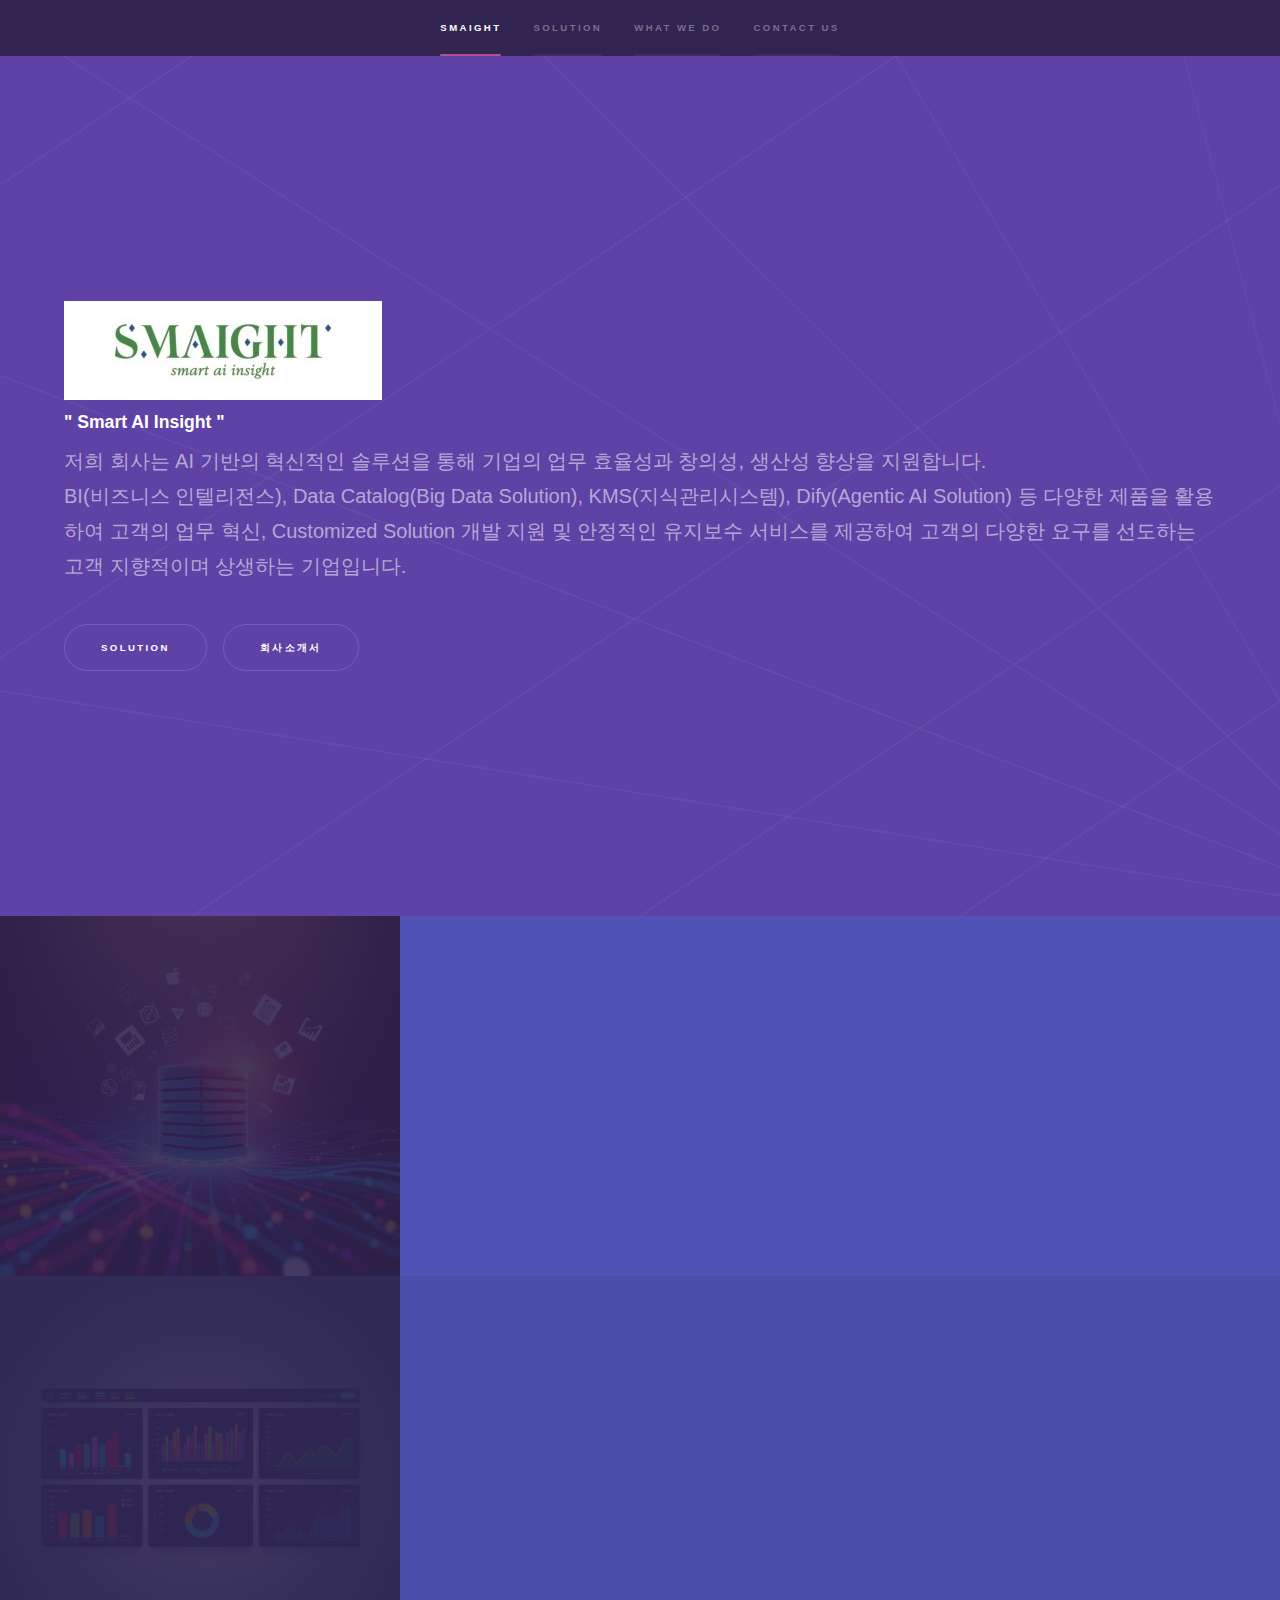
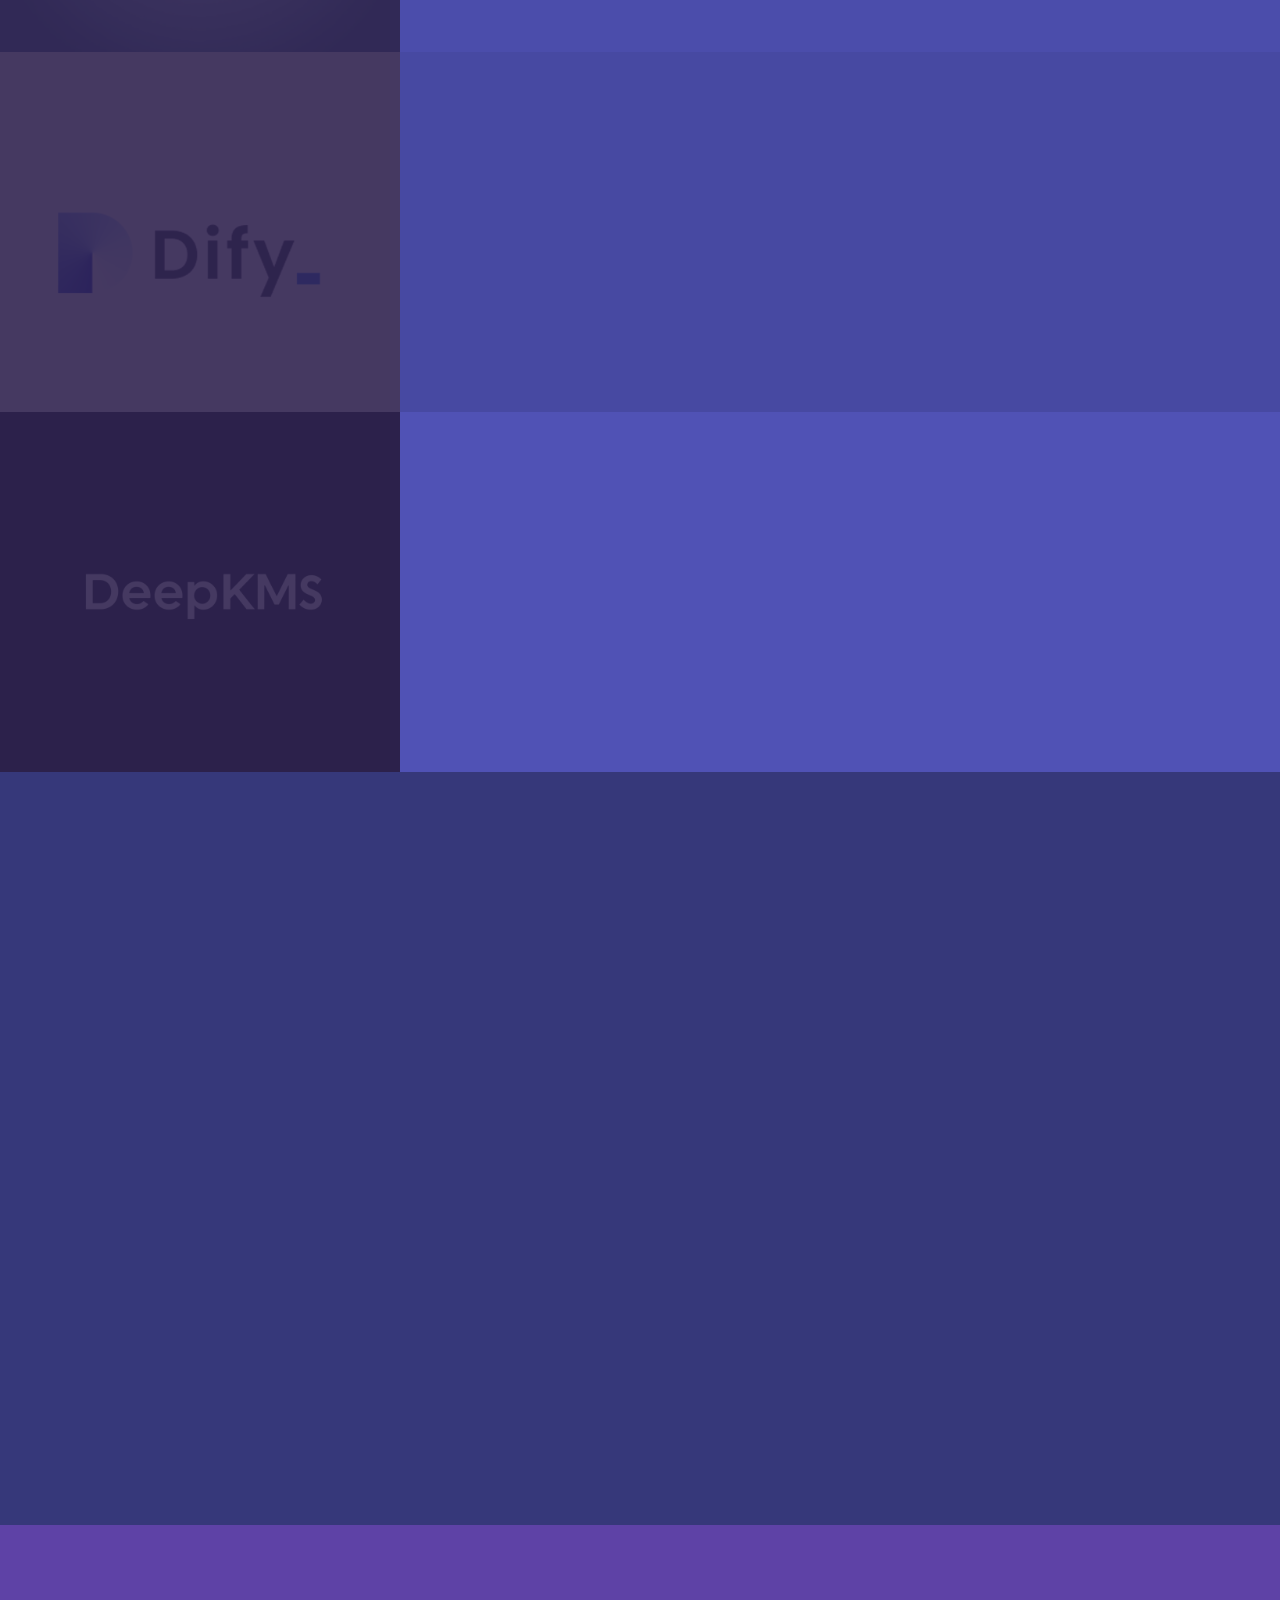
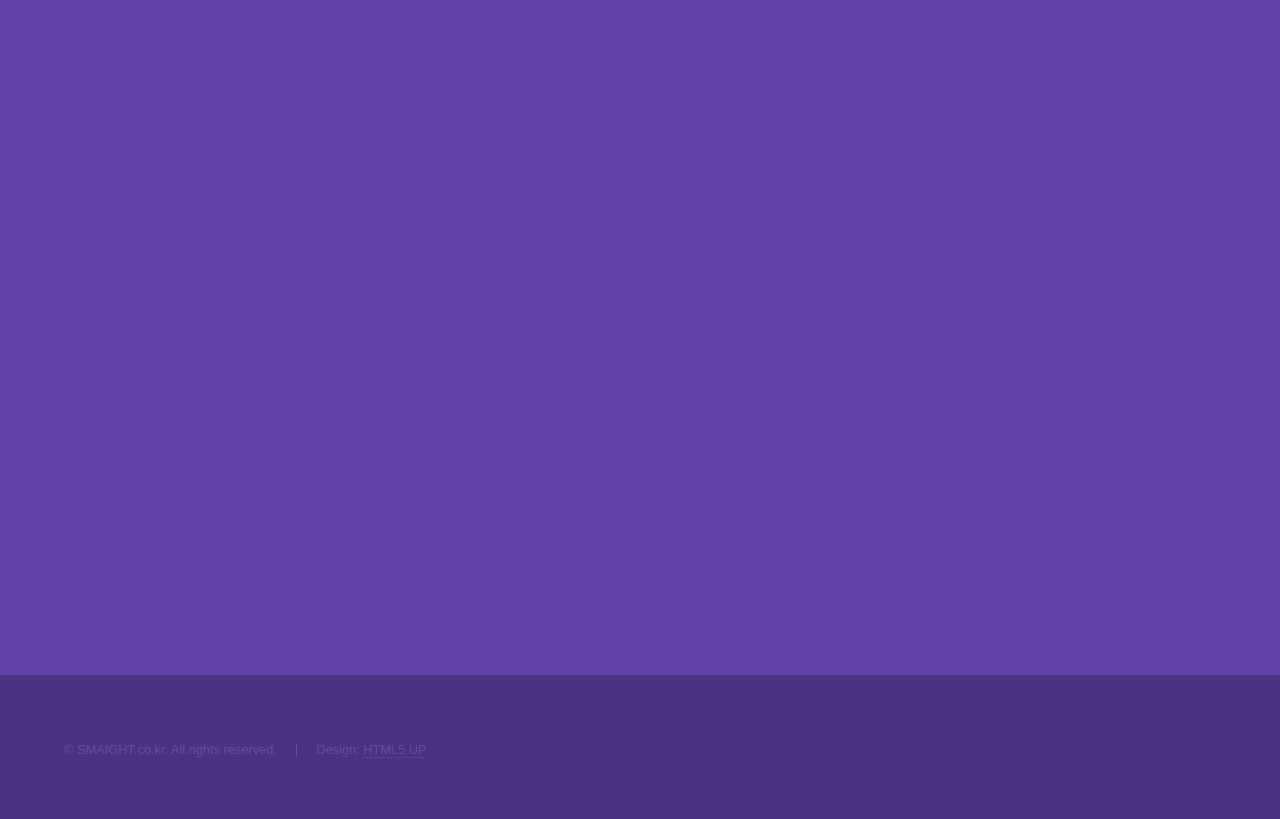
<file: index.html>
<!DOCTYPE HTML>
<!--
	Hyperspace by HTML5 UP
	html5up.net | @ajlkn
	Free for personal and commercial use under the CCA 3.0 license (html5up.net/license)
-->
<html>
	<head>
		<title>WELCOM TO OUR SMAIGHT COMPANY</title>
		<meta charset="utf-8" />
		<meta name="viewport" content="width=device-width, initial-scale=1, user-scalable=no" />
		<link rel="stylesheet" href="assets/css/main.css" />
		<noscript><link rel="stylesheet" href="assets/css/noscript.css" /></noscript>
	</head>
	<body class="is-preload">

		<!-- Sidebar -->
			<section id="sidebar">
				<div class="inner">
					<nav>
						<ul>
							<li><a href="#intro">SMAIGHT</a></li>
							<li><a href="#one">SOLUTION</a></li>
							<li><a href="#two">WHAT WE DO</a></li>
							<li><a href="#three">CONTACT US</a></li>
						</ul>
					</nav>
				</div>
			</section>

		<!-- Wrapper -->
			<div id="wrapper">

				<!-- Intro -->
					<section id="intro" class="wrapper style1 fullscreen fade-up">
						<div class="inner">
                <!-- <h1>SMAIGHT</h1> --> <img src="images/ci_logo.jpg" alt="" data-position="center center" /> <h3>" Smart AI Insight "</h3>
							  <p>저희 회사는 AI 기반의 혁신적인 솔루션을 통해 기업의 업무 효율성과 창의성, 생산성 향상을 지원합니다.<br/> BI(비즈니스 인텔리전스), Data Catalog(Big Data Solution), KMS(지식관리시스템), Dify(Agentic AI Solution) 등 다양한 제품을 활용하여 고객의 업무 혁신, Customized Solution 개발 지원 및 안정적인 유지보수 서비스를 제공하여 고객의 다양한 요구를 선도하는 고객 지향적이며 상생하는 기업입니다.</p>
							<ul class="actions">
								  <li><a href="#one" class="button scrolly">SOLUTION</a></li>
								  <li><a href="assets/ppt/스마이트회사소개서.pdf?20250604" class="button scrolly">회사소개서</a></li>
							</ul>
						</div>
					</section>

				<!-- One -->
					<section id="one" class="wrapper style2 spotlights">
						<section>
							<a href="#" class="image"><img src="images/c_db.png" alt="" data-position="center center" /></a>
							<div class="content">
								<div class="inner">
									<h2>CRYSTAL DB</h2>
									<p>CRYSTAL DB는 데이터 자산의 조직화된 인벤토리로써 데이터 전문가가 검색 및 거버넌스를 지원하기 위해 메타데이터를 수집,구성,접속하여 조직이 데이터를 관리하는 솔루션을 제공합니다.</p>
									<ul class="actions">
										  <li><a href="crystal_db.html" class="button">Discover</a></li>
									</ul>
								</div>
							</div>
						</section>
						<section>
							  <a href="#" class="image"><img src="images/c_view.png" alt="" data-position="top center" /></a>
							  <div class="content">
								    <div class="inner">
									      <h2>CRYSTAL VIEW</h2>
									      <p>CRYSTAL VIEW는 데이터를 다양한 차트와 대시보드로 시각화하여 제공 사용자는 복잡한 데이터를 직관적으로 이해하고, 성과를 비교하며, 숨겨진 인사이트를 빠르게 파악할 수 있습니다. 미리 만들어진 대시보드나 커스터마이징 가능한 화면을 활용하여 효율적인 데이터 분석 및 의사결정을 지원합니다.</p>
									      <ul class="actions">
										        <li><a href="crystal_view.html" class="button">Discover</a></li>
									      </ul>
								    </div>
							  </div>
						</section>
						<section>
							  <a href="#" class="image"><img src="images/dify.png" alt="" data-position="25% 25%" /></a>
							  <div class="content">
								    <div class="inner">
									      <h2>Dify.ai</h2>
									      <p>생성형 AI를 통한 비즈니스 혁신,에이전트 기반 자동화 도구</p>
									      <ul class="actions">
										        <li><a href="dify.html" class="button">Discover</a></li>
									      </ul>
								    </div>
							  </div>
						</section>
						<section>
							  <a href="#" class="image"><img src="images/dkms.png" alt="" data-position="50% 50%" /></a>
							<div class="content">
								<div class="inner">
									<h2>DeepKMS</h2>
									<p>LLM기반의 지식관리(KMS) 챗봇</p>
									<ul class="actions">
										  <li><a href="dkms.html" class="button">Discover</a></li>
									</ul>
								</div>
							</div>
						</section>
					</section>

				<!-- Two -->
					<section id="two" class="wrapper style3 fade-up">
						<div class="inner">
							<h2>WHAT WE DO</h2>
							<p>선도적 IT 연구개발로 기술 혁신을 이끌며, BI Solution / CRYSTAL 등 검증된 솔루션 제공과 고객 맞춤형 IT 시스템 구축을 통해 고객 비즈니스를 강화합니다. 더불어 전문적인 운영 및 최적화 서비스로 디지털 자산을 보호하고 핵심 역량 집중을 지원하여, 고객의 성공적인 성장을 약속드립니다.</p>
							<div class="features">
								<section>
									<span class="icon solid major fa-dna"></span>
									<h3>연구개발</h3>
									<p>저희는 고객의 미래를 위해 AI 연구개발에 집중합니다. 최신 기술 트렌드를 연구하고 혁신적인 솔루션을 개발하여 새로운 비즈니스 가치를 창출하고 성장을 이끌어갑니다.</p>
								</section>
								<section>
									<span class="icon solid major fa-box-open"></span>
									<h3>솔루션 판매</h3>
									<p>자사의 BI Solution(CRYSTAL VIEW, CRYSTAL DB)과 Dify.ai, DeepKMS를 고객에 맞게 구축하고 성장할 수 있도록 지원하고 있습니다. </p>
								</section>
								<section>
									<span class="icon solid major fa-link"></span>
									<h3>고객 맞춤형 IT 솔루션 구축</h3>
									<p>개별 고객 환경과 요구에 최적화된 IT 솔루션을 전문적인 분석과 최신 기술을 활용하여 설계, 개발 및 구축함으로써 비즈니스 성장을 효과적으로 지원합니다.</p>
								</section>
								<section>
									<span class="icon solid major fa-desktop"></span>
									<h3>디지털 자산 운영 및 최적화 서비스</h3>
									<p>우리의 SM 서비스가 고객의 IT 투자를 보호하고, 핵심 비즈니스에 집중할 수 있도록 지원하며, 나아가 비즈니스 성장에 기여합니다.</p>
								</section>
							</div>
							<ul class="actions">
								  <!-- <li><a href="generic.html" class="button">Discover</a></li> -->
							</ul>
						</div>
					</section>

				<!-- Three -->
					<section id="three" class="wrapper style1 fade-up">
						<div class="inner">
							<h2>CONTACT US</h2>
							<p>귀사의 IT요구사항에 맞는 솔루션제공을 위해 최선을 다합니다.<br/> 궁금한 사항에대해 문의주시면 성심성의껏 답변드리겠습니다.</p>
							<div class="split style1">
								<section>
                    <div class="iframe-container">
									  <iframe src="https://www.google.com/maps/embed?pb=!1m18!1m12!1m3!1d3163.3645055196803!2d127.05189227583219!3d37.54647512527822!2m3!1f0!2f0!3f0!3m2!1i1024!2i768!4f13.1!3m3!1m2!1s0x357ca49646b49c11%3A0x30b1f71b2992db38!2z7ISc7Jq47Yq567OE7IucIOyEseuPmeq1rCDslYTssKjsgrDroZw36ri4IDE1LTE!5e0!3m2!1sko!2skr!4v1748249654099!5m2!1sko!2skr" width="600" height="450" style="border:0;" allowfullscreen="" loading="lazy" referrerpolicy="no-referrer-when-downgrade"></iframe>
                    </div>
								</section>
								<section>
									<ul class="contact">
										<li>
											<h3>Address</h3>
											<span>
											서울시 성동구 아차산로7길 15-1<br />
											제이제이빌딩 3층</span>
										</li>
										<li>
											<h3>Email</h3>
											<a href="#">sales@smaight.co.kr</a>
										</li>
										<!-- <li>
											   <h3>Phone</h3>
											   <span>+82 010-3739-5844</span>
										     </li> -->
                    <!-- 
										<li>
											<h3>Social</h3>
											<ul class="icons">
												<li><a href="#" class="icon brands fa-twitter"><span class="label">Twitter</span></a></li>
												<li><a href="#" class="icon brands fa-facebook-f"><span class="label">Facebook</span></a></li>
												<li><a href="#" class="icon brands fa-github"><span class="label">GitHub</span></a></li>
												<li><a href="#" class="icon brands fa-instagram"><span class="label">Instagram</span></a></li>
												<li><a href="#" class="icon brands fa-linkedin-in"><span class="label">LinkedIn</span></a></li>
											</ul>
										</li>
                    -->
									</ul>
								</section>
							</div>
						</div>
					</section>

			</div>

		<!-- Footer -->
			<footer id="footer" class="wrapper style1-alt">
				<div class="inner">
					<ul class="menu">
						<li>&copy; SMAIGHT.co.kr. All rights reserved.</li><li>Design: <a href="http://html5up.net">HTML5 UP</a></li>
					</ul>
				</div>
			</footer>

		<!-- Scripts -->
			<script src="assets/js/jquery.min.js"></script>
			<script src="assets/js/jquery.scrollex.min.js"></script>
			<script src="assets/js/jquery.scrolly.min.js"></script>
			<script src="assets/js/browser.min.js"></script>
			<script src="assets/js/breakpoints.min.js"></script>
			<script src="assets/js/util.js"></script>
			<script src="assets/js/main.js"></script>

	</body>
</html>
</file>
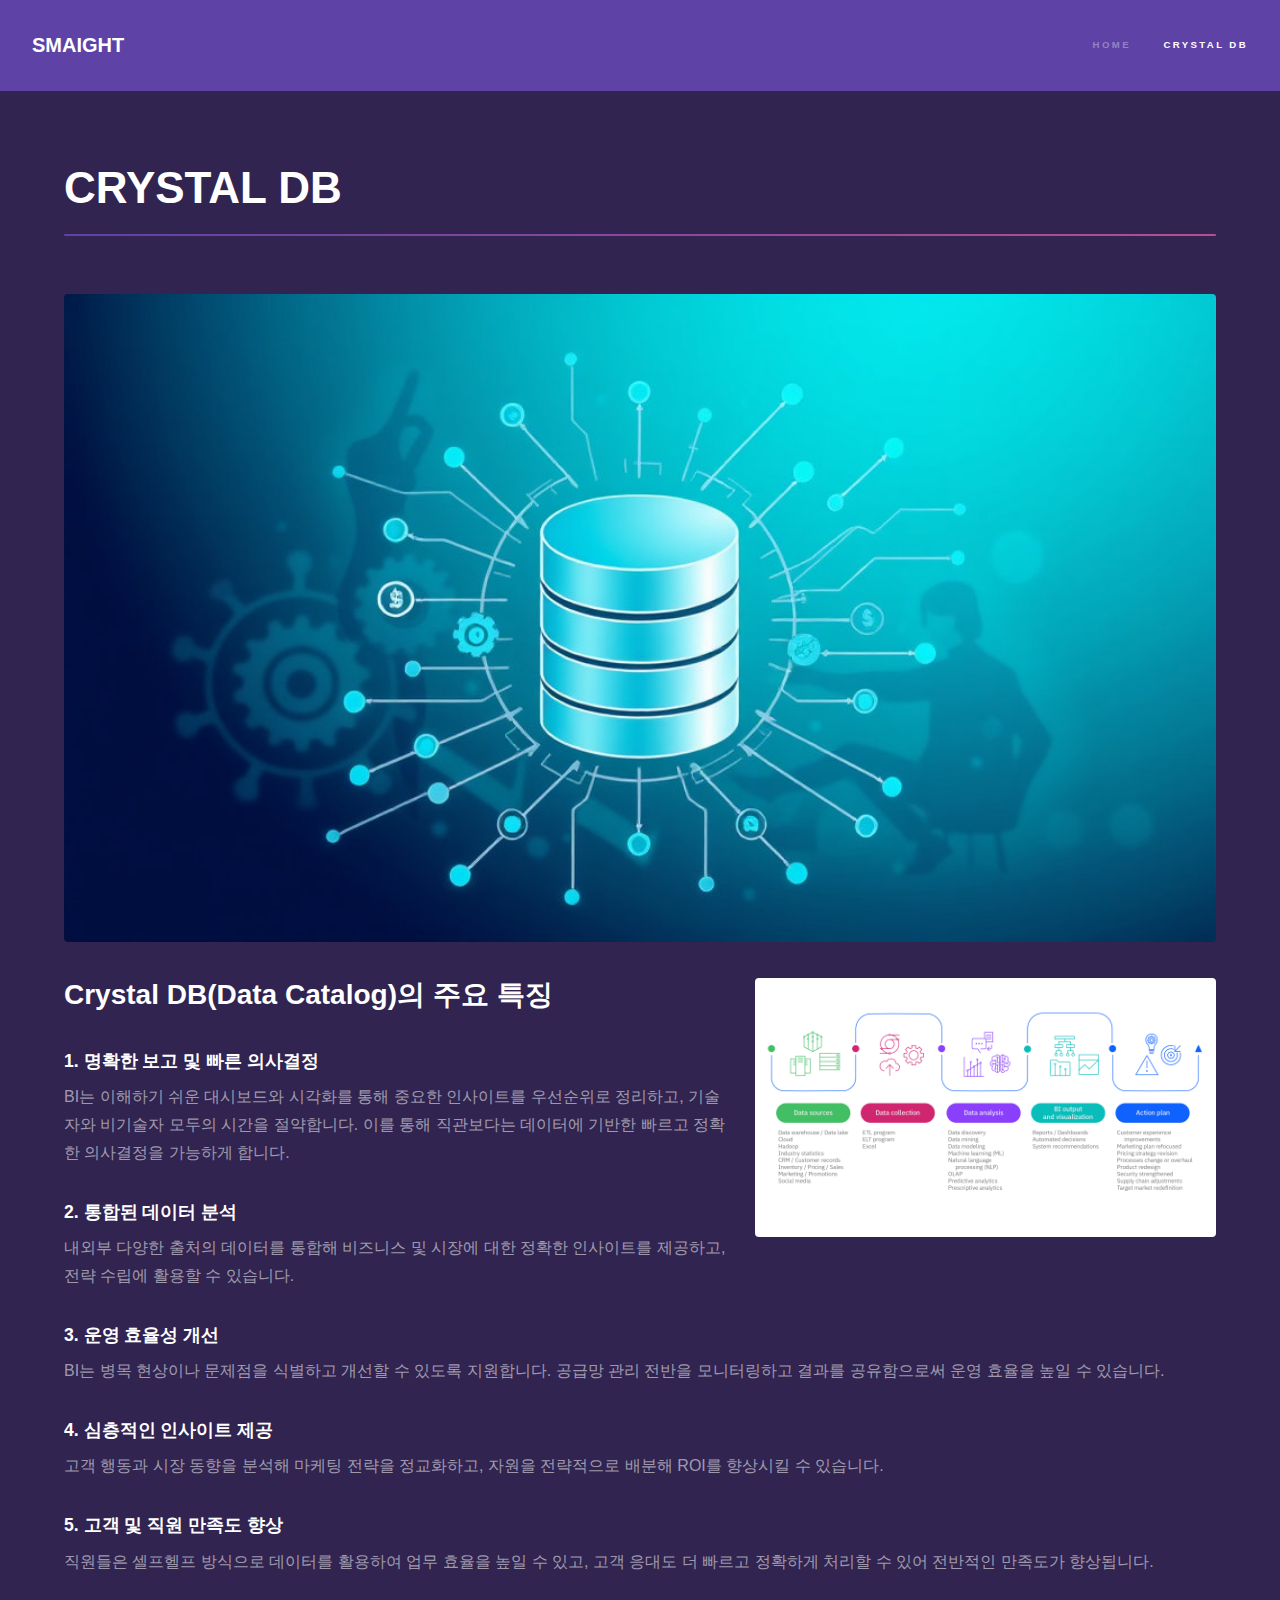
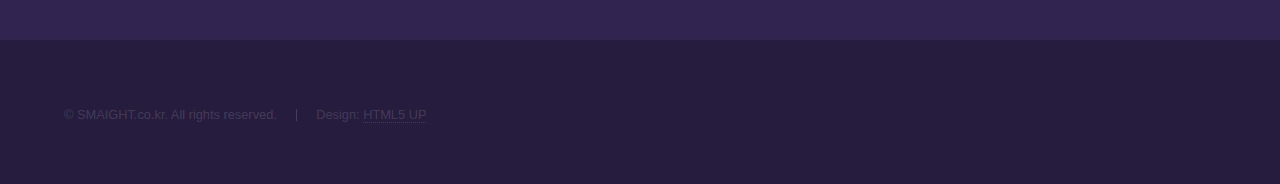
<file: crystal_db.html>
<!DOCTYPE HTML>
<!--
	SMAIGHT by HTML5 UP
	html5up.net | @ajlkn
	Free for personal and commercial use under the CCA 3.0 license (html5up.net/license)
-->
<html>
	<head>
		<title>CRYSTAL DB</title>
		<meta charset="utf-8" />
		<meta name="viewport" content="width=device-width, initial-scale=1, user-scalable=no" />
		<link rel="stylesheet" href="assets/css/main.css" />
		<noscript><link rel="stylesheet" href="assets/css/noscript.css" /></noscript>
	</head>
	<body class="is-preload">

		<!-- Header -->
			<header id="header">
				<a href="index.html" class="title">SMAIGHT</a>
				<nav>
					<ul>
						<li><a href="index.html">Home</a></li>
						<li><a href="crystal_db.html" class="active">CRYSTAL DB</a></li>
						<!-- <li><a href="elements.html">Elements</a></li> -->
					</ul>
				</nav>
			</header>

		<!-- Wrapper -->
			<div id="wrapper">

				<!-- Main -->
					<section id="main" class="wrapper">
						<div class="inner">
							  <h1 class="major">CRYSTAL DB</h1>
							<span class="image fit"><img src="images/c_db_d3.png" alt="" /></span>
							<span class="image right"><img src="images/business-intelligence-diagram.jpg" alt="" /></span>
							<p><h2>Crystal DB(Data Catalog)의 주요 특징</h2> <p>
                      <h3>1. 명확한 보고 및 빠른 의사결정</h3> BI는 이해하기 쉬운 대시보드와 시각화를 통해 중요한 인사이트를 우선순위로 정리하고, 기술자와 비기술자 모두의 시간을 절약합니다. 이를 통해 직관보다는 데이터에 기반한 빠르고 정확한 의사결정을 가능하게 합니다.
                  </p>

                  <p><h3>2. 통합된 데이터 분석</h3>              내외부 다양한 출처의 데이터를 통합해 비즈니스 및 시장에 대한 정확한 인사이트를 제공하고, 전략 수립에 활용할 수 있습니다.</p>
                      <p><h3>3. 운영 효율성 개선</h3> BI는 병목 현상이나 문제점을 식별하고 개선할 수 있도록 지원합니다. 공급망 관리 전반을 모니터링하고 결과를 공유함으로써 운영 효율을 높일 수 있습니다.</p>

                      <p><h3>4. 심층적인 인사이트 제공</h3> 고객 행동과 시장 동향을 분석해 마케팅 전략을 정교화하고, 자원을 전략적으로 배분해 ROI를 향상시킬 수 있습니다.</p>

                      <p><h3>5. 고객 및 직원 만족도 향상</h3> 직원들은 셀프헬프 방식으로 데이터를 활용하여 업무 효율을 높일 수 있고, 고객 응대도 더 빠르고 정확하게 처리할 수 있어 전반적인 만족도가 향상됩니다.</p></p>

						</div>
					</section>

			</div>

		<!-- Footer -->
			<footer id="footer" class="wrapper alt">
				<div class="inner">
					<ul class="menu">
						<li>&copy; SMAIGHT.co.kr. All rights reserved.</li><li>Design: <a href="http://html5up.net">HTML5 UP</a></li>
					</ul>
				</div>
			</footer>

		<!-- Scripts -->
			<script src="assets/js/jquery.min.js"></script>
			<script src="assets/js/jquery.scrollex.min.js"></script>
			<script src="assets/js/jquery.scrolly.min.js"></script>
			<script src="assets/js/browser.min.js"></script>
			<script src="assets/js/breakpoints.min.js"></script>
			<script src="assets/js/util.js"></script>
			<script src="assets/js/main.js"></script>

	</body>
</html>
</file>
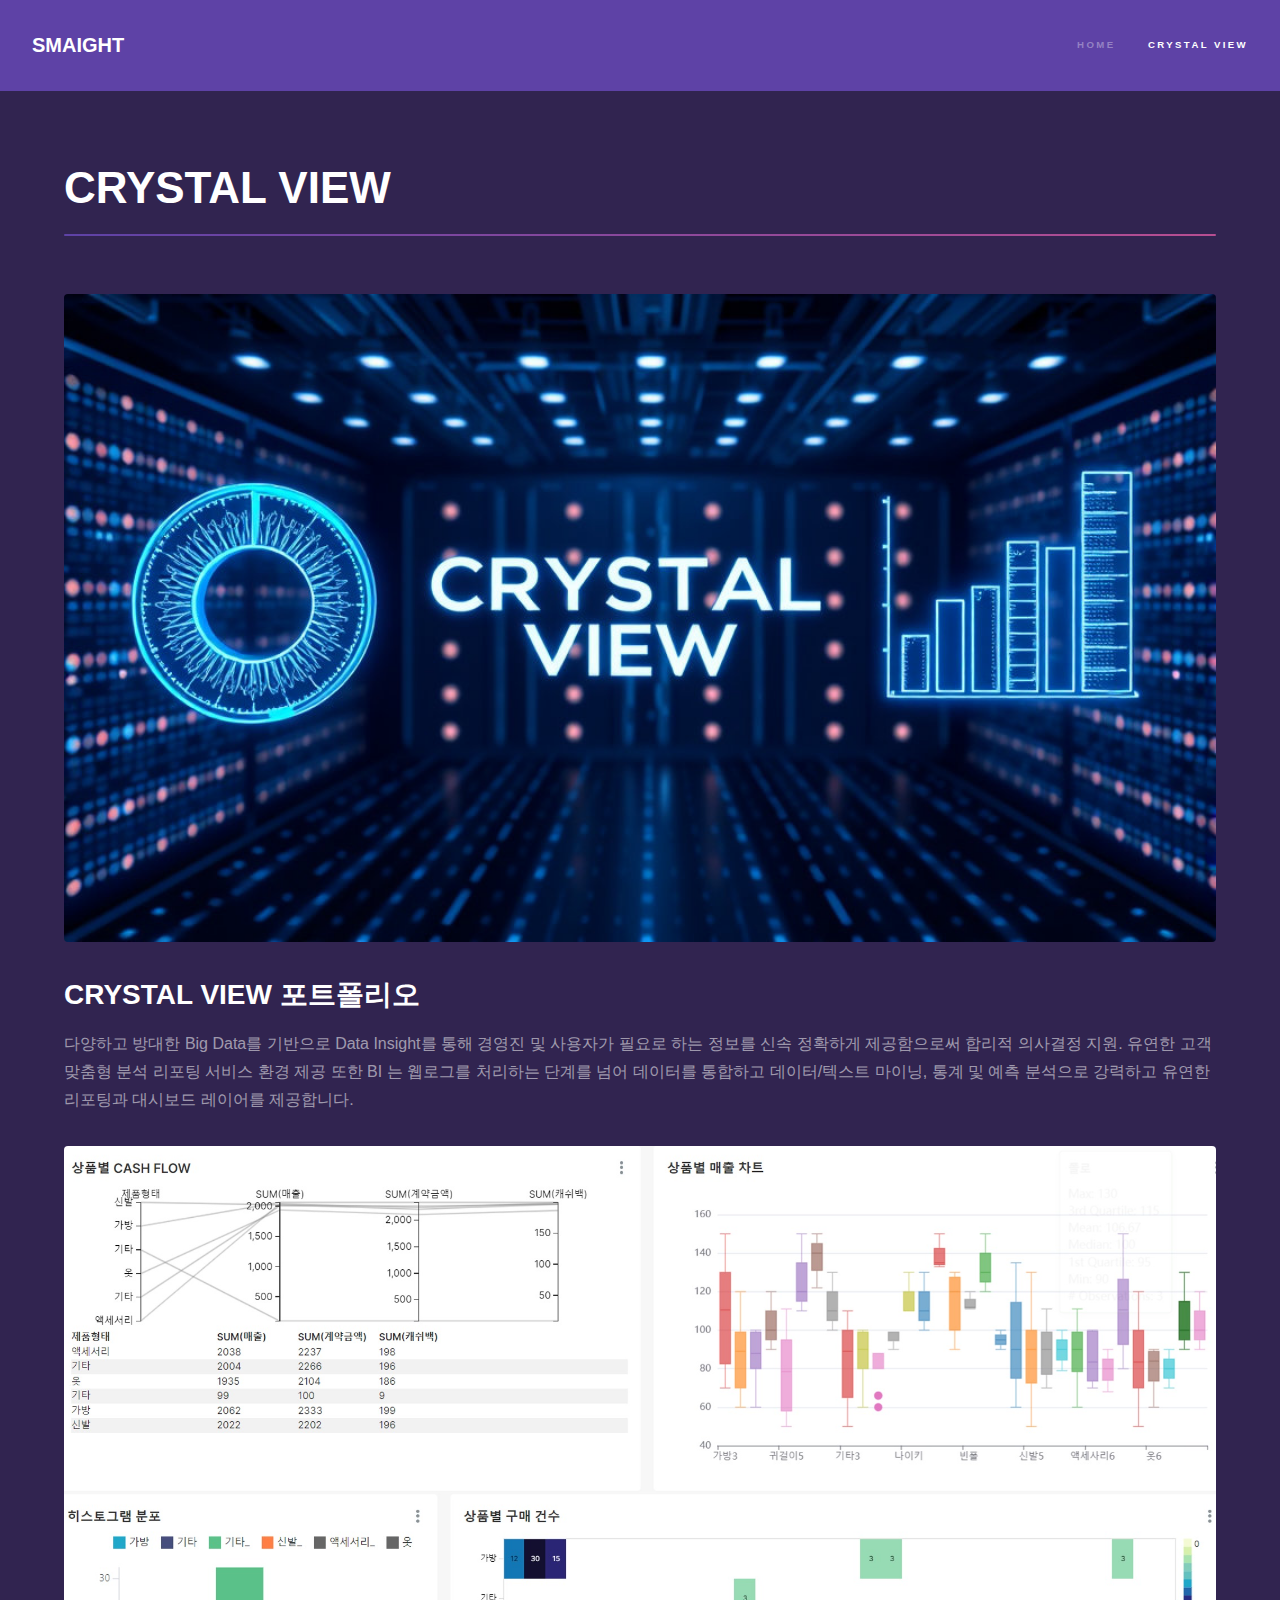
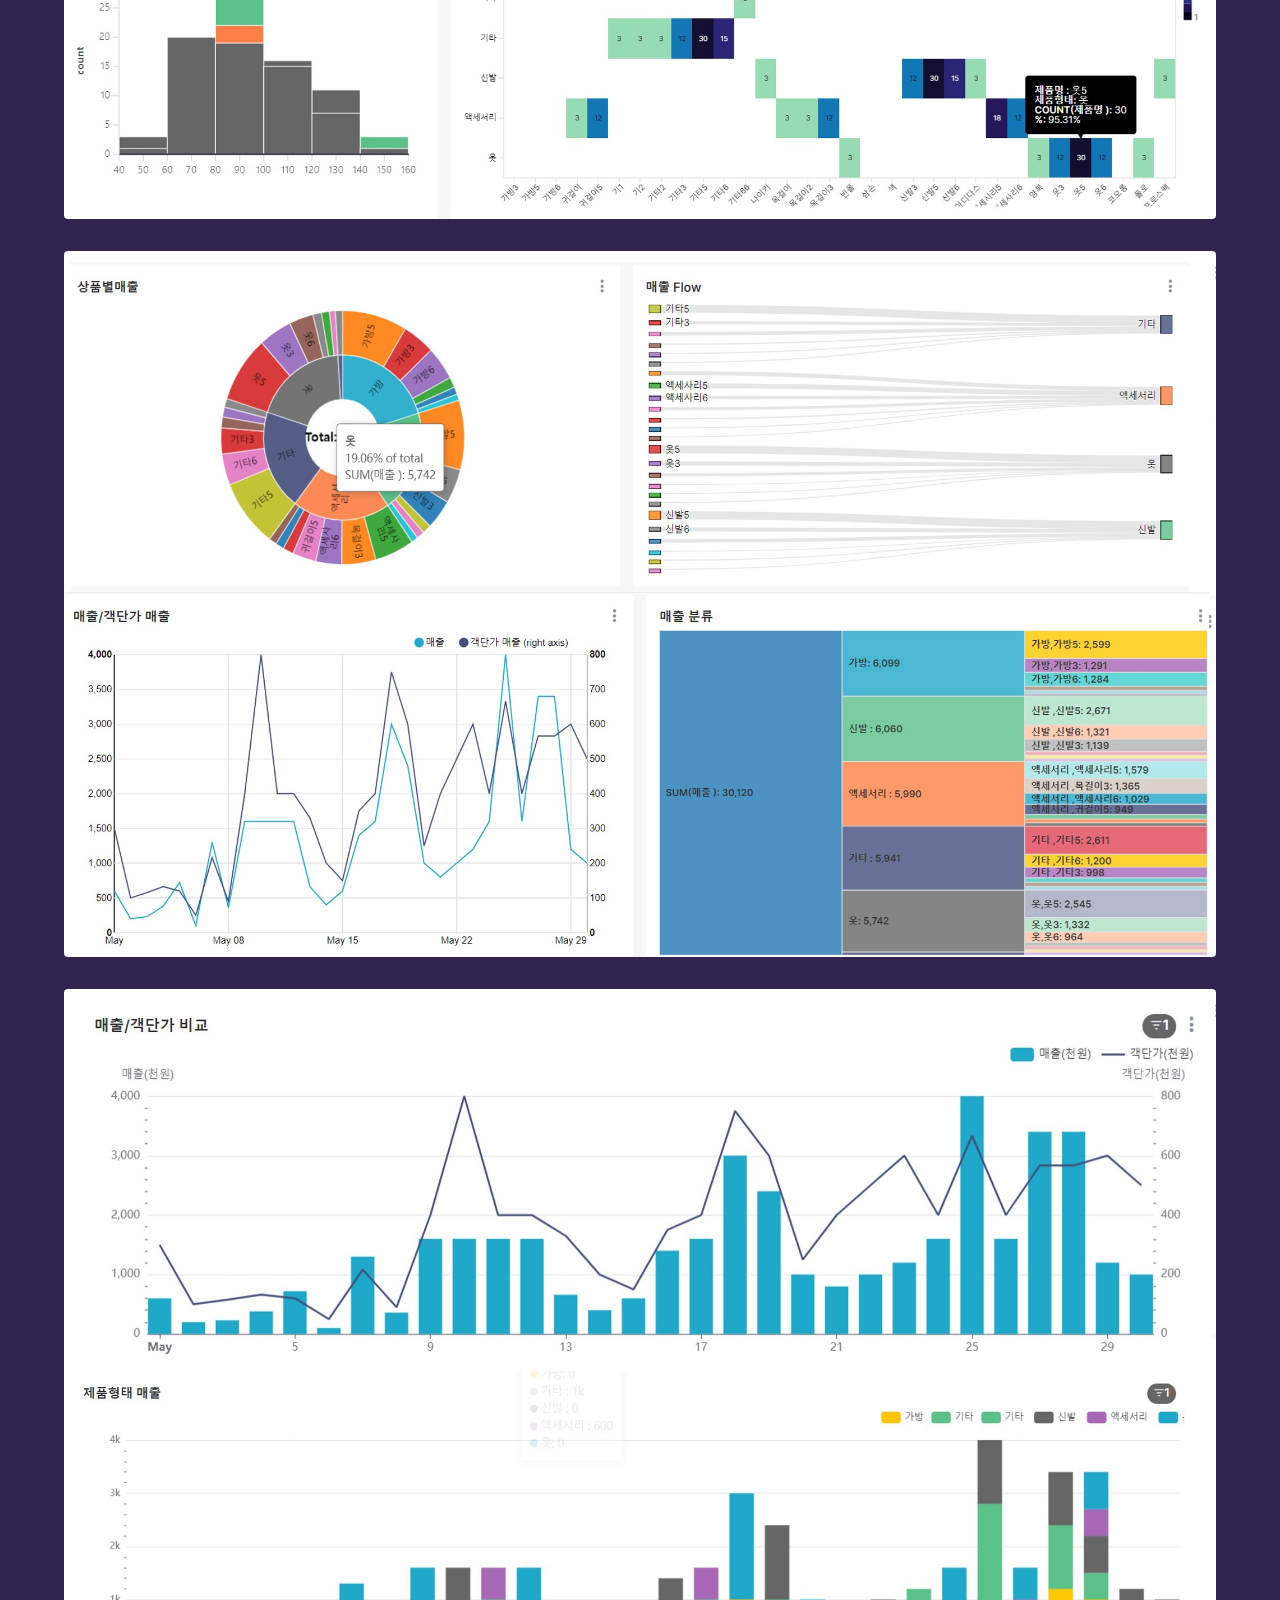
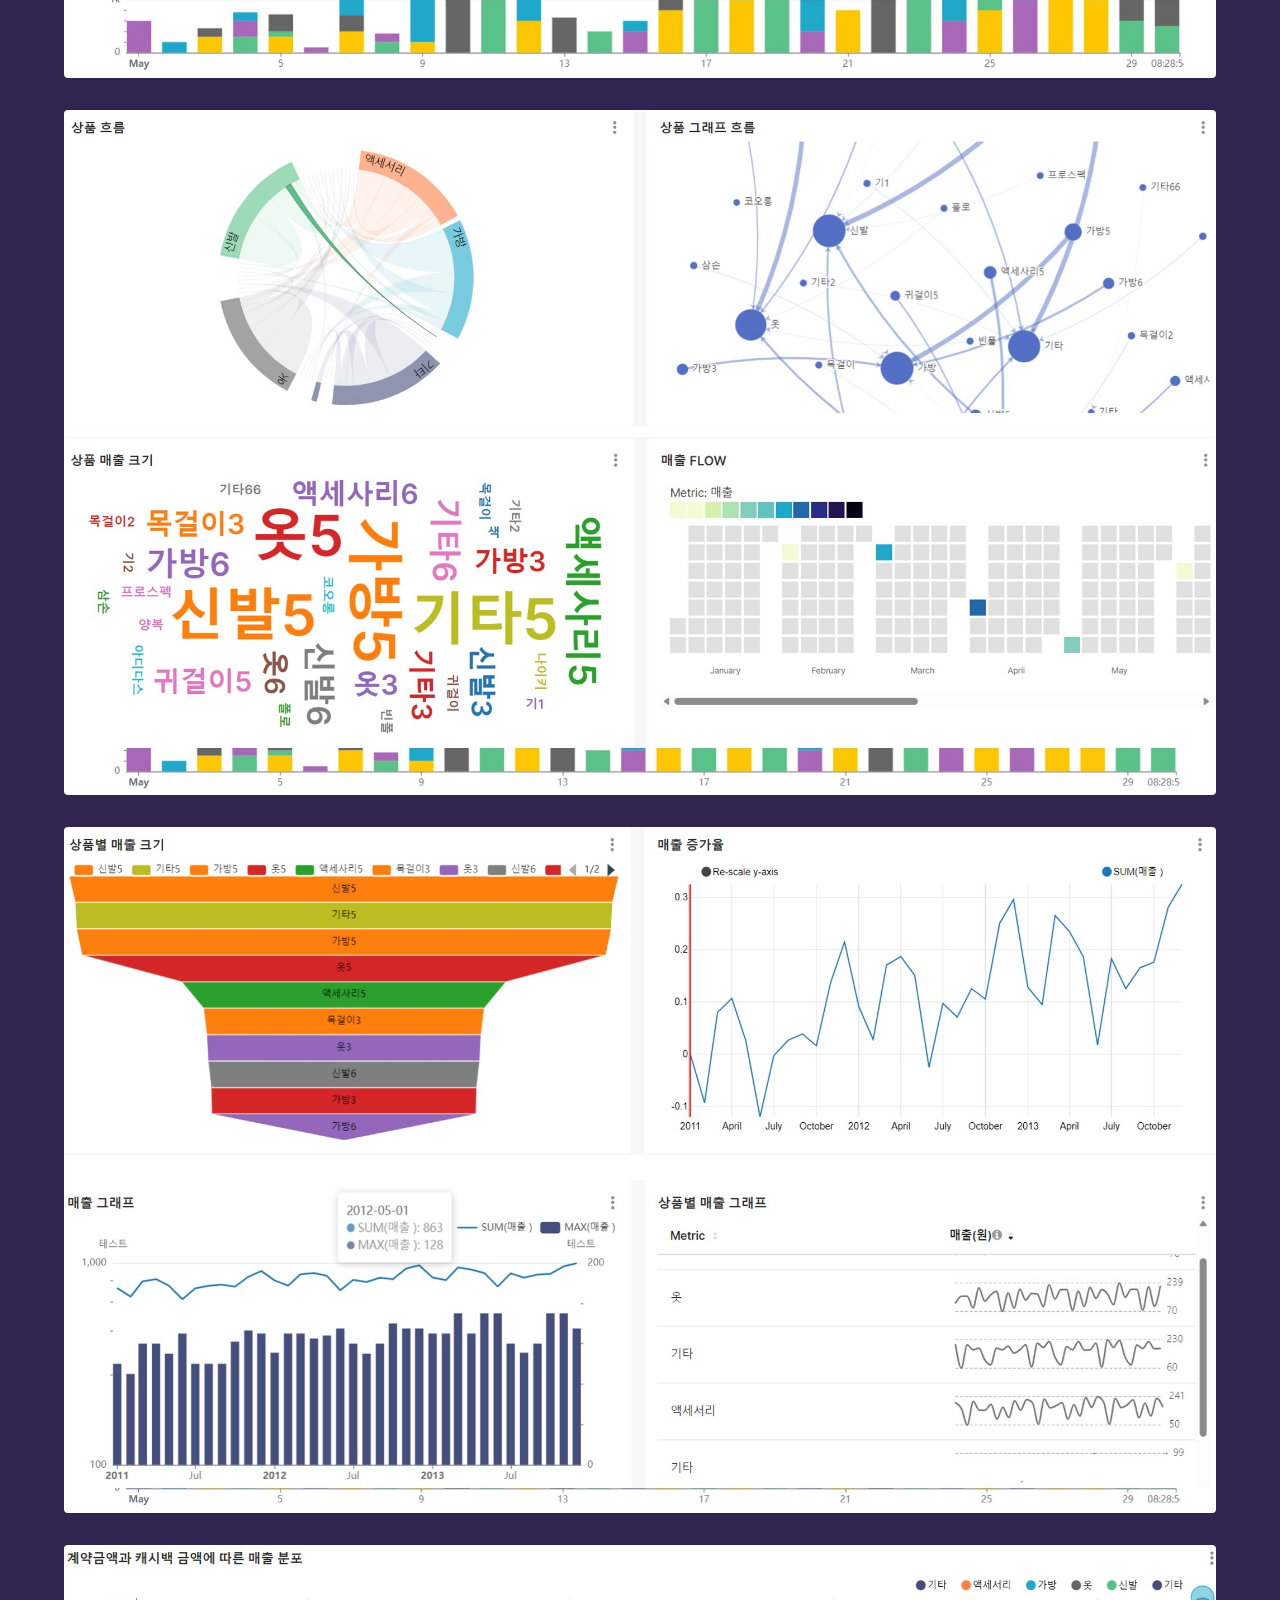
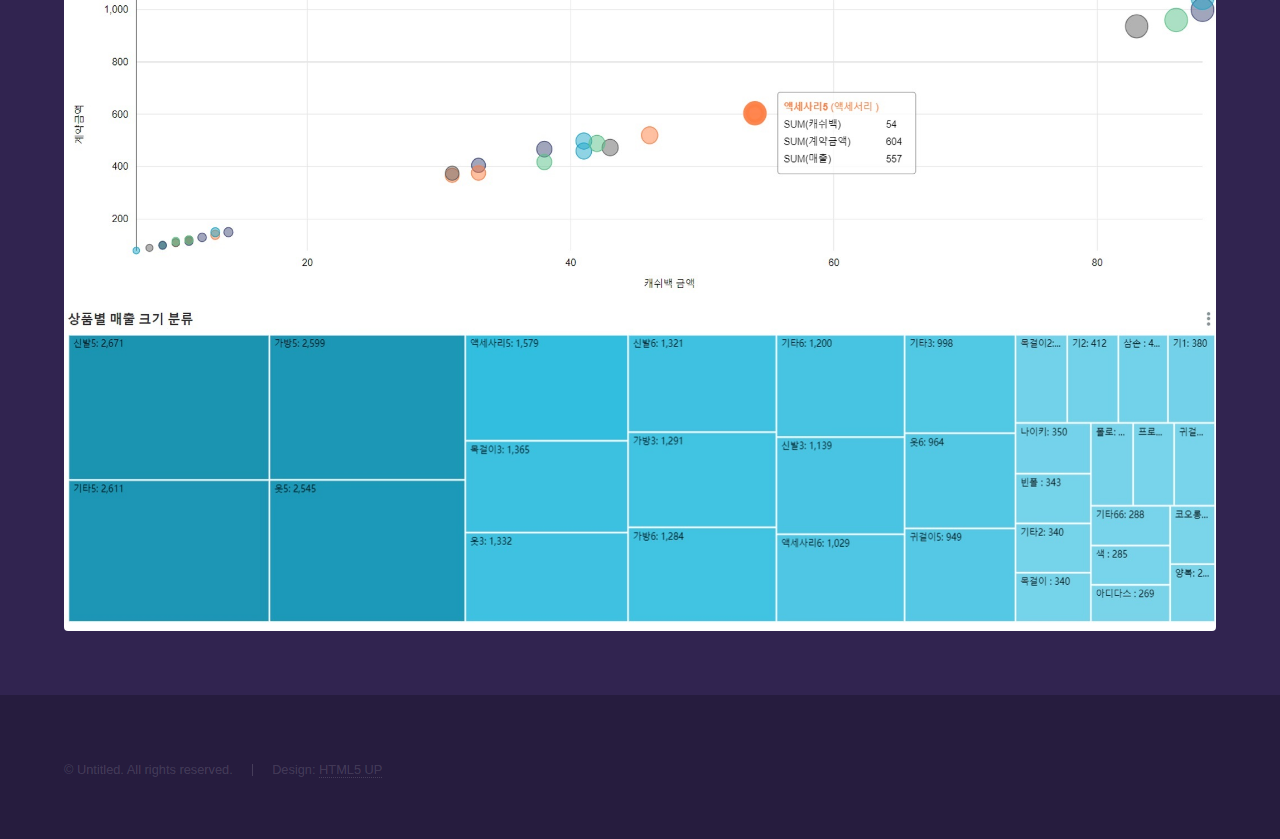
<file: crystal_view.html>
<!DOCTYPE HTML>
<!--
	SMAIGHT by HTML5 UP
	html5up.net | @ajlkn
	Free for personal and commercial use under the CCA 3.0 license (html5up.net/license)
-->
<html>
	<head>
		<title>CRYSTAL VIEW</title>
		<meta charset="utf-8" />
		<meta name="viewport" content="width=device-width, initial-scale=1, user-scalable=no" />
		<link rel="stylesheet" href="assets/css/main.css" />
		<noscript><link rel="stylesheet" href="assets/css/noscript.css" /></noscript>
	</head>
	<body class="is-preload">

		<!-- Header -->
			<header id="header">
				  <a href="index.html" class="title">SMAIGHT</a>
				<nav>
					<ul>
						<li><a href="index.html">HOME</a></li>
						<li><a href="crystal_view.html" class="active">CRYSTAL VIEW</a></li>
						<!-- <li><a href="elements.html">Elements</a></li> -->
					</ul>
				</nav>
			</header>

		<!-- Wrapper -->
			<div id="wrapper">

				<!-- Main -->
					<section id="main" class="wrapper">
						<div class="inner">
							  <h1 class="major">CRYSTAL VIEW</h1>
							  <span class="image fit"><img src="images/c_view_d3.png" alt="" /></span>
                <h2>CRYSTAL VIEW 포트폴리오</h2>

							  <p>다양하고 방대한 Big Data를 기반으로 Data Insight를 통해 경영진 및 사용자가 필요로 하는 정보를 신속 정확하게 제공함으로써 합리적 의사결정 지원. 유연한 고객 맞춤형 분석 리포팅 서비스 환경 제공 또한 BI 는 웹로그를 처리하는 단계를 넘어 데이터를 통합하고 데이터/텍스트 마이닝, 통계 및 예측 분석으로 강력하고 유연한 리포팅과 대시보드 레이어를 제공합니다.  <p>
                  </p>
							  <span class="image fit"><img src="images/cview_01.jpg" alt="" /></span>
							  <span class="image fit"><img src="images/cview_02.jpg" alt="" /></span>
							  <span class="image fit"><img src="images/cview_03.jpg" alt="" /></span>
							  <span class="image fit"><img src="images/cview_04.jpg" alt="" /></span>
							  <span class="image fit"><img src="images/cview_05.jpg" alt="" /></span>
							  <span class="image fit"><img src="images/cview_06.jpg" alt="" /></span>
						</div>
					</section>

			</div>

		<!-- Footer -->
			<footer id="footer" class="wrapper alt">
				<div class="inner">
					<ul class="menu">
						<li>&copy; Untitled. All rights reserved.</li><li>Design: <a href="http://html5up.net">HTML5 UP</a></li>
					</ul>
				</div>
			</footer>

		<!-- Scripts -->
			<script src="assets/js/jquery.min.js"></script>
			<script src="assets/js/jquery.scrollex.min.js"></script>
			<script src="assets/js/jquery.scrolly.min.js"></script>
			<script src="assets/js/browser.min.js"></script>
			<script src="assets/js/breakpoints.min.js"></script>
			<script src="assets/js/util.js"></script>
			<script src="assets/js/main.js"></script>

	</body>
</html>
</file>
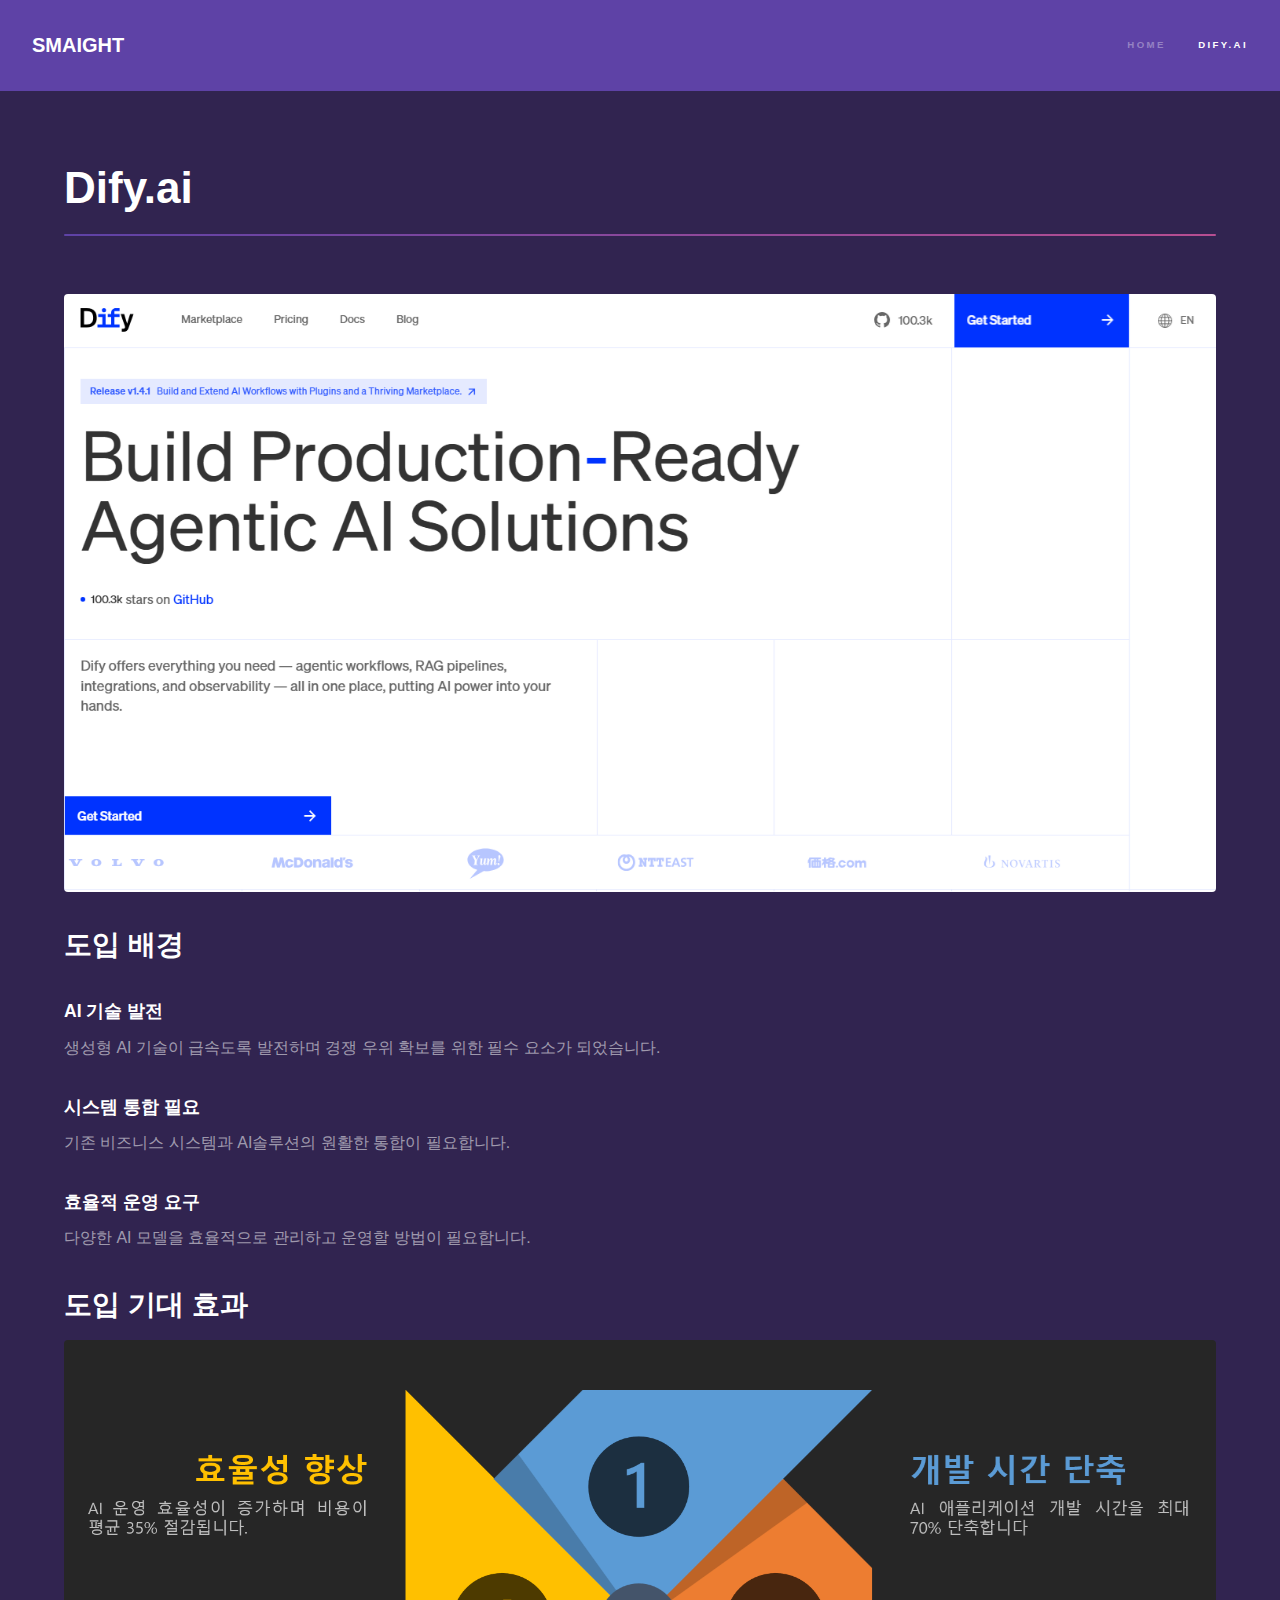
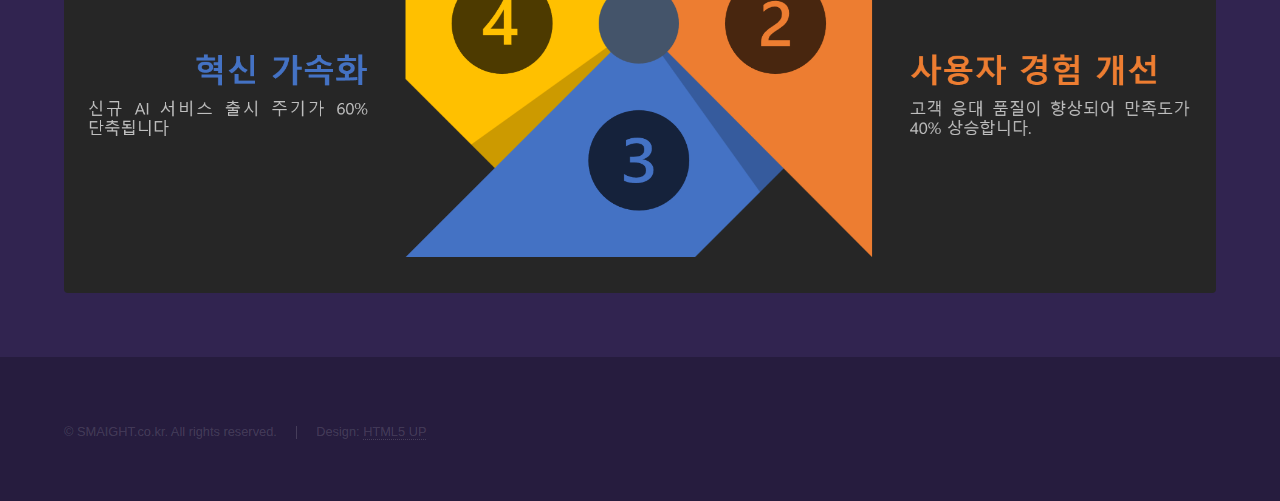
<file: dify.html>
<!DOCTYPE HTML>
<!--
	SMAIGHT by HTML5 UP
	html5up.net | @ajlkn
	Free for personal and commercial use under the CCA 3.0 license (html5up.net/license)
-->
<html>
	<head>
		  <title>Dify.ai</title>
		<meta charset="utf-8" />
		<meta name="viewport" content="width=device-width, initial-scale=1, user-scalable=no" />
		<link rel="stylesheet" href="assets/css/main.css" />
		<noscript><link rel="stylesheet" href="assets/css/noscript.css" /></noscript>
	</head>
	<body class="is-preload">

		<!-- Header -->
			<header id="header">
				  <a href="index.html" class="title">SMAIGHT</a>
				<nav>
					<ul>
						<li><a href="index.html">Home</a></li>
						<li><a href="dify.html" class="active">Dify.ai</a></li>
						<!-- <li><a href="elements.html">Elements</a></li> -->
					</ul>
				</nav>
			</header>

		<!-- Wrapper -->
			<div id="wrapper">

				<!-- Main -->
					<section id="main" class="wrapper">
						<div class="inner">
							  <h1 class="major">Dify.ai</h1>
							<span class="image fit"><img src="images/dify_d3.png" alt="" /></span>
              <!-- <span class="image right"><img src="images/dify_d3.jpg" alt="" /></span> -->
              <p><h2>도입 배경</h2> <p>
                  <h3>AI 기술 발전</h3>
							    <p>생성형 AI 기술이 급속도록 발전하며 경쟁 우위 확보를 위한 필수 요소가 되었습니다.</p>
                  <h3>시스템 통합 필요</h3>
							    <p>기존 비즈니스 시스템과 AI솔루션의 원활한 통합이 필요합니다.</p>
                  <h3>효율적 운영 요구</h3>
							    <p>다양한 AI 모델을 효율적으로 관리하고 운영할 방법이 필요합니다.</p>
                  <p><h2>도입 기대 효과</h2> <p>
							        <span class="image fit"><img src="images/c_view_01.png" alt="" /></span>
						</div>
					</section>

			</div>

		<!-- Footer -->
			<footer id="footer" class="wrapper alt">
				<div class="inner">
					<ul class="menu">
						<li>&copy; SMAIGHT.co.kr. All rights reserved.</li><li>Design: <a href="http://html5up.net">HTML5 UP</a></li>
					</ul>
				</div>
			</footer>

		<!-- Scripts -->
			<script src="assets/js/jquery.min.js"></script>
			<script src="assets/js/jquery.scrollex.min.js"></script>
			<script src="assets/js/jquery.scrolly.min.js"></script>
			<script src="assets/js/browser.min.js"></script>
			<script src="assets/js/breakpoints.min.js"></script>
			<script src="assets/js/util.js"></script>
			<script src="assets/js/main.js"></script>

	</body>
</html>
</file>
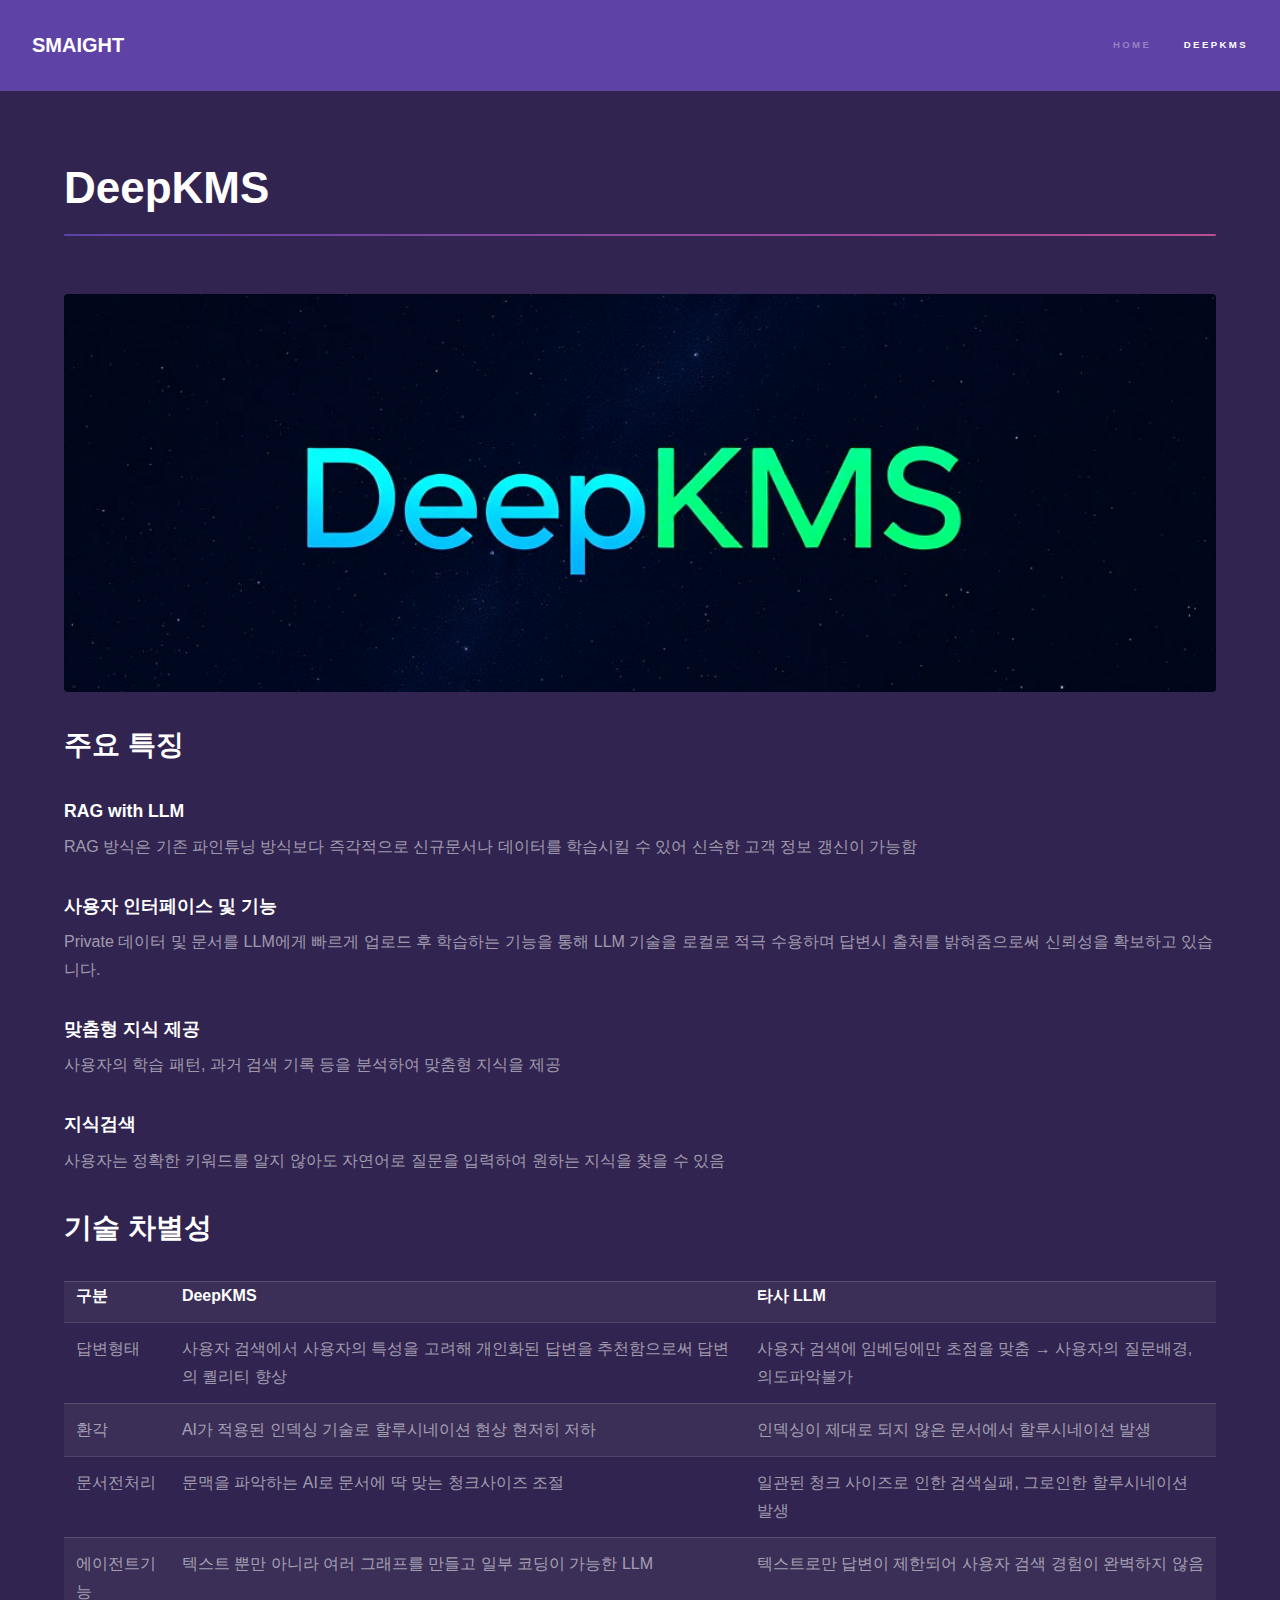
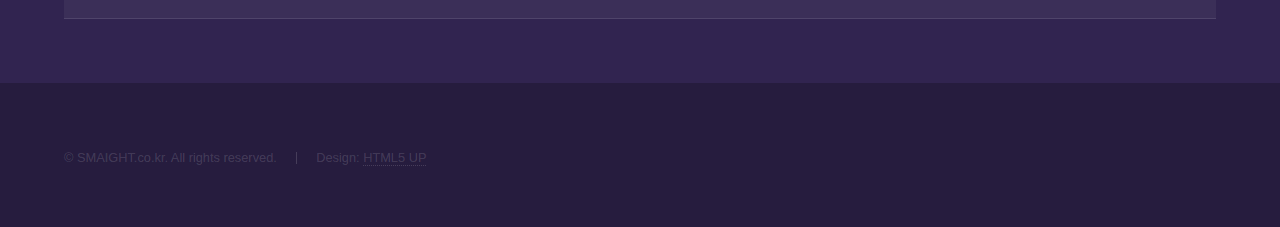
<file: dkms.html>
<!DOCTYPE HTML>
<!--
	SMAIGHT by HTML5 UP
	html5up.net | @ajlkn
	Free for personal and commercial use under the CCA 3.0 license (html5up.net/license)
-->
<html>
	<head>
		  <title>DeepKMS</title>
		<meta charset="utf-8" />
		<meta name="viewport" content="width=device-width, initial-scale=1, user-scalable=no" />
		<link rel="stylesheet" href="assets/css/main.css" />
		<noscript><link rel="stylesheet" href="assets/css/noscript.css" /></noscript>
	</head>
	<body class="is-preload">

		<!-- Header -->
			<header id="header">
				  <a href="index.html" class="title">SMAIGHT</a>
				<nav>
					<ul>
						<li><a href="index.html">Home</a></li>
						<li><a href="dify.html" class="active">DeepKMS</a></li>
						<!-- <li><a href="elements.html">Elements</a></li> -->
					</ul>
				</nav>
			</header>

		<!-- Wrapper -->
			<div id="wrapper">

				<!-- Main -->
					<section id="main" class="wrapper">
						<div class="inner">
							  <h1 class="major">DeepKMS</h1>
							<span class="image fit"><img src="images/dkms_d3.png" alt="" /></span>

              <p><h2>주요 특징</h2> <p>
                  <h3>RAG with LLM</h3>
							    <p>RAG 방식은 기존 파인튜닝 방식보다 즉각적으로 신규문서나 데이터를 학습시킬 수 있어 신속한 고객 정보 갱신이 가능함 </p>
                  <h3>사용자 인터페이스 및 기능 </h3>
							    <p>Private 데이터 및 문서를 LLM에게 빠르게 업로드 후 학습하는 기능을 통해 LLM 기술을 로컬로 적극 수용하며 답변시 출처를 밝혀줌으로써 신뢰성을 확보하고 있습니다. </p>
                  <h3>맞춤형 지식 제공 </h3>
							    <p>사용자의 학습 패턴, 과거 검색  기록 등을 분석하여 맞춤형 지식을 제공 </p>
                  <h3>지식검색</h3>
							    <p>사용자는 정확한 키워드를 알지 않아도 자연어로 질문을 입력하여 원하는 지식을 찾을 수 있음 </p>


                  <p><h2>기술 차별성</h2> <p>
                      <table>
                          <tr>
                              <th scope="col">구분</td>
                              <th scope="col">DeepKMS</td>
                              <th scope="col">타사 LLM</td>
                          </tr>
                          <tr>
                              <td>답변형태</td>
                              <td>사용자 검색에서 사용자의 특성을 고려해 개인화된 답변을 추천함으로써 답변의 퀄리티 향상 </td>
                              <td>사용자 검색에 임베딩에만 초점을 맞춤 → 사용자의 질문배경, 의도파악불가 </td>
                          </tr>
                          <tr>
                              <td>환각</td>
                              <td>AI가 적용된 인덱싱 기술로 할루시네이션 현상 현저히 저하 </td>
                              <td>인덱싱이 제대로 되지 않은 문서에서 할루시네이션 발생 </td>
                          </tr>
                          <tr>
                              <td>문서전처리</td>
                              <td>문맥을 파악하는 AI로 문서에 딱 맞는 청크사이즈 조절 </td>
                              <td>일관된 청크 사이즈로 인한 검색실패, 그로인한 할루시네이션 발생 </td>
                        </tr>
                        <tr>
                            <td>에이전트기능</td>
                            <td>텍스트 뿐만 아니라 여러 그래프를 만들고 일부 코딩이 가능한 LLM </td>
                            <td>텍스트로만 답변이 제한되어 사용자 검색 경험이 완벽하지 않음 </td>
                        </tr>
                  </table>
						</div>
					</section>

			</div>

		<!-- Footer -->
			<footer id="footer" class="wrapper alt">
				<div class="inner">
					<ul class="menu">
						<li>&copy; SMAIGHT.co.kr. All rights reserved.</li><li>Design: <a href="http://html5up.net">HTML5 UP</a></li>
					</ul>
				</div>
			</footer>

		<!-- Scripts -->
			<script src="assets/js/jquery.min.js"></script>
			<script src="assets/js/jquery.scrollex.min.js"></script>
			<script src="assets/js/jquery.scrolly.min.js"></script>
			<script src="assets/js/browser.min.js"></script>
			<script src="assets/js/breakpoints.min.js"></script>
			<script src="assets/js/util.js"></script>
			<script src="assets/js/main.js"></script>

	</body>
</html>
</file>
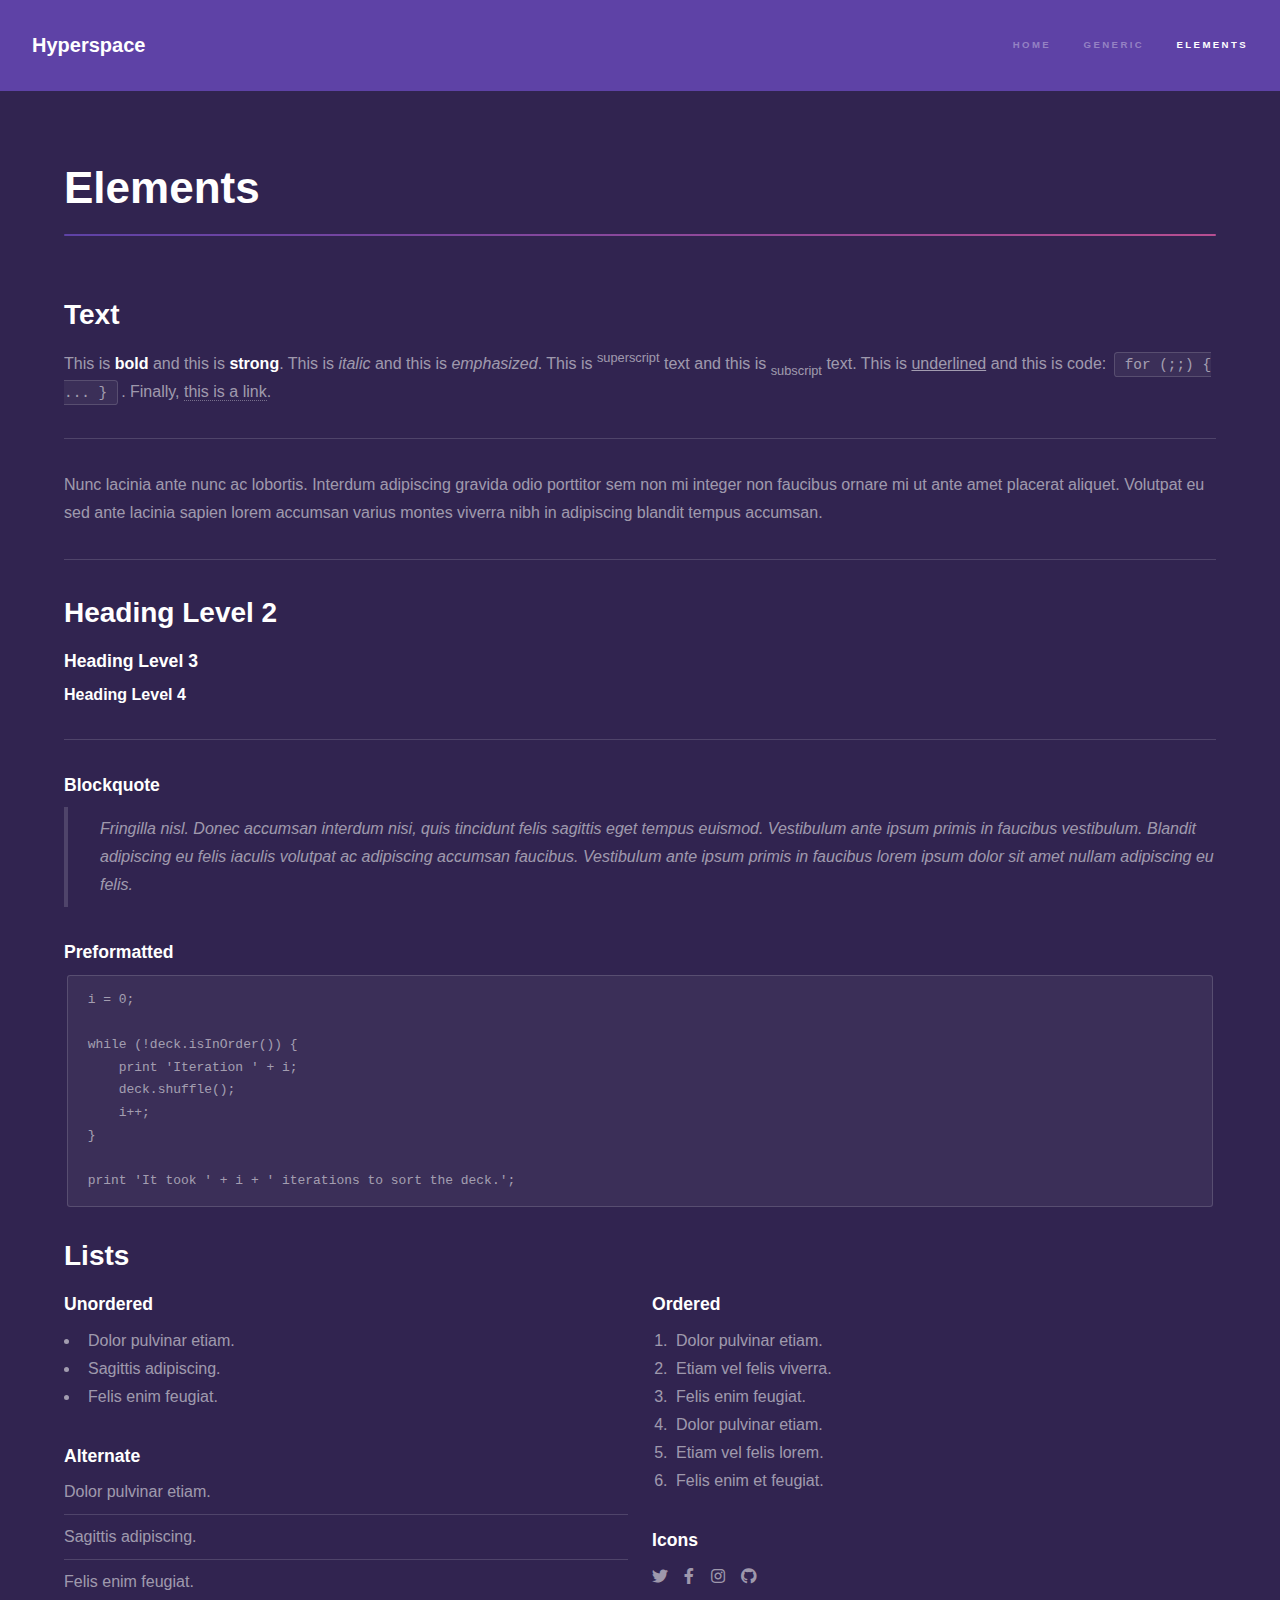
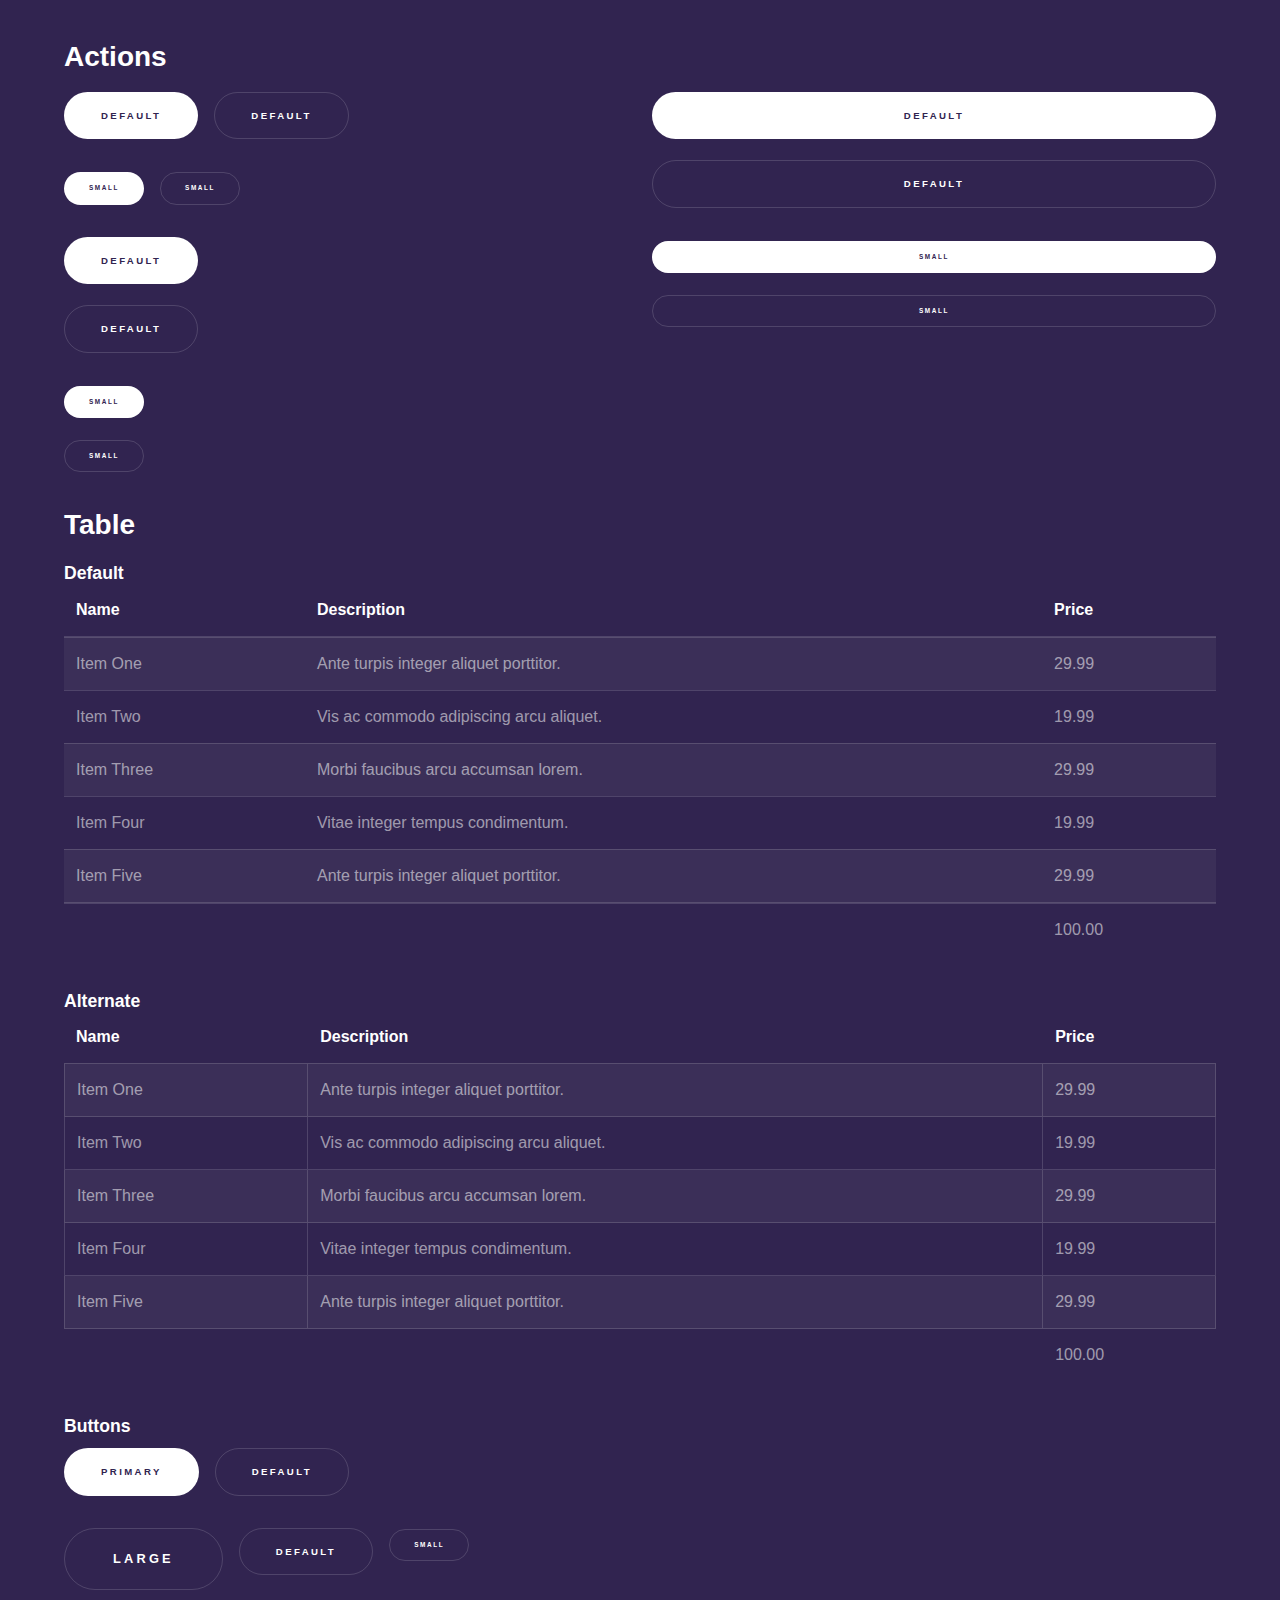
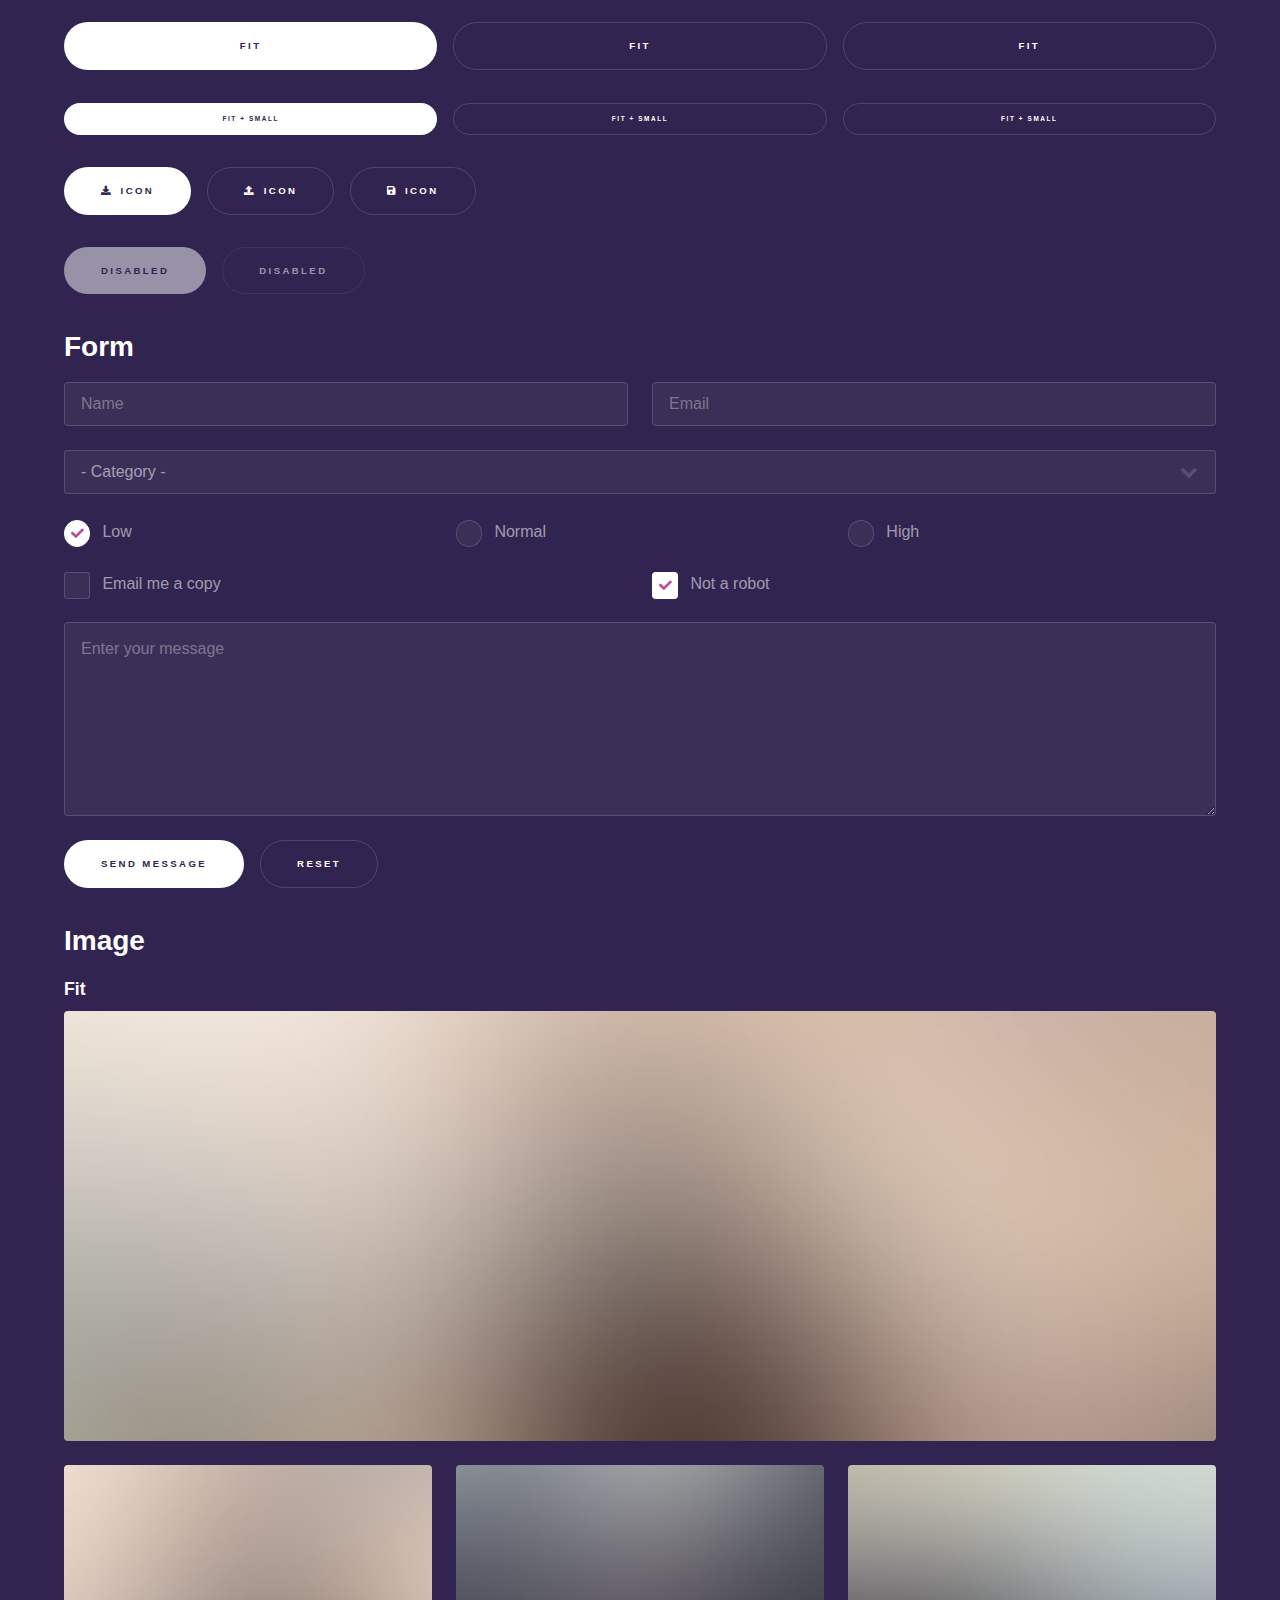
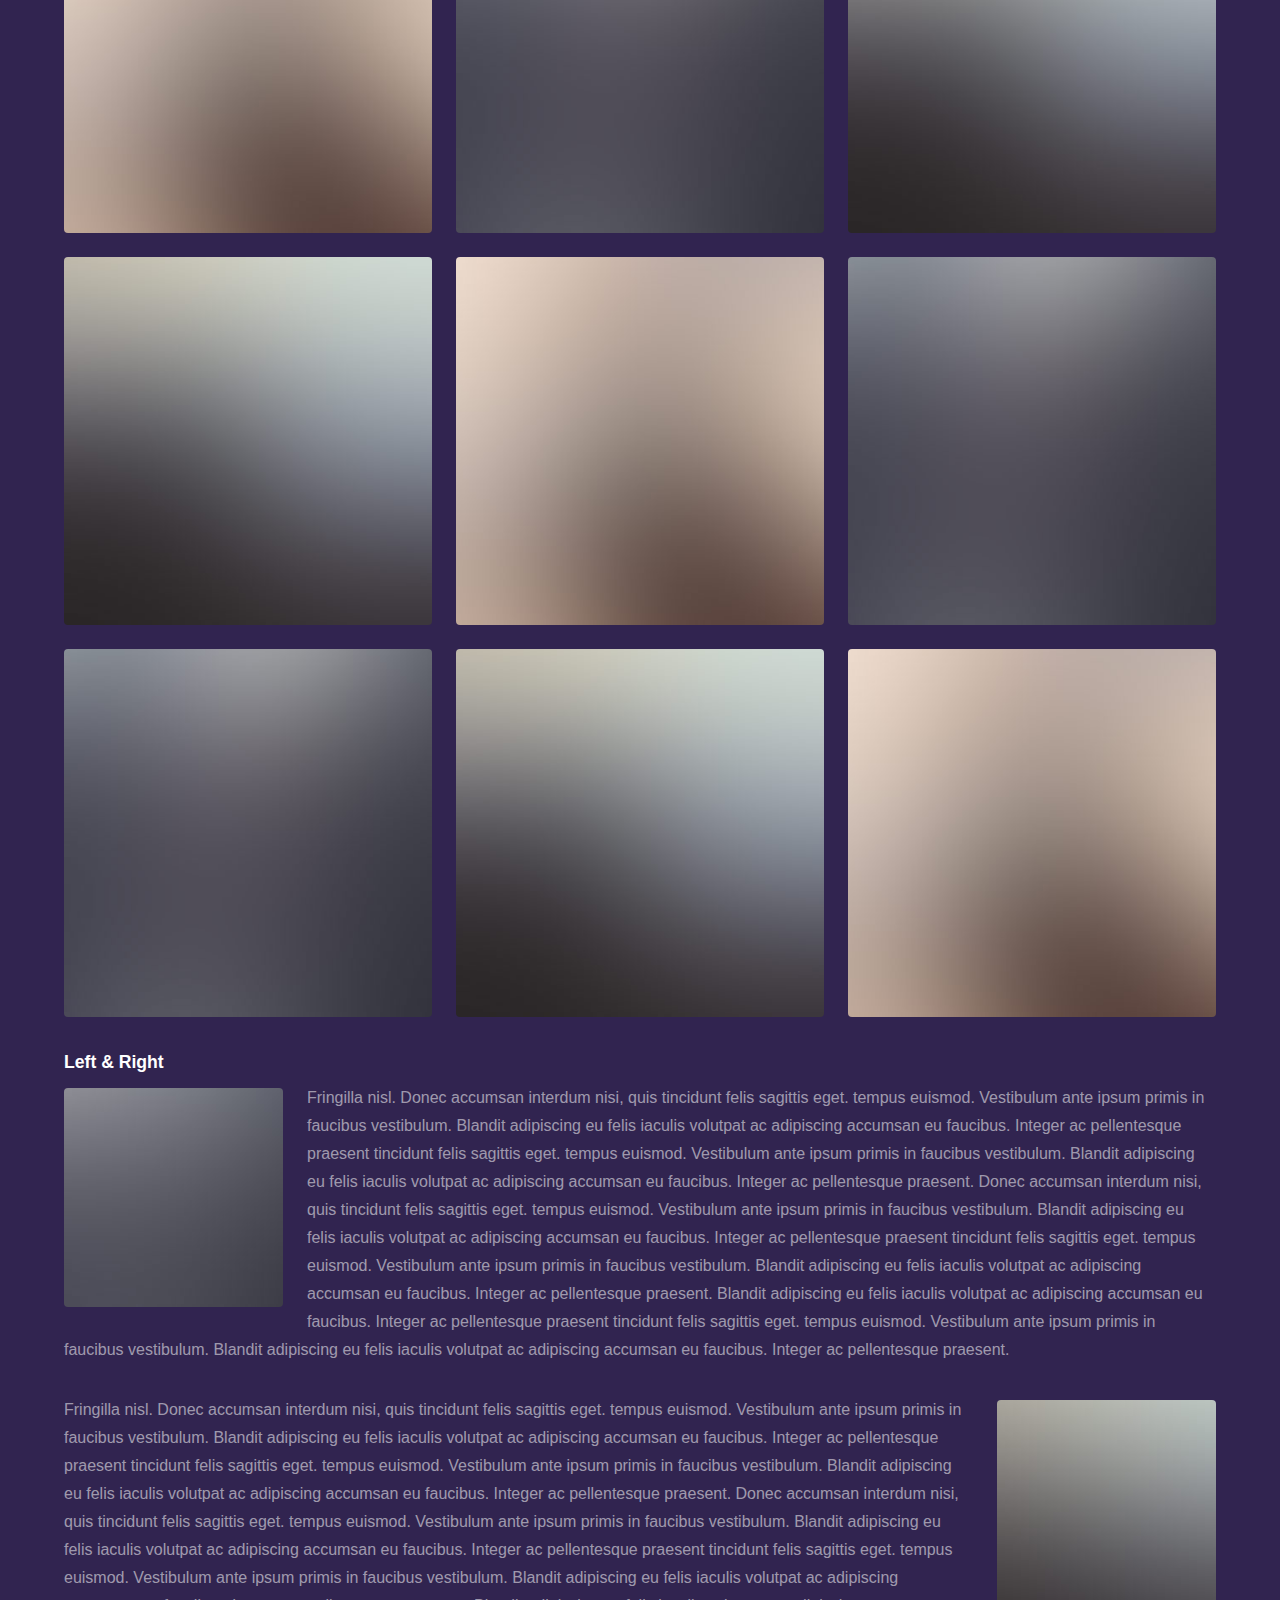
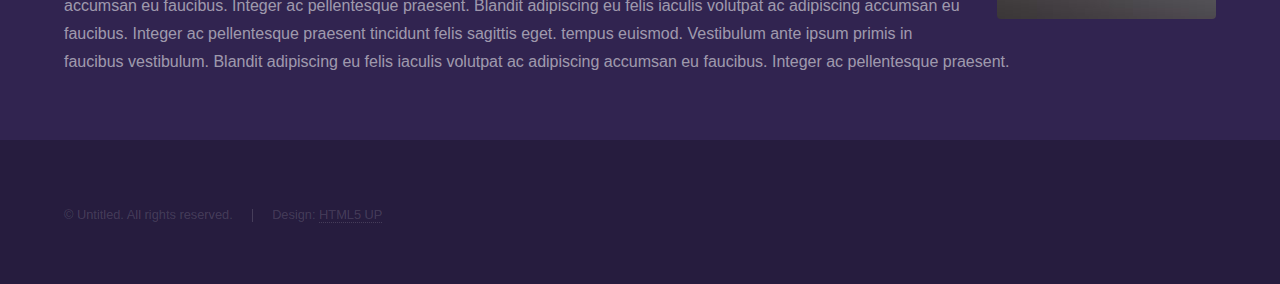
<file: elements.html>
<!DOCTYPE HTML>
<!--
	Hyperspace by HTML5 UP
	html5up.net | @ajlkn
	Free for personal and commercial use under the CCA 3.0 license (html5up.net/license)
-->
<html>
	<head>
		<title>Elements - Hyperspace by HTML5 UP</title>
		<meta charset="utf-8" />
		<meta name="viewport" content="width=device-width, initial-scale=1, user-scalable=no" />
		<link rel="stylesheet" href="assets/css/main.css" />
		<noscript><link rel="stylesheet" href="assets/css/noscript.css" /></noscript>
	</head>
	<body class="is-preload">

		<!-- Header -->
			<header id="header">
				<a href="index.html" class="title">Hyperspace</a>
				<nav>
					<ul>
						<li><a href="index.html">Home</a></li>
						<li><a href="generic.html">Generic</a></li>
						<li><a href="elements.html"  class="active">Elements</a></li>
					</ul>
				</nav>
			</header>

		<!-- Wrapper -->
			<div id="wrapper">

				<!-- Main -->
					<section id="main" class="wrapper">
						<div class="inner">
							<h1 class="major">Elements</h1>

							<!-- Text -->
								<section>
									<h2>Text</h2>
									<p>This is <b>bold</b> and this is <strong>strong</strong>. This is <i>italic</i> and this is <em>emphasized</em>.
									This is <sup>superscript</sup> text and this is <sub>subscript</sub> text.
									This is <u>underlined</u> and this is code: <code>for (;;) { ... }</code>. Finally, <a href="#">this is a link</a>.</p>
									<hr />
									<p>Nunc lacinia ante nunc ac lobortis. Interdum adipiscing gravida odio porttitor sem non mi integer non faucibus ornare mi ut ante amet placerat aliquet. Volutpat eu sed ante lacinia sapien lorem accumsan varius montes viverra nibh in adipiscing blandit tempus accumsan.</p>
									<hr />
									<h2>Heading Level 2</h2>
									<h3>Heading Level 3</h3>
									<h4>Heading Level 4</h4>
									<hr />
									<h3>Blockquote</h3>
									<blockquote>Fringilla nisl. Donec accumsan interdum nisi, quis tincidunt felis sagittis eget tempus euismod. Vestibulum ante ipsum primis in faucibus vestibulum. Blandit adipiscing eu felis iaculis volutpat ac adipiscing accumsan faucibus. Vestibulum ante ipsum primis in faucibus lorem ipsum dolor sit amet nullam adipiscing eu felis.</blockquote>
									<h3>Preformatted</h3>
									<pre><code>i = 0;

while (!deck.isInOrder()) {
    print 'Iteration ' + i;
    deck.shuffle();
    i++;
}

print 'It took ' + i + ' iterations to sort the deck.';</code></pre>
								</section>

							<!-- Lists -->
								<section>
									<h2>Lists</h2>
									<div class="row">
										<div class="col-6 col-12-medium">
											<h3>Unordered</h3>
											<ul>
												<li>Dolor pulvinar etiam.</li>
												<li>Sagittis adipiscing.</li>
												<li>Felis enim feugiat.</li>
											</ul>
											<h3>Alternate</h3>
											<ul class="alt">
												<li>Dolor pulvinar etiam.</li>
												<li>Sagittis adipiscing.</li>
												<li>Felis enim feugiat.</li>
											</ul>
										</div>
										<div class="col-6 col-12-medium">
											<h3>Ordered</h3>
											<ol>
												<li>Dolor pulvinar etiam.</li>
												<li>Etiam vel felis viverra.</li>
												<li>Felis enim feugiat.</li>
												<li>Dolor pulvinar etiam.</li>
												<li>Etiam vel felis lorem.</li>
												<li>Felis enim et feugiat.</li>
											</ol>
											<h3>Icons</h3>
											<ul class="icons">
												<li><a href="#" class="icon brands fa-twitter"><span class="label">Twitter</span></a></li>
												<li><a href="#" class="icon brands fa-facebook-f"><span class="label">Facebook</span></a></li>
												<li><a href="#" class="icon brands fa-instagram"><span class="label">Instagram</span></a></li>
												<li><a href="#" class="icon brands fa-github"><span class="label">Github</span></a></li>
											</ul>
										</div>
									</div>
									<h2>Actions</h2>
									<div class="row">
										<div class="col-6 col-12-medium">
											<ul class="actions">
												<li><a href="#" class="button primary">Default</a></li>
												<li><a href="#" class="button">Default</a></li>
											</ul>
											<ul class="actions small">
												<li><a href="#" class="button primary small">Small</a></li>
												<li><a href="#" class="button small">Small</a></li>
											</ul>
											<ul class="actions stacked">
												<li><a href="#" class="button primary">Default</a></li>
												<li><a href="#" class="button">Default</a></li>
											</ul>
											<ul class="actions stacked">
												<li><a href="#" class="button primary small">Small</a></li>
												<li><a href="#" class="button small">Small</a></li>
											</ul>
										</div>
										<div class="col-6 col-12-medium">
											<ul class="actions stacked">
												<li><a href="#" class="button primary fit">Default</a></li>
												<li><a href="#" class="button fit">Default</a></li>
											</ul>
											<ul class="actions stacked">
												<li><a href="#" class="button primary small fit">Small</a></li>
												<li><a href="#" class="button small fit">Small</a></li>
											</ul>
										</div>
									</div>
								</section>

							<!-- Table -->
								<section>
									<h2>Table</h2>
									<h3>Default</h3>
									<div class="table-wrapper">
										<table>
											<thead>
												<tr>
													<th>Name</th>
													<th>Description</th>
													<th>Price</th>
												</tr>
											</thead>
											<tbody>
												<tr>
													<td>Item One</td>
													<td>Ante turpis integer aliquet porttitor.</td>
													<td>29.99</td>
												</tr>
												<tr>
													<td>Item Two</td>
													<td>Vis ac commodo adipiscing arcu aliquet.</td>
													<td>19.99</td>
												</tr>
												<tr>
													<td>Item Three</td>
													<td> Morbi faucibus arcu accumsan lorem.</td>
													<td>29.99</td>
												</tr>
												<tr>
													<td>Item Four</td>
													<td>Vitae integer tempus condimentum.</td>
													<td>19.99</td>
												</tr>
												<tr>
													<td>Item Five</td>
													<td>Ante turpis integer aliquet porttitor.</td>
													<td>29.99</td>
												</tr>
											</tbody>
											<tfoot>
												<tr>
													<td colspan="2"></td>
													<td>100.00</td>
												</tr>
											</tfoot>
										</table>
									</div>

									<h3>Alternate</h3>
									<div class="table-wrapper">
										<table class="alt">
											<thead>
												<tr>
													<th>Name</th>
													<th>Description</th>
													<th>Price</th>
												</tr>
											</thead>
											<tbody>
												<tr>
													<td>Item One</td>
													<td>Ante turpis integer aliquet porttitor.</td>
													<td>29.99</td>
												</tr>
												<tr>
													<td>Item Two</td>
													<td>Vis ac commodo adipiscing arcu aliquet.</td>
													<td>19.99</td>
												</tr>
												<tr>
													<td>Item Three</td>
													<td> Morbi faucibus arcu accumsan lorem.</td>
													<td>29.99</td>
												</tr>
												<tr>
													<td>Item Four</td>
													<td>Vitae integer tempus condimentum.</td>
													<td>19.99</td>
												</tr>
												<tr>
													<td>Item Five</td>
													<td>Ante turpis integer aliquet porttitor.</td>
													<td>29.99</td>
												</tr>
											</tbody>
											<tfoot>
												<tr>
													<td colspan="2"></td>
													<td>100.00</td>
												</tr>
											</tfoot>
										</table>
									</div>
								</section>

							<!-- Buttons -->
								<section>
									<h3>Buttons</h3>
									<ul class="actions">
										<li><a href="#" class="button primary">Primary</a></li>
										<li><a href="#" class="button">Default</a></li>
									</ul>
									<ul class="actions">
										<li><a href="#" class="button large">Large</a></li>
										<li><a href="#" class="button">Default</a></li>
										<li><a href="#" class="button small">Small</a></li>
									</ul>
									<ul class="actions fit">
										<li><a href="#" class="button primary fit">Fit</a></li>
										<li><a href="#" class="button fit">Fit</a></li>
										<li><a href="#" class="button fit">Fit</a></li>
									</ul>
									<ul class="actions fit small">
										<li><a href="#" class="button primary fit small">Fit + Small</a></li>
										<li><a href="#" class="button fit small">Fit + Small</a></li>
										<li><a href="#" class="button fit small">Fit + Small</a></li>
									</ul>
									<ul class="actions">
										<li><a href="#" class="button primary icon solid fa-download">Icon</a></li>
										<li><a href="#" class="button icon solid fa-upload">Icon</a></li>
										<li><a href="#" class="button icon solid fa-save">Icon</a></li>
									</ul>
									<ul class="actions">
										<li><span class="button primary disabled">Disabled</span></li>
										<li><span class="button disabled">Disabled</span></li>
									</ul>
								</section>

							<!-- Form -->
								<section>
									<h2>Form</h2>
									<form method="post" action="#">
										<div class="row gtr-uniform">
											<div class="col-6 col-12-xsmall">
												<input type="text" name="demo-name" id="demo-name" value="" placeholder="Name" />
											</div>
											<div class="col-6 col-12-xsmall">
												<input type="email" name="demo-email" id="demo-email" value="" placeholder="Email" />
											</div>
											<div class="col-12">
												<select name="demo-category" id="demo-category">
													<option value="">- Category -</option>
													<option value="1">Manufacturing</option>
													<option value="1">Shipping</option>
													<option value="1">Administration</option>
													<option value="1">Human Resources</option>
												</select>
											</div>
											<div class="col-4 col-12-small">
												<input type="radio" id="demo-priority-low" name="demo-priority" checked>
												<label for="demo-priority-low">Low</label>
											</div>
											<div class="col-4 col-12-small">
												<input type="radio" id="demo-priority-normal" name="demo-priority">
												<label for="demo-priority-normal">Normal</label>
											</div>
											<div class="col-4 col-12-small">
												<input type="radio" id="demo-priority-high" name="demo-priority">
												<label for="demo-priority-high">High</label>
											</div>
											<div class="col-6 col-12-small">
												<input type="checkbox" id="demo-copy" name="demo-copy">
												<label for="demo-copy">Email me a copy</label>
											</div>
											<div class="col-6 col-12-small">
												<input type="checkbox" id="demo-human" name="demo-human" checked>
												<label for="demo-human">Not a robot</label>
											</div>
											<div class="col-12">
												<textarea name="demo-message" id="demo-message" placeholder="Enter your message" rows="6"></textarea>
											</div>
											<div class="col-12">
												<ul class="actions">
													<li><input type="submit" value="Send Message" class="primary" /></li>
													<li><input type="reset" value="Reset" /></li>
												</ul>
											</div>
										</div>
									</form>
								</section>

							<!-- Image -->
								<section>
									<h2>Image</h2>
									<h3>Fit</h3>
									<div class="box alt">
										<div class="row gtr-uniform">
											<div class="col-12"><span class="image fit"><img src="images/pic04.jpg" alt="" /></span></div>
											<div class="col-4"><span class="image fit"><img src="images/pic01.jpg" alt="" /></span></div>
											<div class="col-4"><span class="image fit"><img src="images/pic02.jpg" alt="" /></span></div>
											<div class="col-4"><span class="image fit"><img src="images/pic03.jpg" alt="" /></span></div>
											<div class="col-4"><span class="image fit"><img src="images/pic03.jpg" alt="" /></span></div>
											<div class="col-4"><span class="image fit"><img src="images/pic01.jpg" alt="" /></span></div>
											<div class="col-4"><span class="image fit"><img src="images/pic02.jpg" alt="" /></span></div>
											<div class="col-4"><span class="image fit"><img src="images/pic02.jpg" alt="" /></span></div>
											<div class="col-4"><span class="image fit"><img src="images/pic03.jpg" alt="" /></span></div>
											<div class="col-4"><span class="image fit"><img src="images/pic01.jpg" alt="" /></span></div>
										</div>
									</div>
									<h3>Left &amp; Right</h3>
									<p><span class="image left"><img src="images/pic05.jpg" alt="" /></span>Fringilla nisl. Donec accumsan interdum nisi, quis tincidunt felis sagittis eget. tempus euismod. Vestibulum ante ipsum primis in faucibus vestibulum. Blandit adipiscing eu felis iaculis volutpat ac adipiscing accumsan eu faucibus. Integer ac pellentesque praesent tincidunt felis sagittis eget. tempus euismod. Vestibulum ante ipsum primis in faucibus vestibulum. Blandit adipiscing eu felis iaculis volutpat ac adipiscing accumsan eu faucibus. Integer ac pellentesque praesent. Donec accumsan interdum nisi, quis tincidunt felis sagittis eget. tempus euismod. Vestibulum ante ipsum primis in faucibus vestibulum. Blandit adipiscing eu felis iaculis volutpat ac adipiscing accumsan eu faucibus. Integer ac pellentesque praesent tincidunt felis sagittis eget. tempus euismod. Vestibulum ante ipsum primis in faucibus vestibulum. Blandit adipiscing eu felis iaculis volutpat ac adipiscing accumsan eu faucibus. Integer ac pellentesque praesent. Blandit adipiscing eu felis iaculis volutpat ac adipiscing accumsan eu faucibus. Integer ac pellentesque praesent tincidunt felis sagittis eget. tempus euismod. Vestibulum ante ipsum primis in faucibus vestibulum. Blandit adipiscing eu felis iaculis volutpat ac adipiscing accumsan eu faucibus. Integer ac pellentesque praesent.</p>
									<p><span class="image right"><img src="images/pic06.jpg" alt="" /></span>Fringilla nisl. Donec accumsan interdum nisi, quis tincidunt felis sagittis eget. tempus euismod. Vestibulum ante ipsum primis in faucibus vestibulum. Blandit adipiscing eu felis iaculis volutpat ac adipiscing accumsan eu faucibus. Integer ac pellentesque praesent tincidunt felis sagittis eget. tempus euismod. Vestibulum ante ipsum primis in faucibus vestibulum. Blandit adipiscing eu felis iaculis volutpat ac adipiscing accumsan eu faucibus. Integer ac pellentesque praesent. Donec accumsan interdum nisi, quis tincidunt felis sagittis eget. tempus euismod. Vestibulum ante ipsum primis in faucibus vestibulum. Blandit adipiscing eu felis iaculis volutpat ac adipiscing accumsan eu faucibus. Integer ac pellentesque praesent tincidunt felis sagittis eget. tempus euismod. Vestibulum ante ipsum primis in faucibus vestibulum. Blandit adipiscing eu felis iaculis volutpat ac adipiscing accumsan eu faucibus. Integer ac pellentesque praesent. Blandit adipiscing eu felis iaculis volutpat ac adipiscing accumsan eu faucibus. Integer ac pellentesque praesent tincidunt felis sagittis eget. tempus euismod. Vestibulum ante ipsum primis in faucibus vestibulum. Blandit adipiscing eu felis iaculis volutpat ac adipiscing accumsan eu faucibus. Integer ac pellentesque praesent.</p>
								</section>

						</div>
					</section>

			</div>

		<!-- Footer -->
			<footer id="footer" class="wrapper alt">
				<div class="inner">
					<ul class="menu">
						<li>&copy; Untitled. All rights reserved.</li><li>Design: <a href="http://html5up.net">HTML5 UP</a></li>
					</ul>
				</div>
			</footer>

		<!-- Scripts -->
			<script src="assets/js/jquery.min.js"></script>
			<script src="assets/js/jquery.scrollex.min.js"></script>
			<script src="assets/js/jquery.scrolly.min.js"></script>
			<script src="assets/js/browser.min.js"></script>
			<script src="assets/js/breakpoints.min.js"></script>
			<script src="assets/js/util.js"></script>
			<script src="assets/js/main.js"></script>

	</body>
</html>
</file>
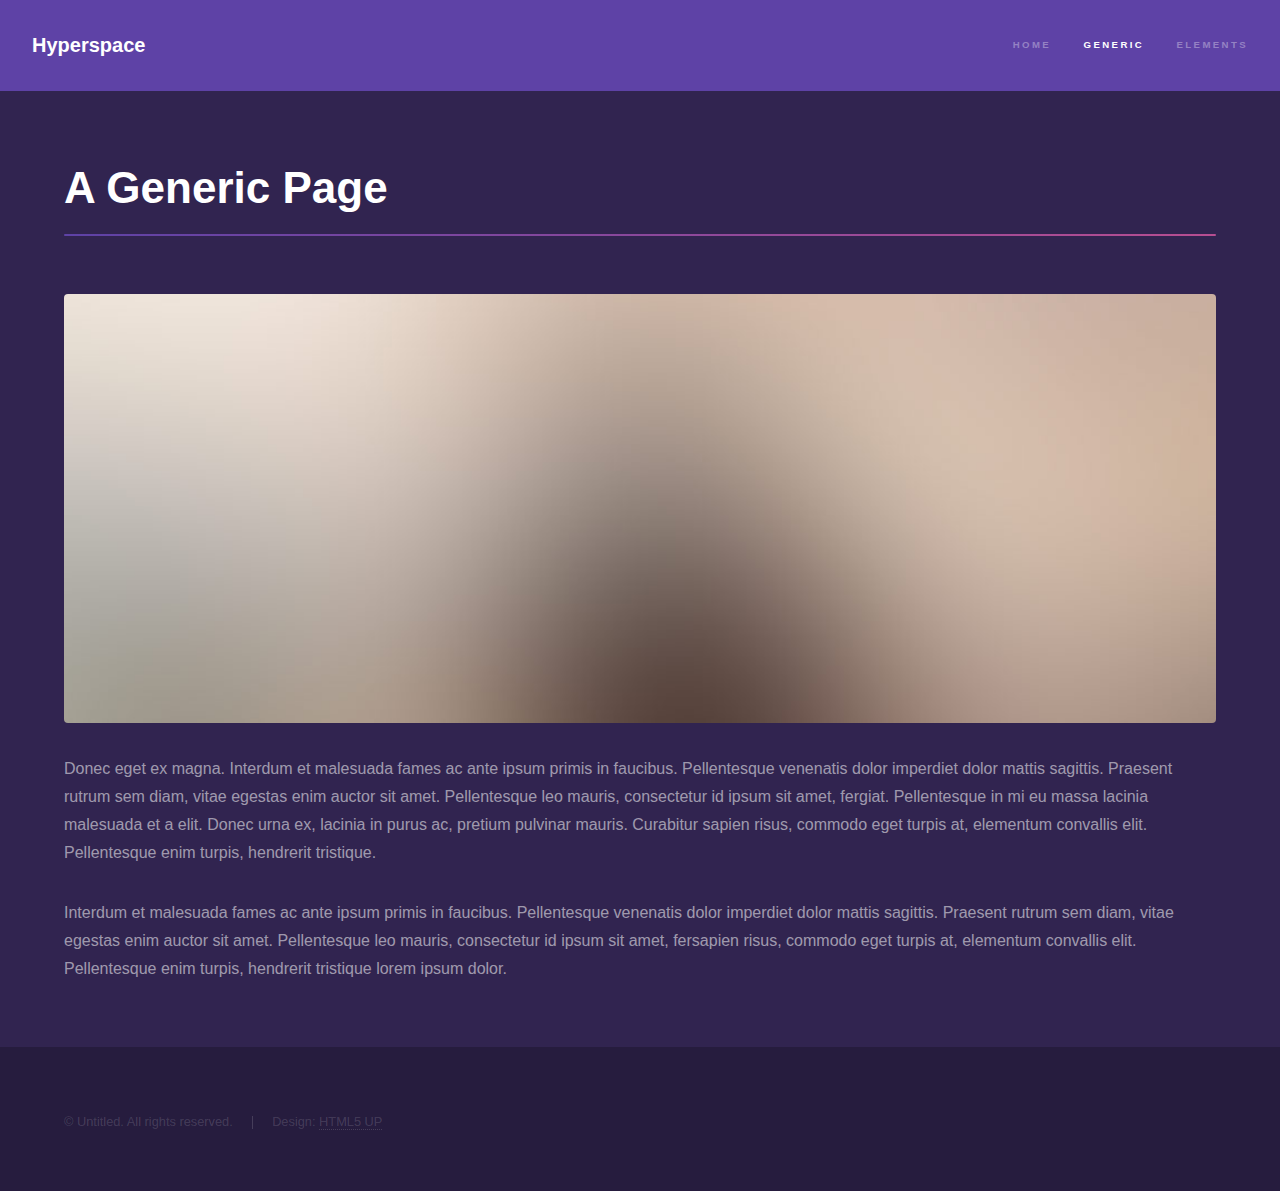
<file: generic.html>
<!DOCTYPE HTML>
<!--
	Hyperspace by HTML5 UP
	html5up.net | @ajlkn
	Free for personal and commercial use under the CCA 3.0 license (html5up.net/license)
-->
<html>
	<head>
		<title>Generic - Hyperspace by HTML5 UP</title>
		<meta charset="utf-8" />
		<meta name="viewport" content="width=device-width, initial-scale=1, user-scalable=no" />
		<link rel="stylesheet" href="assets/css/main.css" />
		<noscript><link rel="stylesheet" href="assets/css/noscript.css" /></noscript>
	</head>
	<body class="is-preload">

		<!-- Header -->
			<header id="header">
				<a href="index.html" class="title">Hyperspace</a>
				<nav>
					<ul>
						<li><a href="index.html">Home</a></li>
						<li><a href="generic.html" class="active">Generic</a></li>
						<li><a href="elements.html">Elements</a></li>
					</ul>
				</nav>
			</header>

		<!-- Wrapper -->
			<div id="wrapper">

				<!-- Main -->
					<section id="main" class="wrapper">
						<div class="inner">
							<h1 class="major">A Generic Page</h1>
							<span class="image fit"><img src="images/pic04.jpg" alt="" /></span>
							<p>Donec eget ex magna. Interdum et malesuada fames ac ante ipsum primis in faucibus. Pellentesque venenatis dolor imperdiet dolor mattis sagittis. Praesent rutrum sem diam, vitae egestas enim auctor sit amet. Pellentesque leo mauris, consectetur id ipsum sit amet, fergiat. Pellentesque in mi eu massa lacinia malesuada et a elit. Donec urna ex, lacinia in purus ac, pretium pulvinar mauris. Curabitur sapien risus, commodo eget turpis at, elementum convallis elit. Pellentesque enim turpis, hendrerit tristique.</p>
							<p>Interdum et malesuada fames ac ante ipsum primis in faucibus. Pellentesque venenatis dolor imperdiet dolor mattis sagittis. Praesent rutrum sem diam, vitae egestas enim auctor sit amet. Pellentesque leo mauris, consectetur id ipsum sit amet, fersapien risus, commodo eget turpis at, elementum convallis elit. Pellentesque enim turpis, hendrerit tristique lorem ipsum dolor.</p>
						</div>
					</section>

			</div>

		<!-- Footer -->
			<footer id="footer" class="wrapper alt">
				<div class="inner">
					<ul class="menu">
						<li>&copy; Untitled. All rights reserved.</li><li>Design: <a href="http://html5up.net">HTML5 UP</a></li>
					</ul>
				</div>
			</footer>

		<!-- Scripts -->
			<script src="assets/js/jquery.min.js"></script>
			<script src="assets/js/jquery.scrollex.min.js"></script>
			<script src="assets/js/jquery.scrolly.min.js"></script>
			<script src="assets/js/browser.min.js"></script>
			<script src="assets/js/breakpoints.min.js"></script>
			<script src="assets/js/util.js"></script>
			<script src="assets/js/main.js"></script>

	</body>
</html>
</file>
<file: assets/css/noscript.css>
/*
	Hyperspace by HTML5 UP
	html5up.net | @ajlkn
	Free for personal and commercial use under the CCA 3.0 license (html5up.net/license)
*/

/* Spotlights */

	.spotlights > section > .image:before {
		opacity: 0 !important;
	}

	.spotlights > section > .content > .inner {
		-moz-transform: none !important;
		-webkit-transform: none !important;
		-ms-transform: none !important;
		transform: none !important;
		opacity: 1 !important;
	}

/* Wrapper */

	.wrapper > .inner {
		opacity: 1 !important;
		-moz-transform: none !important;
		-webkit-transform: none !important;
		-ms-transform: none !important;
		transform: none !important;
	}

/* Sidebar */

	#sidebar > .inner {
		opacity: 1 !important;
	}

	#sidebar nav > ul > li {
		-moz-transform: none !important;
		-webkit-transform: none !important;
		-ms-transform: none !important;
		transform: none !important;
		opacity: 1 !important;
	}
</file>
<file: assets/css/main.css>
@import url(fontawesome-all.min.css);

/*
	Hyperspace by HTML5 UP
	html5up.net | @ajlkn
	Free for personal and commercial use under the CCA 3.0 license (html5up.net/license)
*/

html, body, div, span, applet, object,
iframe, h1, h2, h3, h4, h5, h6, p, blockquote,
pre, a, abbr, acronym, address, big, cite,
code, del, dfn, em, img, ins, kbd, q, s, samp,
small, strike, strong, sub, sup, tt, var, b,
u, i, center, dl, dt, dd, ol, ul, li, fieldset,
form, label, legend, table, caption, tbody,
tfoot, thead, tr, th, td, article, aside,
canvas, details, embed, figure, figcaption,
footer, header, hgroup, menu, nav, output, ruby,
section, summary, time, mark, audio, video {
	margin: 0;
	padding: 0;
	border: 0;
	font-size: 100%;
	font: inherit;
	vertical-align: baseline;}

article, aside, details, figcaption, figure,
footer, header, hgroup, menu, nav, section {
	display: block;}

body {
	line-height: 1;
}

ol, ul {
	list-style: none;
}

blockquote, q {
	quotes: none;
}

	blockquote:before, blockquote:after, q:before, q:after {
		content: '';
		content: none;
	}

table {
	border-collapse: collapse;
	border-spacing: 0;
}

body {
	-webkit-text-size-adjust: none;
}

mark {
	background-color: transparent;
	color: inherit;
}

input::-moz-focus-inner {
	border: 0;
	padding: 0;
}

input, select, textarea {
	-moz-appearance: none;
	-webkit-appearance: none;
	-ms-appearance: none;
	appearance: none;
}

/* Basic */

	@-ms-viewport {
		width: device-width;
	}

	body {
		-ms-overflow-style: scrollbar;
	}

	@media screen and (max-width: 480px) {

		html, body {
			min-width: 320px;
		}

	}

	html {
		box-sizing: border-box;
	}

	*, *:before, *:after {
		box-sizing: inherit;
	}

	body {
		background: #312450;
	}

		body.is-preload *, body.is-preload *:before, body.is-preload *:after {
			-moz-animation: none !important;
			-webkit-animation: none !important;
			-ms-animation: none !important;
			animation: none !important;
			-moz-transition: none !important;
			-webkit-transition: none !important;
			-ms-transition: none !important;
			transition: none !important;
		}

/* Type */

	body, input, select, textarea {
		color: rgba(255, 255, 255, 0.55);
		font-family: Arial, Helvetica, sans-serif;
		font-size: 16.5pt;
		font-weight: normal;
		line-height: 1.75;
	}

		@media screen and (max-width: 1680px) {

			body, input, select, textarea {
				font-size: 13pt;
			}

		}

		@media screen and (max-width: 1280px) {

			body, input, select, textarea {
				font-size: 12pt;
			}

		}

		@media screen and (max-width: 360px) {

			body, input, select, textarea {
				font-size: 11pt;
			}

		}

	a {
		-moz-transition: color 0.2s ease, border-bottom-color 0.2s ease;
		-webkit-transition: color 0.2s ease, border-bottom-color 0.2s ease;
		-ms-transition: color 0.2s ease, border-bottom-color 0.2s ease;
		transition: color 0.2s ease, border-bottom-color 0.2s ease;
		border-bottom: dotted 1px rgba(255, 255, 255, 0.35);
		color: inherit;
		text-decoration: none;
	}

		a:hover {
			border-bottom-color: transparent;
			color: #ffffff;
		}

	strong, b {
		color: #ffffff;
		font-weight: bold;
	}

	em, i {
		font-style: italic;
	}

	p {
		margin: 0 0 2em 0;
	}

	h1, h2, h3, h4, h5, h6 {
		color: #ffffff;
		font-weight: bold;
		line-height: 1.5;
		margin: 0 0 0.5em 0;
	}

		h1 a, h2 a, h3 a, h4 a, h5 a, h6 a {
			color: inherit;
			text-decoration: none;
		}

	h1 {
		font-size: 2.75em;
	}

		h1.major {
			margin: 0 0 1.3em 0;
			position: relative;
			padding-bottom: 0.35em;
		}

			h1.major:after {
				background-image: -moz-linear-gradient(to right, #5e42a6, #b74e91);
				background-image: -webkit-linear-gradient(to right, #5e42a6, #b74e91);
				background-image: -ms-linear-gradient(to right, #5e42a6, #b74e91);
				background-image: linear-gradient(to right, #5e42a6, #b74e91);
				-moz-transition: max-width 0.2s ease;
				-webkit-transition: max-width 0.2s ease;
				-ms-transition: max-width 0.2s ease;
				transition: max-width 0.2s ease;
				border-radius: 0.2em;
				bottom: 0;
				content: '';
				height: 0.05em;
				position: absolute;
				right: 0;
				width: 100%;
			}

	h2 {
		font-size: 1.75em;
	}

	h3 {
		font-size: 1.1em;
	}

	h4 {
		font-size: 1em;
	}

	h5 {
		font-size: 0.8em;
	}

	h6 {
		font-size: 0.6em;
	}

	@media screen and (max-width: 736px) {

		h1 {
			font-size: 2em;
		}

		h2 {
			font-size: 1.25em;
		}

		h3 {
			font-size: 1em;
		}

		h4 {
			font-size: 0.8em;
		}

		h5 {
			font-size: 0.6em;
		}

		h6 {
			font-size: 0.6em;
		}

	}

	sub {
		font-size: 0.8em;
		position: relative;
		top: 0.5em;
	}

	sup {
		font-size: 0.8em;
		position: relative;
		top: -0.5em;
	}

	blockquote {
		border-left: solid 4px rgba(255, 255, 255, 0.15);
		font-style: italic;
		margin: 0 0 2em 0;
		padding: 0.5em 0 0.5em 2em;
	}

	code {
		background: rgba(255, 255, 255, 0.05);
		border-radius: 0.25em;
		border: solid 1px rgba(255, 255, 255, 0.15);
		font-family: "Courier New", monospace;
		font-size: 0.9em;
		margin: 0 0.25em;
		padding: 0.25em 0.65em;
	}

	pre {
		-webkit-overflow-scrolling: touch;
		font-family: "Courier New", monospace;
		font-size: 0.9em;
		margin: 0 0 2em 0;
	}

		pre code {
			display: block;
			line-height: 1.75em;
			padding: 1em 1.5em;
			overflow-x: auto;
		}

	hr {
		border: 0;
		border-bottom: solid 1px rgba(255, 255, 255, 0.15);
		margin: 2em 0;
	}

		hr.major {
			margin: 3em 0;
		}

	.align-left {
		text-align: left;
	}

	.align-center {
		text-align: center;
	}

	.align-right {
		text-align: right;
	}

/* Row */

	.row {
		display: flex;
		flex-wrap: wrap;
		box-sizing: border-box;
		align-items: stretch;
	}

		.row > * {
			box-sizing: border-box;
		}

		.row.gtr-uniform > * > :last-child {
			margin-bottom: 0;
		}

		.row.aln-left {
			justify-content: flex-start;
		}

		.row.aln-center {
			justify-content: center;
		}

		.row.aln-right {
			justify-content: flex-end;
		}

		.row.aln-top {
			align-items: flex-start;
		}

		.row.aln-middle {
			align-items: center;
		}

		.row.aln-bottom {
			align-items: flex-end;
		}

		.row > .imp {
			order: -1;
		}

		.row > .col-1 {
			width: 8.33333%;
		}

		.row > .off-1 {
			margin-left: 8.33333%;
		}

		.row > .col-2 {
			width: 16.66667%;
		}

		.row > .off-2 {
			margin-left: 16.66667%;
		}

		.row > .col-3 {
			width: 25%;
		}

		.row > .off-3 {
			margin-left: 25%;
		}

		.row > .col-4 {
			width: 33.33333%;
		}

		.row > .off-4 {
			margin-left: 33.33333%;
		}

		.row > .col-5 {
			width: 41.66667%;
		}

		.row > .off-5 {
			margin-left: 41.66667%;
		}

		.row > .col-6 {
			width: 50%;
		}

		.row > .off-6 {
			margin-left: 50%;
		}

		.row > .col-7 {
			width: 58.33333%;
		}

		.row > .off-7 {
			margin-left: 58.33333%;
		}

		.row > .col-8 {
			width: 66.66667%;
		}

		.row > .off-8 {
			margin-left: 66.66667%;
		}

		.row > .col-9 {
			width: 75%;
		}

		.row > .off-9 {
			margin-left: 75%;
		}

		.row > .col-10 {
			width: 83.33333%;
		}

		.row > .off-10 {
			margin-left: 83.33333%;
		}

		.row > .col-11 {
			width: 91.66667%;
		}

		.row > .off-11 {
			margin-left: 91.66667%;
		}

		.row > .col-12 {
			width: 100%;
		}

		.row > .off-12 {
			margin-left: 100%;
		}

		.row.gtr-0 {
			margin-top: 0;
			margin-left: 0em;
		}

			.row.gtr-0 > * {
				padding: 0 0 0 0em;
			}

			.row.gtr-0.gtr-uniform {
				margin-top: 0em;
			}

				.row.gtr-0.gtr-uniform > * {
					padding-top: 0em;
				}

		.row.gtr-25 {
			margin-top: 0;
			margin-left: -0.375em;
		}

			.row.gtr-25 > * {
				padding: 0 0 0 0.375em;
			}

			.row.gtr-25.gtr-uniform {
				margin-top: -0.375em;
			}

				.row.gtr-25.gtr-uniform > * {
					padding-top: 0.375em;
				}

		.row.gtr-50 {
			margin-top: 0;
			margin-left: -0.75em;
		}

			.row.gtr-50 > * {
				padding: 0 0 0 0.75em;
			}

			.row.gtr-50.gtr-uniform {
				margin-top: -0.75em;
			}

				.row.gtr-50.gtr-uniform > * {
					padding-top: 0.75em;
				}

		.row {
			margin-top: 0;
			margin-left: -1.5em;
		}

			.row > * {
				padding: 0 0 0 1.5em;
			}

			.row.gtr-uniform {
				margin-top: -1.5em;
			}

				.row.gtr-uniform > * {
					padding-top: 1.5em;
				}

		.row.gtr-150 {
			margin-top: 0;
			margin-left: -2.25em;
		}

			.row.gtr-150 > * {
				padding: 0 0 0 2.25em;
			}

			.row.gtr-150.gtr-uniform {
				margin-top: -2.25em;
			}

				.row.gtr-150.gtr-uniform > * {
					padding-top: 2.25em;
				}

		.row.gtr-200 {
			margin-top: 0;
			margin-left: -3em;
		}

			.row.gtr-200 > * {
				padding: 0 0 0 3em;
			}

			.row.gtr-200.gtr-uniform {
				margin-top: -3em;
			}

				.row.gtr-200.gtr-uniform > * {
					padding-top: 3em;
				}

		@media screen and (max-width: 1680px) {

			.row {
				display: flex;
				flex-wrap: wrap;
				box-sizing: border-box;
				align-items: stretch;
			}

				.row > * {
					box-sizing: border-box;
				}

				.row.gtr-uniform > * > :last-child {
					margin-bottom: 0;
				}

				.row.aln-left {
					justify-content: flex-start;
				}

				.row.aln-center {
					justify-content: center;
				}

				.row.aln-right {
					justify-content: flex-end;
				}

				.row.aln-top {
					align-items: flex-start;
				}

				.row.aln-middle {
					align-items: center;
				}

				.row.aln-bottom {
					align-items: flex-end;
				}

				.row > .imp-xlarge {
					order: -1;
				}

				.row > .col-1-xlarge {
					width: 8.33333%;
				}

				.row > .off-1-xlarge {
					margin-left: 8.33333%;
				}

				.row > .col-2-xlarge {
					width: 16.66667%;
				}

				.row > .off-2-xlarge {
					margin-left: 16.66667%;
				}

				.row > .col-3-xlarge {
					width: 25%;
				}

				.row > .off-3-xlarge {
					margin-left: 25%;
				}

				.row > .col-4-xlarge {
					width: 33.33333%;
				}

				.row > .off-4-xlarge {
					margin-left: 33.33333%;
				}

				.row > .col-5-xlarge {
					width: 41.66667%;
				}

				.row > .off-5-xlarge {
					margin-left: 41.66667%;
				}

				.row > .col-6-xlarge {
					width: 50%;
				}

				.row > .off-6-xlarge {
					margin-left: 50%;
				}

				.row > .col-7-xlarge {
					width: 58.33333%;
				}

				.row > .off-7-xlarge {
					margin-left: 58.33333%;
				}

				.row > .col-8-xlarge {
					width: 66.66667%;
				}

				.row > .off-8-xlarge {
					margin-left: 66.66667%;
				}

				.row > .col-9-xlarge {
					width: 75%;
				}

				.row > .off-9-xlarge {
					margin-left: 75%;
				}

				.row > .col-10-xlarge {
					width: 83.33333%;
				}

				.row > .off-10-xlarge {
					margin-left: 83.33333%;
				}

				.row > .col-11-xlarge {
					width: 91.66667%;
				}

				.row > .off-11-xlarge {
					margin-left: 91.66667%;
				}

				.row > .col-12-xlarge {
					width: 100%;
				}

				.row > .off-12-xlarge {
					margin-left: 100%;
				}

				.row.gtr-0 {
					margin-top: 0;
					margin-left: 0em;
				}

					.row.gtr-0 > * {
						padding: 0 0 0 0em;
					}

					.row.gtr-0.gtr-uniform {
						margin-top: 0em;
					}

						.row.gtr-0.gtr-uniform > * {
							padding-top: 0em;
						}

				.row.gtr-25 {
					margin-top: 0;
					margin-left: -0.375em;
				}

					.row.gtr-25 > * {
						padding: 0 0 0 0.375em;
					}

					.row.gtr-25.gtr-uniform {
						margin-top: -0.375em;
					}

						.row.gtr-25.gtr-uniform > * {
							padding-top: 0.375em;
						}

				.row.gtr-50 {
					margin-top: 0;
					margin-left: -0.75em;
				}

					.row.gtr-50 > * {
						padding: 0 0 0 0.75em;
					}

					.row.gtr-50.gtr-uniform {
						margin-top: -0.75em;
					}

						.row.gtr-50.gtr-uniform > * {
							padding-top: 0.75em;
						}

				.row {
					margin-top: 0;
					margin-left: -1.5em;
				}

					.row > * {
						padding: 0 0 0 1.5em;
					}

					.row.gtr-uniform {
						margin-top: -1.5em;
					}

						.row.gtr-uniform > * {
							padding-top: 1.5em;
						}

				.row.gtr-150 {
					margin-top: 0;
					margin-left: -2.25em;
				}

					.row.gtr-150 > * {
						padding: 0 0 0 2.25em;
					}

					.row.gtr-150.gtr-uniform {
						margin-top: -2.25em;
					}

						.row.gtr-150.gtr-uniform > * {
							padding-top: 2.25em;
						}

				.row.gtr-200 {
					margin-top: 0;
					margin-left: -3em;
				}

					.row.gtr-200 > * {
						padding: 0 0 0 3em;
					}

					.row.gtr-200.gtr-uniform {
						margin-top: -3em;
					}

						.row.gtr-200.gtr-uniform > * {
							padding-top: 3em;
						}

		}

		@media screen and (max-width: 1280px) {

			.row {
				display: flex;
				flex-wrap: wrap;
				box-sizing: border-box;
				align-items: stretch;
			}

				.row > * {
					box-sizing: border-box;
				}

				.row.gtr-uniform > * > :last-child {
					margin-bottom: 0;
				}

				.row.aln-left {
					justify-content: flex-start;
				}

				.row.aln-center {
					justify-content: center;
				}

				.row.aln-right {
					justify-content: flex-end;
				}

				.row.aln-top {
					align-items: flex-start;
				}

				.row.aln-middle {
					align-items: center;
				}

				.row.aln-bottom {
					align-items: flex-end;
				}

				.row > .imp-large {
					order: -1;
				}

				.row > .col-1-large {
					width: 8.33333%;
				}

				.row > .off-1-large {
					margin-left: 8.33333%;
				}

				.row > .col-2-large {
					width: 16.66667%;
				}

				.row > .off-2-large {
					margin-left: 16.66667%;
				}

				.row > .col-3-large {
					width: 25%;
				}

				.row > .off-3-large {
					margin-left: 25%;
				}

				.row > .col-4-large {
					width: 33.33333%;
				}

				.row > .off-4-large {
					margin-left: 33.33333%;
				}

				.row > .col-5-large {
					width: 41.66667%;
				}

				.row > .off-5-large {
					margin-left: 41.66667%;
				}

				.row > .col-6-large {
					width: 50%;
				}

				.row > .off-6-large {
					margin-left: 50%;
				}

				.row > .col-7-large {
					width: 58.33333%;
				}

				.row > .off-7-large {
					margin-left: 58.33333%;
				}

				.row > .col-8-large {
					width: 66.66667%;
				}

				.row > .off-8-large {
					margin-left: 66.66667%;
				}

				.row > .col-9-large {
					width: 75%;
				}

				.row > .off-9-large {
					margin-left: 75%;
				}

				.row > .col-10-large {
					width: 83.33333%;
				}

				.row > .off-10-large {
					margin-left: 83.33333%;
				}

				.row > .col-11-large {
					width: 91.66667%;
				}

				.row > .off-11-large {
					margin-left: 91.66667%;
				}

				.row > .col-12-large {
					width: 100%;
				}

				.row > .off-12-large {
					margin-left: 100%;
				}

				.row.gtr-0 {
					margin-top: 0;
					margin-left: 0em;
				}

					.row.gtr-0 > * {
						padding: 0 0 0 0em;
					}

					.row.gtr-0.gtr-uniform {
						margin-top: 0em;
					}

						.row.gtr-0.gtr-uniform > * {
							padding-top: 0em;
						}

				.row.gtr-25 {
					margin-top: 0;
					margin-left: -0.375em;
				}

					.row.gtr-25 > * {
						padding: 0 0 0 0.375em;
					}

					.row.gtr-25.gtr-uniform {
						margin-top: -0.375em;
					}

						.row.gtr-25.gtr-uniform > * {
							padding-top: 0.375em;
						}

				.row.gtr-50 {
					margin-top: 0;
					margin-left: -0.75em;
				}

					.row.gtr-50 > * {
						padding: 0 0 0 0.75em;
					}

					.row.gtr-50.gtr-uniform {
						margin-top: -0.75em;
					}

						.row.gtr-50.gtr-uniform > * {
							padding-top: 0.75em;
						}

				.row {
					margin-top: 0;
					margin-left: -1.5em;
				}

					.row > * {
						padding: 0 0 0 1.5em;
					}

					.row.gtr-uniform {
						margin-top: -1.5em;
					}

						.row.gtr-uniform > * {
							padding-top: 1.5em;
						}

				.row.gtr-150 {
					margin-top: 0;
					margin-left: -2.25em;
				}

					.row.gtr-150 > * {
						padding: 0 0 0 2.25em;
					}

					.row.gtr-150.gtr-uniform {
						margin-top: -2.25em;
					}

						.row.gtr-150.gtr-uniform > * {
							padding-top: 2.25em;
						}

				.row.gtr-200 {
					margin-top: 0;
					margin-left: -3em;
				}

					.row.gtr-200 > * {
						padding: 0 0 0 3em;
					}

					.row.gtr-200.gtr-uniform {
						margin-top: -3em;
					}

						.row.gtr-200.gtr-uniform > * {
							padding-top: 3em;
						}

		}

		@media screen and (max-width: 980px) {

			.row {
				display: flex;
				flex-wrap: wrap;
				box-sizing: border-box;
				align-items: stretch;
			}

				.row > * {
					box-sizing: border-box;
				}

				.row.gtr-uniform > * > :last-child {
					margin-bottom: 0;
				}

				.row.aln-left {
					justify-content: flex-start;
				}

				.row.aln-center {
					justify-content: center;
				}

				.row.aln-right {
					justify-content: flex-end;
				}

				.row.aln-top {
					align-items: flex-start;
				}

				.row.aln-middle {
					align-items: center;
				}

				.row.aln-bottom {
					align-items: flex-end;
				}

				.row > .imp-medium {
					order: -1;
				}

				.row > .col-1-medium {
					width: 8.33333%;
				}

				.row > .off-1-medium {
					margin-left: 8.33333%;
				}

				.row > .col-2-medium {
					width: 16.66667%;
				}

				.row > .off-2-medium {
					margin-left: 16.66667%;
				}

				.row > .col-3-medium {
					width: 25%;
				}

				.row > .off-3-medium {
					margin-left: 25%;
				}

				.row > .col-4-medium {
					width: 33.33333%;
				}

				.row > .off-4-medium {
					margin-left: 33.33333%;
				}

				.row > .col-5-medium {
					width: 41.66667%;
				}

				.row > .off-5-medium {
					margin-left: 41.66667%;
				}

				.row > .col-6-medium {
					width: 50%;
				}

				.row > .off-6-medium {
					margin-left: 50%;
				}

				.row > .col-7-medium {
					width: 58.33333%;
				}

				.row > .off-7-medium {
					margin-left: 58.33333%;
				}

				.row > .col-8-medium {
					width: 66.66667%;
				}

				.row > .off-8-medium {
					margin-left: 66.66667%;
				}

				.row > .col-9-medium {
					width: 75%;
				}

				.row > .off-9-medium {
					margin-left: 75%;
				}

				.row > .col-10-medium {
					width: 83.33333%;
				}

				.row > .off-10-medium {
					margin-left: 83.33333%;
				}

				.row > .col-11-medium {
					width: 91.66667%;
				}

				.row > .off-11-medium {
					margin-left: 91.66667%;
				}

				.row > .col-12-medium {
					width: 100%;
				}

				.row > .off-12-medium {
					margin-left: 100%;
				}

				.row.gtr-0 {
					margin-top: 0;
					margin-left: 0em;
				}

					.row.gtr-0 > * {
						padding: 0 0 0 0em;
					}

					.row.gtr-0.gtr-uniform {
						margin-top: 0em;
					}

						.row.gtr-0.gtr-uniform > * {
							padding-top: 0em;
						}

				.row.gtr-25 {
					margin-top: 0;
					margin-left: -0.375em;
				}

					.row.gtr-25 > * {
						padding: 0 0 0 0.375em;
					}

					.row.gtr-25.gtr-uniform {
						margin-top: -0.375em;
					}

						.row.gtr-25.gtr-uniform > * {
							padding-top: 0.375em;
						}

				.row.gtr-50 {
					margin-top: 0;
					margin-left: -0.75em;
				}

					.row.gtr-50 > * {
						padding: 0 0 0 0.75em;
					}

					.row.gtr-50.gtr-uniform {
						margin-top: -0.75em;
					}

						.row.gtr-50.gtr-uniform > * {
							padding-top: 0.75em;
						}

				.row {
					margin-top: 0;
					margin-left: -1.5em;
				}

					.row > * {
						padding: 0 0 0 1.5em;
					}

					.row.gtr-uniform {
						margin-top: -1.5em;
					}

						.row.gtr-uniform > * {
							padding-top: 1.5em;
						}

				.row.gtr-150 {
					margin-top: 0;
					margin-left: -2.25em;
				}

					.row.gtr-150 > * {
						padding: 0 0 0 2.25em;
					}

					.row.gtr-150.gtr-uniform {
						margin-top: -2.25em;
					}

						.row.gtr-150.gtr-uniform > * {
							padding-top: 2.25em;
						}

				.row.gtr-200 {
					margin-top: 0;
					margin-left: -3em;
				}

					.row.gtr-200 > * {
						padding: 0 0 0 3em;
					}

					.row.gtr-200.gtr-uniform {
						margin-top: -3em;
					}

						.row.gtr-200.gtr-uniform > * {
							padding-top: 3em;
						}

		}

		@media screen and (max-width: 736px) {

			.row {
				display: flex;
				flex-wrap: wrap;
				box-sizing: border-box;
				align-items: stretch;
			}

				.row > * {
					box-sizing: border-box;
				}

				.row.gtr-uniform > * > :last-child {
					margin-bottom: 0;
				}

				.row.aln-left {
					justify-content: flex-start;
				}

				.row.aln-center {
					justify-content: center;
				}

				.row.aln-right {
					justify-content: flex-end;
				}

				.row.aln-top {
					align-items: flex-start;
				}

				.row.aln-middle {
					align-items: center;
				}

				.row.aln-bottom {
					align-items: flex-end;
				}

				.row > .imp-small {
					order: -1;
				}

				.row > .col-1-small {
					width: 8.33333%;
				}

				.row > .off-1-small {
					margin-left: 8.33333%;
				}

				.row > .col-2-small {
					width: 16.66667%;
				}

				.row > .off-2-small {
					margin-left: 16.66667%;
				}

				.row > .col-3-small {
					width: 25%;
				}

				.row > .off-3-small {
					margin-left: 25%;
				}

				.row > .col-4-small {
					width: 33.33333%;
				}

				.row > .off-4-small {
					margin-left: 33.33333%;
				}

				.row > .col-5-small {
					width: 41.66667%;
				}

				.row > .off-5-small {
					margin-left: 41.66667%;
				}

				.row > .col-6-small {
					width: 50%;
				}

				.row > .off-6-small {
					margin-left: 50%;
				}

				.row > .col-7-small {
					width: 58.33333%;
				}

				.row > .off-7-small {
					margin-left: 58.33333%;
				}

				.row > .col-8-small {
					width: 66.66667%;
				}

				.row > .off-8-small {
					margin-left: 66.66667%;
				}

				.row > .col-9-small {
					width: 75%;
				}

				.row > .off-9-small {
					margin-left: 75%;
				}

				.row > .col-10-small {
					width: 83.33333%;
				}

				.row > .off-10-small {
					margin-left: 83.33333%;
				}

				.row > .col-11-small {
					width: 91.66667%;
				}

				.row > .off-11-small {
					margin-left: 91.66667%;
				}

				.row > .col-12-small {
					width: 100%;
				}

				.row > .off-12-small {
					margin-left: 100%;
				}

				.row.gtr-0 {
					margin-top: 0;
					margin-left: 0em;
				}

					.row.gtr-0 > * {
						padding: 0 0 0 0em;
					}

					.row.gtr-0.gtr-uniform {
						margin-top: 0em;
					}

						.row.gtr-0.gtr-uniform > * {
							padding-top: 0em;
						}

				.row.gtr-25 {
					margin-top: 0;
					margin-left: -0.375em;
				}

					.row.gtr-25 > * {
						padding: 0 0 0 0.375em;
					}

					.row.gtr-25.gtr-uniform {
						margin-top: -0.375em;
					}

						.row.gtr-25.gtr-uniform > * {
							padding-top: 0.375em;
						}

				.row.gtr-50 {
					margin-top: 0;
					margin-left: -0.75em;
				}

					.row.gtr-50 > * {
						padding: 0 0 0 0.75em;
					}

					.row.gtr-50.gtr-uniform {
						margin-top: -0.75em;
					}

						.row.gtr-50.gtr-uniform > * {
							padding-top: 0.75em;
						}

				.row {
					margin-top: 0;
					margin-left: -1.5em;
				}

					.row > * {
						padding: 0 0 0 1.5em;
					}

					.row.gtr-uniform {
						margin-top: -1.5em;
					}

						.row.gtr-uniform > * {
							padding-top: 1.5em;
						}

				.row.gtr-150 {
					margin-top: 0;
					margin-left: -2.25em;
				}

					.row.gtr-150 > * {
						padding: 0 0 0 2.25em;
					}

					.row.gtr-150.gtr-uniform {
						margin-top: -2.25em;
					}

						.row.gtr-150.gtr-uniform > * {
							padding-top: 2.25em;
						}

				.row.gtr-200 {
					margin-top: 0;
					margin-left: -3em;
				}

					.row.gtr-200 > * {
						padding: 0 0 0 3em;
					}

					.row.gtr-200.gtr-uniform {
						margin-top: -3em;
					}

						.row.gtr-200.gtr-uniform > * {
							padding-top: 3em;
						}

		}

		@media screen and (max-width: 480px) {

			.row {
				display: flex;
				flex-wrap: wrap;
				box-sizing: border-box;
				align-items: stretch;
			}

				.row > * {
					box-sizing: border-box;
				}

				.row.gtr-uniform > * > :last-child {
					margin-bottom: 0;
				}

				.row.aln-left {
					justify-content: flex-start;
				}

				.row.aln-center {
					justify-content: center;
				}

				.row.aln-right {
					justify-content: flex-end;
				}

				.row.aln-top {
					align-items: flex-start;
				}

				.row.aln-middle {
					align-items: center;
				}

				.row.aln-bottom {
					align-items: flex-end;
				}

				.row > .imp-xsmall {
					order: -1;
				}

				.row > .col-1-xsmall {
					width: 8.33333%;
				}

				.row > .off-1-xsmall {
					margin-left: 8.33333%;
				}

				.row > .col-2-xsmall {
					width: 16.66667%;
				}

				.row > .off-2-xsmall {
					margin-left: 16.66667%;
				}

				.row > .col-3-xsmall {
					width: 25%;
				}

				.row > .off-3-xsmall {
					margin-left: 25%;
				}

				.row > .col-4-xsmall {
					width: 33.33333%;
				}

				.row > .off-4-xsmall {
					margin-left: 33.33333%;
				}

				.row > .col-5-xsmall {
					width: 41.66667%;
				}

				.row > .off-5-xsmall {
					margin-left: 41.66667%;
				}

				.row > .col-6-xsmall {
					width: 50%;
				}

				.row > .off-6-xsmall {
					margin-left: 50%;
				}

				.row > .col-7-xsmall {
					width: 58.33333%;
				}

				.row > .off-7-xsmall {
					margin-left: 58.33333%;
				}

				.row > .col-8-xsmall {
					width: 66.66667%;
				}

				.row > .off-8-xsmall {
					margin-left: 66.66667%;
				}

				.row > .col-9-xsmall {
					width: 75%;
				}

				.row > .off-9-xsmall {
					margin-left: 75%;
				}

				.row > .col-10-xsmall {
					width: 83.33333%;
				}

				.row > .off-10-xsmall {
					margin-left: 83.33333%;
				}

				.row > .col-11-xsmall {
					width: 91.66667%;
				}

				.row > .off-11-xsmall {
					margin-left: 91.66667%;
				}

				.row > .col-12-xsmall {
					width: 100%;
				}

				.row > .off-12-xsmall {
					margin-left: 100%;
				}

				.row.gtr-0 {
					margin-top: 0;
					margin-left: 0em;
				}

					.row.gtr-0 > * {
						padding: 0 0 0 0em;
					}

					.row.gtr-0.gtr-uniform {
						margin-top: 0em;
					}

						.row.gtr-0.gtr-uniform > * {
							padding-top: 0em;
						}

				.row.gtr-25 {
					margin-top: 0;
					margin-left: -0.375em;
				}

					.row.gtr-25 > * {
						padding: 0 0 0 0.375em;
					}

					.row.gtr-25.gtr-uniform {
						margin-top: -0.375em;
					}

						.row.gtr-25.gtr-uniform > * {
							padding-top: 0.375em;
						}

				.row.gtr-50 {
					margin-top: 0;
					margin-left: -0.75em;
				}

					.row.gtr-50 > * {
						padding: 0 0 0 0.75em;
					}

					.row.gtr-50.gtr-uniform {
						margin-top: -0.75em;
					}

						.row.gtr-50.gtr-uniform > * {
							padding-top: 0.75em;
						}

				.row {
					margin-top: 0;
					margin-left: -1.5em;
				}

					.row > * {
						padding: 0 0 0 1.5em;
					}

					.row.gtr-uniform {
						margin-top: -1.5em;
					}

						.row.gtr-uniform > * {
							padding-top: 1.5em;
						}

				.row.gtr-150 {
					margin-top: 0;
					margin-left: -2.25em;
				}

					.row.gtr-150 > * {
						padding: 0 0 0 2.25em;
					}

					.row.gtr-150.gtr-uniform {
						margin-top: -2.25em;
					}

						.row.gtr-150.gtr-uniform > * {
							padding-top: 2.25em;
						}

				.row.gtr-200 {
					margin-top: 0;
					margin-left: -3em;
				}

					.row.gtr-200 > * {
						padding: 0 0 0 3em;
					}

					.row.gtr-200.gtr-uniform {
						margin-top: -3em;
					}

						.row.gtr-200.gtr-uniform > * {
							padding-top: 3em;
						}

		}

/* Box */

	.box {
		border-radius: 0.25em;
		border: solid 1px rgba(255, 255, 255, 0.15);
		margin-bottom: 2em;
		padding: 1.5em;
	}

		.box > :last-child,
		.box > :last-child > :last-child,
		.box > :last-child > :last-child > :last-child {
			margin-bottom: 0;
		}

		.box.alt {
			border: 0;
			border-radius: 0;
			padding: 0;
		}

/* Button */

	input[type="submit"],
	input[type="reset"],
	input[type="button"],
	button,
	.button {
		-moz-appearance: none;
		-webkit-appearance: none;
		-ms-appearance: none;
		appearance: none;
		-moz-transition: border-color 0.2s ease;
		-webkit-transition: border-color 0.2s ease;
		-ms-transition: border-color 0.2s ease;
		transition: border-color 0.2s ease;
		background-color: transparent;
		border: solid 1px !important;
		border-color: rgba(255, 255, 255, 0.15) !important;
		border-radius: 3em;
		color: #ffffff !important;
		cursor: pointer;
		display: inline-block;
		font-size: 0.6em;
		font-weight: bold;
		height: calc(4.75em + 2px);
		letter-spacing: 0.25em;
		line-height: 4.75em;
		outline: 0;
		padding: 0 3.75em;
		position: relative;
		text-align: center;
		text-decoration: none;
		text-transform: uppercase;
		white-space: nowrap;
	}

		input[type="submit"]:after,
		input[type="reset"]:after,
		input[type="button"]:after,
		button:after,
		.button:after {
			-moz-transform: scale(0.25);
			-webkit-transform: scale(0.25);
			-ms-transform: scale(0.25);
			transform: scale(0.25);
			pointer-events: none;
			-moz-transition: opacity 0.2s ease, -moz-transform 0.2s ease;
			-webkit-transition: opacity 0.2s ease, -webkit-transform 0.2s ease;
			-ms-transition: opacity 0.2s ease, -ms-transform 0.2s ease;
			transition: opacity 0.2s ease, transform 0.2s ease;
			background: #ffffff;
			border-radius: 3em;
			content: '';
			height: 100%;
			left: 0;
			opacity: 0;
			position: absolute;
			top: 0;
			width: 100%;
		}

		input[type="submit"].icon:before,
		input[type="reset"].icon:before,
		input[type="button"].icon:before,
		button.icon:before,
		.button.icon:before {
			margin-right: 0.75em;
		}

		input[type="submit"].fit,
		input[type="reset"].fit,
		input[type="button"].fit,
		button.fit,
		.button.fit {
			width: 100%;
		}

		input[type="submit"].small,
		input[type="reset"].small,
		input[type="button"].small,
		button.small,
		.button.small {
			font-size: 0.4em;
		}

		input[type="submit"].large,
		input[type="reset"].large,
		input[type="button"].large,
		button.large,
		.button.large {
			font-size: 0.8em;
		}

		input[type="submit"].primary,
		input[type="reset"].primary,
		input[type="button"].primary,
		button.primary,
		.button.primary {
			background-color: #ffffff;
			color: #312450 !important;
		}

			input[type="submit"].primary:after,
			input[type="reset"].primary:after,
			input[type="button"].primary:after,
			button.primary:after,
			.button.primary:after {
				display: none;
			}

		input[type="submit"].disabled, input[type="submit"]:disabled,
		input[type="reset"].disabled,
		input[type="reset"]:disabled,
		input[type="button"].disabled,
		input[type="button"]:disabled,
		button.disabled,
		button:disabled,
		.button.disabled,
		.button:disabled {
			cursor: default;
			opacity: 0.5;
			pointer-events: none;
		}

		input[type="submit"]:hover,
		input[type="reset"]:hover,
		input[type="button"]:hover,
		button:hover,
		.button:hover {
			border-color: rgba(255, 255, 255, 0.55) !important;
		}

			input[type="submit"]:hover:after,
			input[type="reset"]:hover:after,
			input[type="button"]:hover:after,
			button:hover:after,
			.button:hover:after {
				opacity: 0.05;
				-moz-transform: scale(1);
				-webkit-transform: scale(1);
				-ms-transform: scale(1);
				transform: scale(1);
			}

			input[type="submit"]:hover:active,
			input[type="reset"]:hover:active,
			input[type="button"]:hover:active,
			button:hover:active,
			.button:hover:active {
				border-color: #ffffff !important;
			}

				input[type="submit"]:hover:active:after,
				input[type="reset"]:hover:active:after,
				input[type="button"]:hover:active:after,
				button:hover:active:after,
				.button:hover:active:after {
					opacity: 0.1;
				}

/* Features */

	.features {
		display: -moz-flex;
		display: -webkit-flex;
		display: -ms-flex;
		display: flex;
		-moz-flex-wrap: wrap;
		-webkit-flex-wrap: wrap;
		-ms-flex-wrap: wrap;
		flex-wrap: wrap;
		border-radius: 0.25em;
		border: solid 1px rgba(255, 255, 255, 0.15);
		background: rgba(255, 255, 255, 0.05);
		margin: 0 0 2em 0;
	}

		.features section {
			padding: 3.5em 3em 1em 7em ;
			width: 50%;
			border-top: solid 1px rgba(255, 255, 255, 0.15);
			position: relative;
		}

			.features section:nth-child(-n + 2) {
				border-top-width: 0;
			}

			.features section:nth-child(2n) {
				border-left: solid 1px rgba(255, 255, 255, 0.15);
			}

			.features section .icon {
				-moz-transition: opacity 0.5s ease, -moz-transform 0.5s ease;
				-webkit-transition: opacity 0.5s ease, -webkit-transform 0.5s ease;
				-ms-transition: opacity 0.5s ease, -ms-transform 0.5s ease;
				transition: opacity 0.5s ease, transform 0.5s ease;
				-moz-transition-delay: 1s;
				-webkit-transition-delay: 1s;
				-ms-transition-delay: 1s;
				transition-delay: 1s;
				-moz-transform: scale(1);
				-webkit-transform: scale(1);
				-ms-transform: scale(1);
				transform: scale(1);
				position: absolute;
				left: 3em;
				top: 3em;
				opacity: 1;
			}

			.features section:nth-child(1) .icon {
				-moz-transition-delay: 0.15s;
				-webkit-transition-delay: 0.15s;
				-ms-transition-delay: 0.15s;
				transition-delay: 0.15s;
			}

			.features section:nth-child(2) .icon {
				-moz-transition-delay: 0.3s;
				-webkit-transition-delay: 0.3s;
				-ms-transition-delay: 0.3s;
				transition-delay: 0.3s;
			}

			.features section:nth-child(3) .icon {
				-moz-transition-delay: 0.45s;
				-webkit-transition-delay: 0.45s;
				-ms-transition-delay: 0.45s;
				transition-delay: 0.45s;
			}

			.features section:nth-child(4) .icon {
				-moz-transition-delay: 0.6s;
				-webkit-transition-delay: 0.6s;
				-ms-transition-delay: 0.6s;
				transition-delay: 0.6s;
			}

			.features section:nth-child(5) .icon {
				-moz-transition-delay: 0.75s;
				-webkit-transition-delay: 0.75s;
				-ms-transition-delay: 0.75s;
				transition-delay: 0.75s;
			}

			.features section:nth-child(6) .icon {
				-moz-transition-delay: 0.9s;
				-webkit-transition-delay: 0.9s;
				-ms-transition-delay: 0.9s;
				transition-delay: 0.9s;
			}

			.features section:nth-child(7) .icon {
				-moz-transition-delay: 1.05s;
				-webkit-transition-delay: 1.05s;
				-ms-transition-delay: 1.05s;
				transition-delay: 1.05s;
			}

			.features section:nth-child(8) .icon {
				-moz-transition-delay: 1.2s;
				-webkit-transition-delay: 1.2s;
				-ms-transition-delay: 1.2s;
				transition-delay: 1.2s;
			}

			.features section:nth-child(9) .icon {
				-moz-transition-delay: 1.35s;
				-webkit-transition-delay: 1.35s;
				-ms-transition-delay: 1.35s;
				transition-delay: 1.35s;
			}

			.features section:nth-child(10) .icon {
				-moz-transition-delay: 1.5s;
				-webkit-transition-delay: 1.5s;
				-ms-transition-delay: 1.5s;
				transition-delay: 1.5s;
			}

			.features section:nth-child(11) .icon {
				-moz-transition-delay: 1.65s;
				-webkit-transition-delay: 1.65s;
				-ms-transition-delay: 1.65s;
				transition-delay: 1.65s;
			}

			.features section:nth-child(12) .icon {
				-moz-transition-delay: 1.8s;
				-webkit-transition-delay: 1.8s;
				-ms-transition-delay: 1.8s;
				transition-delay: 1.8s;
			}

			.features section:nth-child(13) .icon {
				-moz-transition-delay: 1.95s;
				-webkit-transition-delay: 1.95s;
				-ms-transition-delay: 1.95s;
				transition-delay: 1.95s;
			}

			.features section:nth-child(14) .icon {
				-moz-transition-delay: 2.1s;
				-webkit-transition-delay: 2.1s;
				-ms-transition-delay: 2.1s;
				transition-delay: 2.1s;
			}

			.features section:nth-child(15) .icon {
				-moz-transition-delay: 2.25s;
				-webkit-transition-delay: 2.25s;
				-ms-transition-delay: 2.25s;
				transition-delay: 2.25s;
			}

			.features section:nth-child(16) .icon {
				-moz-transition-delay: 2.4s;
				-webkit-transition-delay: 2.4s;
				-ms-transition-delay: 2.4s;
				transition-delay: 2.4s;
			}

			.features section:nth-child(17) .icon {
				-moz-transition-delay: 2.55s;
				-webkit-transition-delay: 2.55s;
				-ms-transition-delay: 2.55s;
				transition-delay: 2.55s;
			}

			.features section:nth-child(18) .icon {
				-moz-transition-delay: 2.7s;
				-webkit-transition-delay: 2.7s;
				-ms-transition-delay: 2.7s;
				transition-delay: 2.7s;
			}

			.features section:nth-child(19) .icon {
				-moz-transition-delay: 2.85s;
				-webkit-transition-delay: 2.85s;
				-ms-transition-delay: 2.85s;
				transition-delay: 2.85s;
			}

			.features section:nth-child(20) .icon {
				-moz-transition-delay: 3s;
				-webkit-transition-delay: 3s;
				-ms-transition-delay: 3s;
				transition-delay: 3s;
			}

		.features.inactive section .icon {
			-moz-transform: scale(0.5);
			-webkit-transform: scale(0.5);
			-ms-transform: scale(0.5);
			transform: scale(0.5);
			opacity: 0;
		}

		@media screen and (max-width: 980px) {

			.features {
				display: block;
			}

				.features section {
					border-top-width: 1px !important;
					border-left-width: 0 !important;
					width: 100%;
				}

					.features section:first-child {
						border-top-width: 0 !important;
					}

		}

		@media screen and (max-width: 736px) {

			.features section {
				padding: 2.5em 1.5em 0.1em 5.5em ;
			}

				.features section .icon {
					left: 1.5em;
					top: 2em;
				}

		}

		@media screen and (max-width: 480px) {

			.features section {
				padding: 2em 1.5em 0.1em 1.5em ;
			}

				.features section .icon {
					left: 0;
					position: relative;
					top: 0;
				}

		}

/* Form */

	form {
		margin: 0 0 2em 0;
	}

		form > :last-child {
			margin-bottom: 0;
		}

		form > .fields {
			display: -moz-flex;
			display: -webkit-flex;
			display: -ms-flex;
			display: flex;
			-moz-flex-wrap: wrap;
			-webkit-flex-wrap: wrap;
			-ms-flex-wrap: wrap;
			flex-wrap: wrap;
			width: calc(100% + 3em);
			margin: -1.5em 0 2em -1.5em;
		}

			form > .fields > .field {
				-moz-flex-grow: 0;
				-webkit-flex-grow: 0;
				-ms-flex-grow: 0;
				flex-grow: 0;
				-moz-flex-shrink: 0;
				-webkit-flex-shrink: 0;
				-ms-flex-shrink: 0;
				flex-shrink: 0;
				padding: 1.5em 0 0 1.5em;
				width: calc(100% - 1.5em);
			}

				form > .fields > .field.half {
					width: calc(50% - 0.75em);
				}

				form > .fields > .field.third {
					width: calc(100%/3 - 0.5em);
				}

				form > .fields > .field.quarter {
					width: calc(25% - 0.375em);
				}

		@media screen and (max-width: 480px) {

			form > .fields {
				width: calc(100% + 3em);
				margin: -1.5em 0 2em -1.5em;
			}

				form > .fields > .field {
					padding: 1.5em 0 0 1.5em;
					width: calc(100% - 1.5em);
				}

					form > .fields > .field.half {
						width: calc(100% - 1.5em);
					}

					form > .fields > .field.third {
						width: calc(100% - 1.5em);
					}

					form > .fields > .field.quarter {
						width: calc(100% - 1.5em);
					}

		}

	label {
		color: #ffffff;
		font-weight: bold;
		line-height: 1.5;
		margin: 0 0 0.7em 0;
		display: block;
		font-size: 1.1em;
	}

	input[type="text"],
	input[type="password"],
	input[type="email"],
	input[type="tel"],
	select,
	textarea {
		-moz-appearance: none;
		-webkit-appearance: none;
		-ms-appearance: none;
		appearance: none;
		background: rgba(255, 255, 255, 0.05);
		border-radius: 0.25em;
		border: none;
		border: solid 1px rgba(255, 255, 255, 0.15);
		color: inherit;
		display: block;
		outline: 0;
		padding: 0 1em;
		text-decoration: none;
		width: 100%;
	}

		input[type="text"]:invalid,
		input[type="password"]:invalid,
		input[type="email"]:invalid,
		input[type="tel"]:invalid,
		select:invalid,
		textarea:invalid {
			box-shadow: none;
		}

		input[type="text"]:focus,
		input[type="password"]:focus,
		input[type="email"]:focus,
		input[type="tel"]:focus,
		select:focus,
		textarea:focus {
			border-color: #ffffff;
			box-shadow: 0 0 0 1px #ffffff;
		}

	select {
		background-image: url("data:image/svg+xml;charset=utf8,%3Csvg xmlns='http://www.w3.org/2000/svg' width='40' height='40' preserveAspectRatio='none' viewBox='0 0 40 40'%3E%3Cpath d='M9.4,12.3l10.4,10.4l10.4-10.4c0.2-0.2,0.5-0.4,0.9-0.4c0.3,0,0.6,0.1,0.9,0.4l3.3,3.3c0.2,0.2,0.4,0.5,0.4,0.9 c0,0.4-0.1,0.6-0.4,0.9L20.7,31.9c-0.2,0.2-0.5,0.4-0.9,0.4c-0.3,0-0.6-0.1-0.9-0.4L4.3,17.3c-0.2-0.2-0.4-0.5-0.4-0.9 c0-0.4,0.1-0.6,0.4-0.9l3.3-3.3c0.2-0.2,0.5-0.4,0.9-0.4S9.1,12.1,9.4,12.3z' fill='rgba(255, 255, 255, 0.15)' /%3E%3C/svg%3E");
		background-size: 1.25rem;
		background-repeat: no-repeat;
		background-position: calc(100% - 1rem) center;
		height: 2.75em;
		padding-right: 2.75em;
		text-overflow: ellipsis;
	}

		select option {
			color: #ffffff;
			background: #312450;
		}

		select:focus::-ms-value {
			background-color: transparent;
		}

		select::-ms-expand {
			display: none;
		}

	input[type="text"],
	input[type="password"],
	input[type="email"],
	select {
		height: 2.75em;
	}

	textarea {
		padding: 0.75em 1em;
	}

		body.is-ie textarea {
			min-height: 10em;
		}

	input[type="checkbox"],
	input[type="radio"] {
		-moz-appearance: none;
		-webkit-appearance: none;
		-ms-appearance: none;
		appearance: none;
		display: block;
		float: left;
		margin-right: -2em;
		opacity: 0;
		width: 1em;
		z-index: -1;
	}

		input[type="checkbox"] + label,
		input[type="radio"] + label {
			text-decoration: none;
			color: rgba(255, 255, 255, 0.55);
			cursor: pointer;
			display: inline-block;
			font-size: 1em;
			font-weight: normal;
			padding-left: 2.4em;
			padding-right: 0.75em;
			position: relative;
		}

			input[type="checkbox"] + label:before,
			input[type="radio"] + label:before {
				-moz-osx-font-smoothing: grayscale;
				-webkit-font-smoothing: antialiased;
				display: inline-block;
				font-style: normal;
				font-variant: normal;
				text-rendering: auto;
				line-height: 1;
				text-transform: none !important;
				font-family: 'Font Awesome 5 Free';
				font-weight: 900;
			}

			input[type="checkbox"] + label:before,
			input[type="radio"] + label:before {
				background: rgba(255, 255, 255, 0.05);
				border-radius: 0.25em;
				border: solid 1px rgba(255, 255, 255, 0.15);
				content: '';
				display: inline-block;
				font-size: 0.8em;
				height: 2.0625em;
				left: 0;
				line-height: 2.0625em;
				position: absolute;
				text-align: center;
				top: 0;
				width: 2.0625em;
			}

		input[type="checkbox"]:checked + label:before,
		input[type="radio"]:checked + label:before {
			background: #ffffff;
			border-color: #ffffff;
			color: #b74e91;
			content: '\f00c';
		}

		input[type="checkbox"]:focus + label:before,
		input[type="radio"]:focus + label:before {
			border-color: #ffffff;
			box-shadow: 0 0 0 1px #ffffff;
		}

	input[type="checkbox"] + label:before {
		border-radius: 0.25em;
	}

	input[type="radio"] + label:before {
		border-radius: 100%;
	}

	::-webkit-input-placeholder {
		color: rgba(255, 255, 255, 0.35) !important;
		opacity: 1.0;
	}

	:-moz-placeholder {
		color: rgba(255, 255, 255, 0.35) !important;
		opacity: 1.0;
	}

	::-moz-placeholder {
		color: rgba(255, 255, 255, 0.35) !important;
		opacity: 1.0;
	}

	:-ms-input-placeholder {
		color: rgba(255, 255, 255, 0.35) !important;
		opacity: 1.0;
	}

/* Icon */

	.icon {
		text-decoration: none;
		border-bottom: none;
		position: relative;
	}

		.icon:before {
			-moz-osx-font-smoothing: grayscale;
			-webkit-font-smoothing: antialiased;
			display: inline-block;
			font-style: normal;
			font-variant: normal;
			text-rendering: auto;
			line-height: 1;
			text-transform: none !important;
			font-family: 'Font Awesome 5 Free';
			font-weight: 400;
		}

		.icon > .label {
			display: none;
		}

		.icon:before {
			line-height: inherit;
		}

		.icon.solid:before {
			font-weight: 900;
		}

		.icon.brands:before {
			font-family: 'Font Awesome 5 Brands';
		}

		.icon.major {
			width: 2.5em;
			height: 2.5em;
			display: block;
			background: #ffffff;
			border-radius: 100%;
			color: #312450;
			text-align: center;
			line-height: 2.5em;
			margin: 0 0 1.3em 0;
		}

			.icon.major:before {
				font-size: 1.25em;
			}

				.wrapper.style1 .icon.major:before {
					color: #5e42a6;
				}

				.wrapper.style1-alt .icon.major:before {
					color: #493382;
				}

				.wrapper.style2 .icon.major:before {
					color: #5052b5;
				}

				.wrapper.style2-alt .icon.major:before {
					color: #3e4094;
				}

				.wrapper.style3 .icon.major:before {
					  color: #36387A;
				}

				.wrapper.style3-alt .icon.major:before {
					  color: #2C2D63;
				}

/* Image */

	.image {
		border-radius: 0.25em;
		border: 0;
		display: inline-block;
		position: relative;
	}

		.image img {
			border-radius: 0.25em;
			display: block;
		}

		.image.left, .image.right {
			max-width: 40%;
		}

			.image.left img, .image.right img {
				width: 100%;
			}

		.image.left {
			float: left;
			margin: 0 1.5em 1em 0;
			top: 0.25em;
		}

		.image.right {
			float: right;
			margin: 0 0 1em 1.5em;
			top: 0.25em;
		}

		.image.fit {
			display: block;
			margin: 0 0 2em 0;
			width: 100%;
		}

			.image.fit img {
				width: 100%;
			}

		.image.main {
			display: block;
			margin: 0 0 3em 0;
			width: 100%;
		}

			.image.main img {
				width: 100%;
			}

/* List */

	ol {
		list-style: decimal;
		margin: 0 0 2em 0;
		padding-left: 1.25em;
	}

		ol li {
			padding-left: 0.25em;
		}

	ul {
		list-style: disc;
		margin: 0 0 2em 0;
		padding-left: 1em;
	}

		ul li {
			padding-left: 0.5em;
		}

		ul.alt {
			list-style: none;
			padding-left: 0;
		}

			ul.alt li {
				border-top: solid 1px rgba(255, 255, 255, 0.15);
				padding: 0.5em 0;
			}

				ul.alt li:first-child {
					border-top: 0;
					padding-top: 0;
				}

	dl {
		margin: 0 0 2em 0;
	}

		dl dt {
			display: block;
			font-weight: bold;
			margin: 0 0 1em 0;
		}

		dl dd {
			margin-left: 2em;
		}

/* Actions */

	ul.actions {
		display: -moz-flex;
		display: -webkit-flex;
		display: -ms-flex;
		display: flex;
		cursor: default;
		list-style: none;
		margin-left: -1em;
		padding-left: 0;
	}

		ul.actions li {
			padding: 0 0 0 1em;
			vertical-align: middle;
		}

		ul.actions.special {
			-moz-justify-content: center;
			-webkit-justify-content: center;
			-ms-justify-content: center;
			justify-content: center;
			width: 100%;
			margin-left: 0;
		}

			ul.actions.special li:first-child {
				padding-left: 0;
			}

		ul.actions.stacked {
			-moz-flex-direction: column;
			-webkit-flex-direction: column;
			-ms-flex-direction: column;
			flex-direction: column;
			margin-left: 0;
		}

			ul.actions.stacked li {
				padding: 1.3em 0 0 0;
			}

				ul.actions.stacked li:first-child {
					padding-top: 0;
				}

		ul.actions.fit {
			width: calc(100% + 1em);
		}

			ul.actions.fit li {
				-moz-flex-grow: 1;
				-webkit-flex-grow: 1;
				-ms-flex-grow: 1;
				flex-grow: 1;
				-moz-flex-shrink: 1;
				-webkit-flex-shrink: 1;
				-ms-flex-shrink: 1;
				flex-shrink: 1;
				width: 100%;
			}

				ul.actions.fit li > * {
					width: 100%;
				}

			ul.actions.fit.stacked {
				width: 100%;
			}

		@media screen and (max-width: 480px) {

			ul.actions:not(.fixed) {
				-moz-flex-direction: column;
				-webkit-flex-direction: column;
				-ms-flex-direction: column;
				flex-direction: column;
				margin-left: 0;
				width: 100% !important;
			}

				ul.actions:not(.fixed) li {
					-moz-flex-grow: 1;
					-webkit-flex-grow: 1;
					-ms-flex-grow: 1;
					flex-grow: 1;
					-moz-flex-shrink: 1;
					-webkit-flex-shrink: 1;
					-ms-flex-shrink: 1;
					flex-shrink: 1;
					padding: 1em 0 0 0;
					text-align: center;
					width: 100%;
				}

					ul.actions:not(.fixed) li > * {
						width: 100%;
					}

					ul.actions:not(.fixed) li:first-child {
						padding-top: 0;
					}

					ul.actions:not(.fixed) li input[type="submit"],
					ul.actions:not(.fixed) li input[type="reset"],
					ul.actions:not(.fixed) li input[type="button"],
					ul.actions:not(.fixed) li button,
					ul.actions:not(.fixed) li .button {
						width: 100%;
					}

						ul.actions:not(.fixed) li input[type="submit"].icon:before,
						ul.actions:not(.fixed) li input[type="reset"].icon:before,
						ul.actions:not(.fixed) li input[type="button"].icon:before,
						ul.actions:not(.fixed) li button.icon:before,
						ul.actions:not(.fixed) li .button.icon:before {
							margin-left: -0.5rem;
						}

		}

/* Contact */

	ul.contact {
		list-style: none;
		padding: 0;
	}

		ul.contact > li {
			padding: 0;
			margin: 1.5em 0 0 0;
		}

			ul.contact > li:first-child {
				margin-top: 0;
			}

/* Icons */

	ul.icons {
		cursor: default;
		list-style: none;
		padding-left: 0;
	}

		ul.icons li {
			display: inline-block;
			padding: 0 0.75em 0 0;
		}

			ul.icons li:last-child {
				padding-right: 0;
			}

			ul.icons li > a, ul.icons li > span {
				border: 0;
			}

				ul.icons li > a .label, ul.icons li > span .label {
					display: none;
				}

/* Menu */

	ul.menu {
		list-style: none;
		padding: 0;
	}

		ul.menu > li {
			border-left: solid 1px rgba(255, 255, 255, 0.15);
			display: inline-block;
			line-height: 1;
			margin-left: 1.5em;
			padding: 0 0 0 1.5em;
		}

			ul.menu > li:first-child {
				border-left: 0;
				margin: 0;
				padding-left: 0;
			}

		@media screen and (max-width: 480px) {

			ul.menu > li {
				border-left: 0;
				display: block;
				line-height: inherit;
				margin: 0.5em 0 0 0;
				padding-left: 0;
			}

		}

/* Section/Article */

	section.special, article.special {
		text-align: center;
	}

	header p {
		color: rgba(255, 255, 255, 0.35);
		position: relative;
		margin: 0 0 1.5em 0;
	}

	header h2 + p {
		font-size: 1.25em;
		margin-top: -1em;
		line-height: 1.5em;
	}

	header h3 + p {
		font-size: 1.1em;
		margin-top: -0.8em;
		line-height: 1.5em;
	}

	header h4 + p,
	header h5 + p,
	header h6 + p {
		font-size: 0.9em;
		margin-top: -0.6em;
		line-height: 1.5em;
	}

  /* iframe */

  .iframe-container {
      position: relative; /* 내부 아이프레임의 absolute 위치 기준점 설정 */
      width: 100%; /* 부모 요소(section)의 너비에 맞춤 */
      padding-top: 72.58%; /* 원본 620x450px 비율 (450 / 620 * 100) 유지를 위한 높이 확보 */
      height: 0; /* 높이는 padding-top으로 확보하므로 0으로 설정 */
      overflow: hidden; /* 혹시 넘치는 내용이 있다면 숨김 */
  }

  .iframe-container iframe {
      position: absolute; /* 부모 컨테이너를 기준으로 위치 설정 */
      top: 0;
      left: 0;
      width: 100%; /* 부모 컨테이너 너비에 맞춤 */
      height: 100%; /* 부모 컨테이너 높이에 맞춤 (padding으로 확보된 높이) */
  }


/* Split */

	.split {
		display: -moz-flex;
		display: -webkit-flex;
		display: -ms-flex;
		display: flex;
	}

		.split > * {
			width: calc(50% - 2.5em);
		}

		.split > :nth-child(2n - 1) {
			padding-right: 2.5em;
			border-right: solid 1px rgba(255, 255, 255, 0.15);
		}

		.split > :nth-child(2n) {
			padding-left: 2.5em;
		}

		.split.style1 > :nth-child(2n - 1) {
			width: calc(66.66666% - 2.5em);
		}

		.split.style1 > :nth-child(2n) {
			width: calc(33.33333% - 2.5em);
		}

		@media screen and (max-width: 1680px) {

			.split > * {
				width: calc(50% - 2em);
			}

			.split > :nth-child(2n - 1) {
				padding-right: 2em;
			}

			.split > :nth-child(2n) {
				padding-left: 2em;
			}

			.split.style1 > :nth-child(2n - 1) {
				width: calc(66.66666% - 2em);
			}

			.split.style1 > :nth-child(2n) {
				width: calc(33.33333% - 2em);
			}

		}

		@media screen and (max-width: 980px) {

			.split {
				display: block;
			}

				.split > * {
					border-top: solid 1px rgba(255, 255, 255, 0.15);
					margin: 4em 0 0 0;
					padding: 4em 0 0 0;
					width: 100% !important;
				}

				.split > :nth-child(2n - 1) {
					border-right: 0;
					padding-right: 0;
				}

				.split > :nth-child(2n) {
					padding-left: 0;
				}

				.split > :first-child {
					border-top: 0;
					margin-top: 0;
					padding-top: 0;
				}

		}

		@media screen and (max-width: 736px) {

			.split > * {
				margin: 3em 0 0 0;
				padding: 3em 0 0 0;
			}

		}

/* Spotlights */

	.spotlights > section {
		display: -moz-flex;
		display: -webkit-flex;
		display: -ms-flex;
		display: flex;
		-moz-flex-direction: row;
		-webkit-flex-direction: row;
		-ms-flex-direction: row;
		flex-direction: row;
		min-height: 22.5em;
	}

		body.is-ie .spotlights > section {
			min-height: 0;
		}

		.spotlights > section > .image {
			background-position: center center;
			background-size: cover;
			border-radius: 0;
			display: block;
			position: relative;
			width: 25em;
		}

			.spotlights > section > .image img {
				border-radius: 0;
				display: block;
			}

			.spotlights > section > .image:before {
				-moz-transition: opacity 1s ease;
				-webkit-transition: opacity 1s ease;
				-ms-transition: opacity 1s ease;
				transition: opacity 1s ease;
				background: rgba(49, 36, 80, 0.9);
				content: '';
				display: block;
				height: 100%;
				left: 0;
				opacity: 0;
				position: absolute;
				top: 0;
				width: 100%;
			}

		.spotlights > section > .content {
			padding: 4em 5em 2em 5em ;
			display: -moz-flex;
			display: -webkit-flex;
			display: -ms-flex;
			display: flex;
			-moz-flex-direction: column;
			-webkit-flex-direction: column;
			-ms-flex-direction: column;
			flex-direction: column;
			-moz-justify-content: center;
			-webkit-justify-content: center;
			-ms-justify-content: center;
			justify-content: center;
			width: 50em;
			-ms-flex: 1;
		}

			.spotlights > section > .content > .inner {
				-moz-transform: translateX(0) translateY(0);
				-webkit-transform: translateX(0) translateY(0);
				-ms-transform: translateX(0) translateY(0);
				transform: translateX(0) translateY(0);
				-moz-transition: opacity 1s ease, -moz-transform 1s ease;
				-webkit-transition: opacity 1s ease, -webkit-transform 1s ease;
				-ms-transition: opacity 1s ease, -ms-transform 1s ease;
				transition: opacity 1s ease, transform 1s ease;
				opacity: 1;
			}

		.spotlights > section:nth-child(2) {
			background-color: rgba(0, 0, 0, 0.05);
		}

		.spotlights > section:nth-child(3) {
			background-color: rgba(0, 0, 0, 0.1);
		}

		.spotlights > section.inactive > .image:before,
		body.is-preload .spotlights > section > .image:before {
			opacity: 1;
		}

		.spotlights > section.inactive > .content > .inner,
		body.is-preload .spotlights > section > .content > .inner {
			-moz-transform: translateX(-1em);
			-webkit-transform: translateX(-1em);
			-ms-transform: translateX(-1em);
			transform: translateX(-1em);
			opacity: 0;
		}

		@media screen and (max-width: 1680px) {

			.spotlights > section > .content {
				padding: 4em 4em 2em 4em ;
			}

		}

		@media screen and (max-width: 980px) {

			.spotlights > section {
				display: block;
			}

				.spotlights > section > .image {
					width: 100%;
					height: 50vh;
				}

				.spotlights > section > .content {
					width: 100%;
				}

				.spotlights > section.inactive > .content > .inner,
				body.is-preload .spotlights > section > .content > .inner {
					-moz-transform: translateY(1em);
					-webkit-transform: translateY(1em);
					-ms-transform: translateY(1em);
					transform: translateY(1em);
				}

		}

		@media screen and (max-width: 736px) {

			.spotlights > section > .image {
				height: 50vh;
				min-height: 15em;
			}

			.spotlights > section > .content {
				padding: 3em 2em 1em 2em ;
			}

		}

/* Table */

	.table-wrapper {
		-webkit-overflow-scrolling: touch;
		overflow-x: auto;
	}

	table {
		margin: 0 0 2em 0;
		width: 100%;
	}

		table tbody tr {
			border: solid 1px rgba(255, 255, 255, 0.15);
			border-left: 0;
			border-right: 0;
		}

			table tbody tr:nth-child(2n + 1) {
				background-color: rgba(255, 255, 255, 0.05);
			}

		table td {
			padding: 0.75em 0.75em;
		}

		table th {
			color: #ffffff;
			font-size: 1em;
			font-weight: bold;
			padding: 0 0.75em 0.75em 0.75em;
			text-align: left;
		}

		table thead {
			border-bottom: solid 2px rgba(255, 255, 255, 0.15);
		}

		table tfoot {
			border-top: solid 2px rgba(255, 255, 255, 0.15);
		}

		table.alt {
			border-collapse: separate;
		}

			table.alt tbody tr td {
				border: solid 1px rgba(255, 255, 255, 0.15);
				border-left-width: 0;
				border-top-width: 0;
			}

				table.alt tbody tr td:first-child {
					border-left-width: 1px;
				}

			table.alt tbody tr:first-child td {
				border-top-width: 1px;
			}

			table.alt thead {
				border-bottom: 0;
			}

			table.alt tfoot {
				border-top: 0;
			}

/* Wrapper */

	.wrapper {
		position: relative;
	}

		.wrapper > .inner {
			padding: 5em 5em 3em 5em ;
			max-width: 100%;
			width: 75em;
		}

			@media screen and (max-width: 1680px) {

				.wrapper > .inner {
					padding: 4em 4em 2em 4em ;
				}

			}

			@media screen and (max-width: 1280px) {

				.wrapper > .inner {
					width: 100%;
				}

			}

			@media screen and (max-width: 736px) {

				.wrapper > .inner {
					padding: 3em 2em 1em 2em ;
				}

			}

		.wrapper.alt {
			background-color: #261c3e;
		}

		.wrapper.style1 {
			background-color: #5e42a6;
		}

		.wrapper.style1-alt {
			background-color: #493382;
		}

		.wrapper.style2 {
			background-color: #5052b5;
		}

		.wrapper.style2-alt {
			background-color: #3e4094;
		}

		.wrapper.style3 {
			  background-color: #36387A;
		}

		.wrapper.style3-alt {
			  background-color: #2C2D63;
		}

		.wrapper.fullscreen {
			display: -moz-flex;
			display: -webkit-flex;
			display: -ms-flex;
			display: flex;
			-moz-flex-direction: column;
			-webkit-flex-direction: column;
			-ms-flex-direction: column;
			flex-direction: column;
			-moz-justify-content: center;
			-webkit-justify-content: center;
			-ms-justify-content: center;
			justify-content: center;
			min-height: 100vh;
		}

			body.is-ie .wrapper.fullscreen {
				height: 100vh;
			}

			@media screen and (max-width: 1280px) {

				.wrapper.fullscreen {
					min-height: calc(100vh - 2.5em);
				}

					body.is-ie .wrapper.fullscreen {
						height: calc(100vh - 2.5em);
					}

			}

			@media screen and (max-width: 736px) {

				.wrapper.fullscreen {
					padding: 2em 0;
					min-height: 0;
				}

					body.is-ie .wrapper.fullscreen {
						height: auto;
					}

			}

		.wrapper.fade-up > .inner {
			-moz-transform: translateY(0);
			-webkit-transform: translateY(0);
			-ms-transform: translateY(0);
			transform: translateY(0);
			-moz-transition: opacity 1s ease, -moz-transform 1s ease;
			-webkit-transition: opacity 1s ease, -webkit-transform 1s ease;
			-ms-transition: opacity 1s ease, -ms-transform 1s ease;
			transition: opacity 1s ease, transform 1s ease;
			opacity: 1.0;
		}

		.wrapper.fade-up.inactive > .inner,
		body.is-preload .wrapper.fade-up > .inner {
			opacity: 0;
			-moz-transform: translateY(1em);
			-webkit-transform: translateY(1em);
			-ms-transform: translateY(1em);
			transform: translateY(1em);
		}

		.wrapper.fade-down > .inner {
			-moz-transform: translateY(0);
			-webkit-transform: translateY(0);
			-ms-transform: translateY(0);
			transform: translateY(0);
			-moz-transition: opacity 1s ease, -moz-transform 1s ease;
			-webkit-transition: opacity 1s ease, -webkit-transform 1s ease;
			-ms-transition: opacity 1s ease, -ms-transform 1s ease;
			transition: opacity 1s ease, transform 1s ease;
			opacity: 1.0;
		}

		.wrapper.fade-down.inactive > .inner,
		body.is-preload .wrapper.fade-down > .inner {
			opacity: 0;
			-moz-transform: translateY(-1em);
			-webkit-transform: translateY(-1em);
			-ms-transform: translateY(-1em);
			transform: translateY(-1em);
		}

		.wrapper.fade > .inner {
			-moz-transition: opacity 1s ease;
			-webkit-transition: opacity 1s ease;
			-ms-transition: opacity 1s ease;
			transition: opacity 1s ease;
			opacity: 1.0;
		}

		.wrapper.fade.inactive > .inner,
		body.is-preload .wrapper.fade > .inner {
			opacity: 0;
		}

/* Header */

	#header {
		display: -moz-flex;
		display: -webkit-flex;
		display: -ms-flex;
		display: flex;
		background-color: #5e42a6;
		cursor: default;
		padding: 1.75em 2em;
	}

		#header > .title {
			border: 0;
			color: #ffffff;
			display: block;
			font-size: 1.25em;
			font-weight: bold;
		}

		#header > nav {
			-moz-flex: 1;
			-webkit-flex: 1;
			-ms-flex: 1;
			flex: 1;
			text-align: right;
		}

			#header > nav > ul {
				margin: 0;
				padding: 0;
			}

				#header > nav > ul > li {
					display: inline-block;
					margin-left: 1.75em;
					padding: 0;
					vertical-align: middle;
				}

					#header > nav > ul > li:first-child {
						margin-left: 0;
					}

					#header > nav > ul > li a {
						border: 0;
						color: rgba(255, 255, 255, 0.35);
						display: inline-block;
						font-size: 0.6em;
						font-weight: bold;
						letter-spacing: 0.25em;
						text-transform: uppercase;
					}

						#header > nav > ul > li a:hover {
							color: rgba(255, 255, 255, 0.55);
						}

						#header > nav > ul > li a.active {
							color: #ffffff;
						}

		@media screen and (max-width: 736px) {

			#header {
				padding: 1em 2em;
			}

		}

		@media screen and (max-width: 480px) {

			#header {
				display: block;
				padding: 0 2em;
				text-align: left;
			}

				#header .title {
					font-size: 1.25em;
					padding: 1em 0;
				}

				#header > nav {
					border-top: solid 1px rgba(255, 255, 255, 0.15);
					text-align: inherit;
				}

					#header > nav > ul > li {
						margin-left: 1.5em;
					}

						#header > nav > ul > li a {
							height: 6em;
							line-height: 6em;
						}

		}

/* Wrapper (main) */

	#sidebar + #wrapper {
		margin-left: 18em;
	}

		@media screen and (max-width: 1280px) {

			#sidebar + #wrapper {
				margin-left: 0;
				padding-top: 3.5em;
			}

		}

		@media screen and (max-width: 736px) {

			#sidebar + #wrapper {
				padding-top: 0;
			}

		}

	#header + #wrapper > .wrapper > .inner {
		margin: 0 auto;
	}

/* Footer */

	#sidebar + #wrapper + #footer {
		margin-left: 18em;
	}

		@media screen and (max-width: 1280px) {

			#sidebar + #wrapper + #footer {
				margin-left: 0;
			}

		}

	#footer > .inner a {
		border-bottom-color: rgba(255, 255, 255, 0.15);
	}

		#footer > .inner a:hover {
			border-bottom-color: transparent;
		}

	#footer > .inner .menu {
		font-size: 0.8em;
		color: rgba(255, 255, 255, 0.15);
	}

	#header + #wrapper + #footer > .inner {
		margin: 0 auto;
	}

/* Sidebar */

	#sidebar {
		padding: 2.5em 2.5em 0.5em 2.5em ;
		background: #312450;
		cursor: default;
		height: 100vh;
		left: 0;
		overflow-x: hidden;
		overflow-y: auto;
		position: fixed;
		text-align: right;
		top: 0;
		width: 18em;
		z-index: 10000;
	}

		#sidebar > .inner {
			display: -moz-flex;
			display: -webkit-flex;
			display: -ms-flex;
			display: flex;
			-moz-flex-direction: column;
			-webkit-flex-direction: column;
			-ms-flex-direction: column;
			flex-direction: column;
			-moz-justify-content: center;
			-webkit-justify-content: center;
			-ms-justify-content: center;
			justify-content: center;
			-moz-transform: translateY(0);
			-webkit-transform: translateY(0);
			-ms-transform: translateY(0);
			transform: translateY(0);
			-moz-transition: opacity 1s ease;
			-webkit-transition: opacity 1s ease;
			-ms-transition: opacity 1s ease;
			transition: opacity 1s ease;
			min-height: 100%;
			opacity: 1;
			width: 100%;
		}

			body.is-ie #sidebar > .inner {
				height: 100%;
			}

		#sidebar nav > ul {
			list-style: none;
			padding: 0;
		}

			#sidebar nav > ul > li {
				-moz-transform: translateY(0);
				-webkit-transform: translateY(0);
				-ms-transform: translateY(0);
				transform: translateY(0);
				-moz-transition: opacity 0.15s ease, -moz-transform 0.75s ease;
				-webkit-transition: opacity 0.15s ease, -webkit-transform 0.75s ease;
				-ms-transition: opacity 0.15s ease, -ms-transform 0.75s ease;
				transition: opacity 0.15s ease, transform 0.75s ease;
				margin: 1.5em 0 0 0;
				opacity: 1;
				padding: 0;
				position: relative;
			}

				#sidebar nav > ul > li:first-child {
					margin: 0;
				}

				#sidebar nav > ul > li:nth-child(1) {
					-moz-transition-delay: 0.45s;
					-webkit-transition-delay: 0.45s;
					-ms-transition-delay: 0.45s;
					transition-delay: 0.45s;
				}

				#sidebar nav > ul > li:nth-child(2) {
					-moz-transition-delay: 0.65s;
					-webkit-transition-delay: 0.65s;
					-ms-transition-delay: 0.65s;
					transition-delay: 0.65s;
				}

				#sidebar nav > ul > li:nth-child(3) {
					-moz-transition-delay: 0.85s;
					-webkit-transition-delay: 0.85s;
					-ms-transition-delay: 0.85s;
					transition-delay: 0.85s;
				}

				#sidebar nav > ul > li:nth-child(4) {
					-moz-transition-delay: 1.05s;
					-webkit-transition-delay: 1.05s;
					-ms-transition-delay: 1.05s;
					transition-delay: 1.05s;
				}

				#sidebar nav > ul > li:nth-child(5) {
					-moz-transition-delay: 1.25s;
					-webkit-transition-delay: 1.25s;
					-ms-transition-delay: 1.25s;
					transition-delay: 1.25s;
				}

				#sidebar nav > ul > li:nth-child(6) {
					-moz-transition-delay: 1.45s;
					-webkit-transition-delay: 1.45s;
					-ms-transition-delay: 1.45s;
					transition-delay: 1.45s;
				}

				#sidebar nav > ul > li:nth-child(7) {
					-moz-transition-delay: 1.65s;
					-webkit-transition-delay: 1.65s;
					-ms-transition-delay: 1.65s;
					transition-delay: 1.65s;
				}

				#sidebar nav > ul > li:nth-child(8) {
					-moz-transition-delay: 1.85s;
					-webkit-transition-delay: 1.85s;
					-ms-transition-delay: 1.85s;
					transition-delay: 1.85s;
				}

				#sidebar nav > ul > li:nth-child(9) {
					-moz-transition-delay: 2.05s;
					-webkit-transition-delay: 2.05s;
					-ms-transition-delay: 2.05s;
					transition-delay: 2.05s;
				}

				#sidebar nav > ul > li:nth-child(10) {
					-moz-transition-delay: 2.25s;
					-webkit-transition-delay: 2.25s;
					-ms-transition-delay: 2.25s;
					transition-delay: 2.25s;
				}

				#sidebar nav > ul > li:nth-child(11) {
					-moz-transition-delay: 2.45s;
					-webkit-transition-delay: 2.45s;
					-ms-transition-delay: 2.45s;
					transition-delay: 2.45s;
				}

				#sidebar nav > ul > li:nth-child(12) {
					-moz-transition-delay: 2.65s;
					-webkit-transition-delay: 2.65s;
					-ms-transition-delay: 2.65s;
					transition-delay: 2.65s;
				}

				#sidebar nav > ul > li:nth-child(13) {
					-moz-transition-delay: 2.85s;
					-webkit-transition-delay: 2.85s;
					-ms-transition-delay: 2.85s;
					transition-delay: 2.85s;
				}

				#sidebar nav > ul > li:nth-child(14) {
					-moz-transition-delay: 3.05s;
					-webkit-transition-delay: 3.05s;
					-ms-transition-delay: 3.05s;
					transition-delay: 3.05s;
				}

				#sidebar nav > ul > li:nth-child(15) {
					-moz-transition-delay: 3.25s;
					-webkit-transition-delay: 3.25s;
					-ms-transition-delay: 3.25s;
					transition-delay: 3.25s;
				}

				#sidebar nav > ul > li:nth-child(16) {
					-moz-transition-delay: 3.45s;
					-webkit-transition-delay: 3.45s;
					-ms-transition-delay: 3.45s;
					transition-delay: 3.45s;
				}

				#sidebar nav > ul > li:nth-child(17) {
					-moz-transition-delay: 3.65s;
					-webkit-transition-delay: 3.65s;
					-ms-transition-delay: 3.65s;
					transition-delay: 3.65s;
				}

				#sidebar nav > ul > li:nth-child(18) {
					-moz-transition-delay: 3.85s;
					-webkit-transition-delay: 3.85s;
					-ms-transition-delay: 3.85s;
					transition-delay: 3.85s;
				}

				#sidebar nav > ul > li:nth-child(19) {
					-moz-transition-delay: 4.05s;
					-webkit-transition-delay: 4.05s;
					-ms-transition-delay: 4.05s;
					transition-delay: 4.05s;
				}

				#sidebar nav > ul > li:nth-child(20) {
					-moz-transition-delay: 4.25s;
					-webkit-transition-delay: 4.25s;
					-ms-transition-delay: 4.25s;
					transition-delay: 4.25s;
				}

		#sidebar nav a {
			-moz-transition: color 0.2s ease;
			-webkit-transition: color 0.2s ease;
			-ms-transition: color 0.2s ease;
			transition: color 0.2s ease;
			border: 0;
			color: rgba(255, 255, 255, 0.35);
			display: block;
			font-size: 0.6em;
			font-weight: bold;
			letter-spacing: 0.25em;
			line-height: 1.75;
			outline: 0;
			padding: 1.35em 0;
			position: relative;
			text-decoration: none;
			text-transform: uppercase;
		}

			#sidebar nav a:before, #sidebar nav a:after {
				border-radius: 0.2em;
				bottom: 0;
				content: '';
				height: 0.2em;
				position: absolute;
				right: 0;
				width: 100%;
			}

			#sidebar nav a:before {
				background: #3c2c62;
			}

			#sidebar nav a:after {
				background-image: -moz-linear-gradient(to right, #5e42a6, #b74e91);
				background-image: -webkit-linear-gradient(to right, #5e42a6, #b74e91);
				background-image: -ms-linear-gradient(to right, #5e42a6, #b74e91);
				background-image: linear-gradient(to right, #5e42a6, #b74e91);
				-moz-transition: max-width 0.2s ease;
				-webkit-transition: max-width 0.2s ease;
				-ms-transition: max-width 0.2s ease;
				transition: max-width 0.2s ease;
				max-width: 0;
			}

			#sidebar nav a:hover {
				color: rgba(255, 255, 255, 0.55);
			}

			#sidebar nav a.active {
				color: #ffffff;
			}

				#sidebar nav a.active:after {
					max-width: 100%;
				}

		body.is-preload #sidebar > .inner {
			opacity: 0;
		}

		body.is-preload #sidebar nav ul li {
			-moz-transform: translateY(2em);
			-webkit-transform: translateY(2em);
			-ms-transform: translateY(2em);
			transform: translateY(2em);
			opacity: 0;
		}

		@media screen and (max-width: 1280px) {

			#sidebar {
				height: 3.5em;
				left: 0;
				line-height: 3.5em;
				overflow: hidden;
				padding: 0;
				text-align: center;
				top: 0;
				width: 100%;
			}

				#sidebar > .inner {
					-moz-flex-direction: row;
					-webkit-flex-direction: row;
					-ms-flex-direction: row;
					flex-direction: row;
					-moz-align-items: -moz-stretch;
					-webkit-align-items: -webkit-stretch;
					-ms-align-items: -ms-stretch;
					align-items: stretch;
					height: inherit;
					line-height: inherit;
				}

				#sidebar nav {
					height: inherit;
					line-height: inherit;
				}

					#sidebar nav ul {
						display: -moz-flex;
						display: -webkit-flex;
						display: -ms-flex;
						display: flex;
						height: inherit;
						line-height: inherit;
						margin: 0;
					}

						#sidebar nav ul li {
							display: block;
							height: inherit;
							line-height: inherit;
							margin: 0 0 0 2em;
							padding: 0;
						}

					#sidebar nav a {
						height: inherit;
						line-height: inherit;
						padding: 0;
					}

						#sidebar nav a:after {
							background-image: none;
							background-color: #b74e91;
						}

		}

		@media screen and (max-width: 736px) {

			#sidebar {
				display: none;
			}

		}

/* Intro */

	#intro {
		background-attachment: fixed;
		background-image: url("images/intro.svg");
		background-position: top right;
		background-repeat: no-repeat;
		background-size: 100% 100%;
	}

		#intro p {
			font-size: 1.25em;
		}

			@media screen and (max-width: 980px) {

				#intro p br {
					display: none;
				}

			}

			@media screen and (max-width: 736px) {

				#intro p {
					font-size: 1em;
				}

			}

		@media screen and (max-width: 1280px) {

			#intro {
				background-attachment: scroll;
			}

		}
</file>
